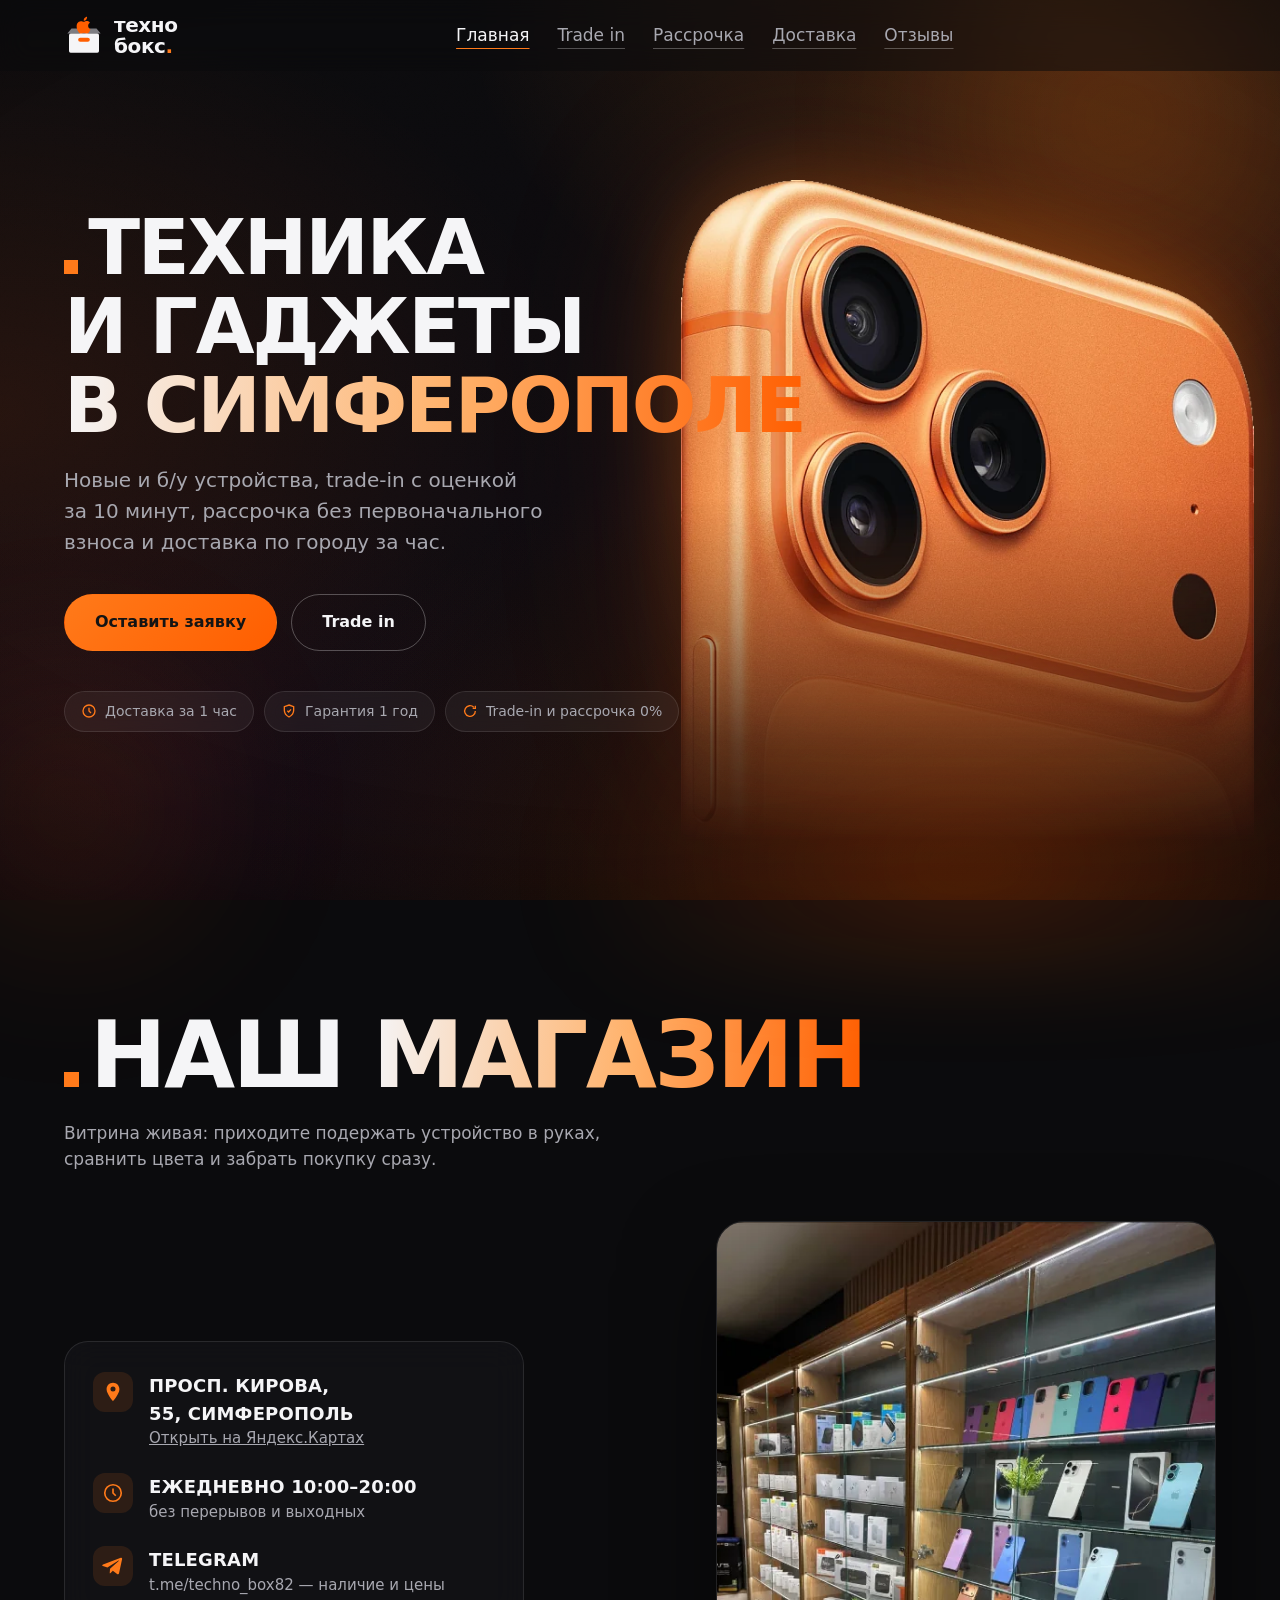
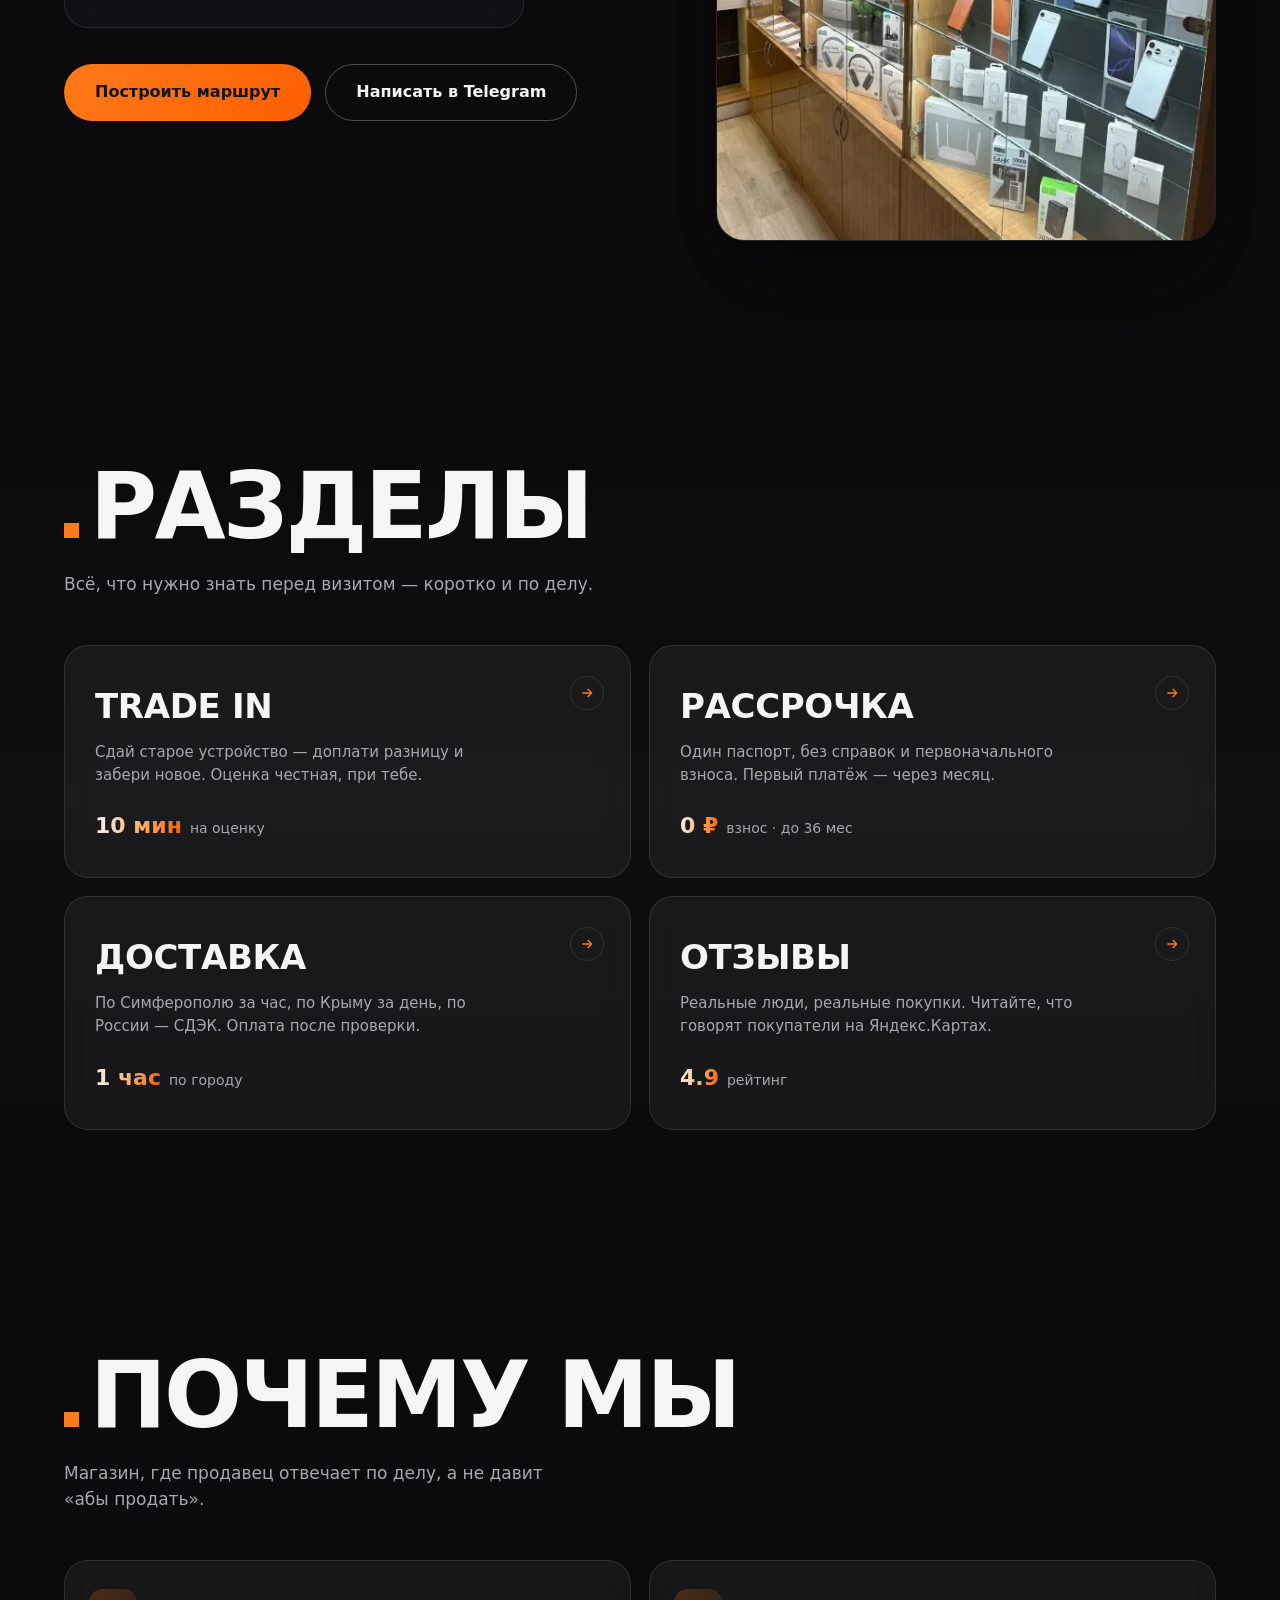
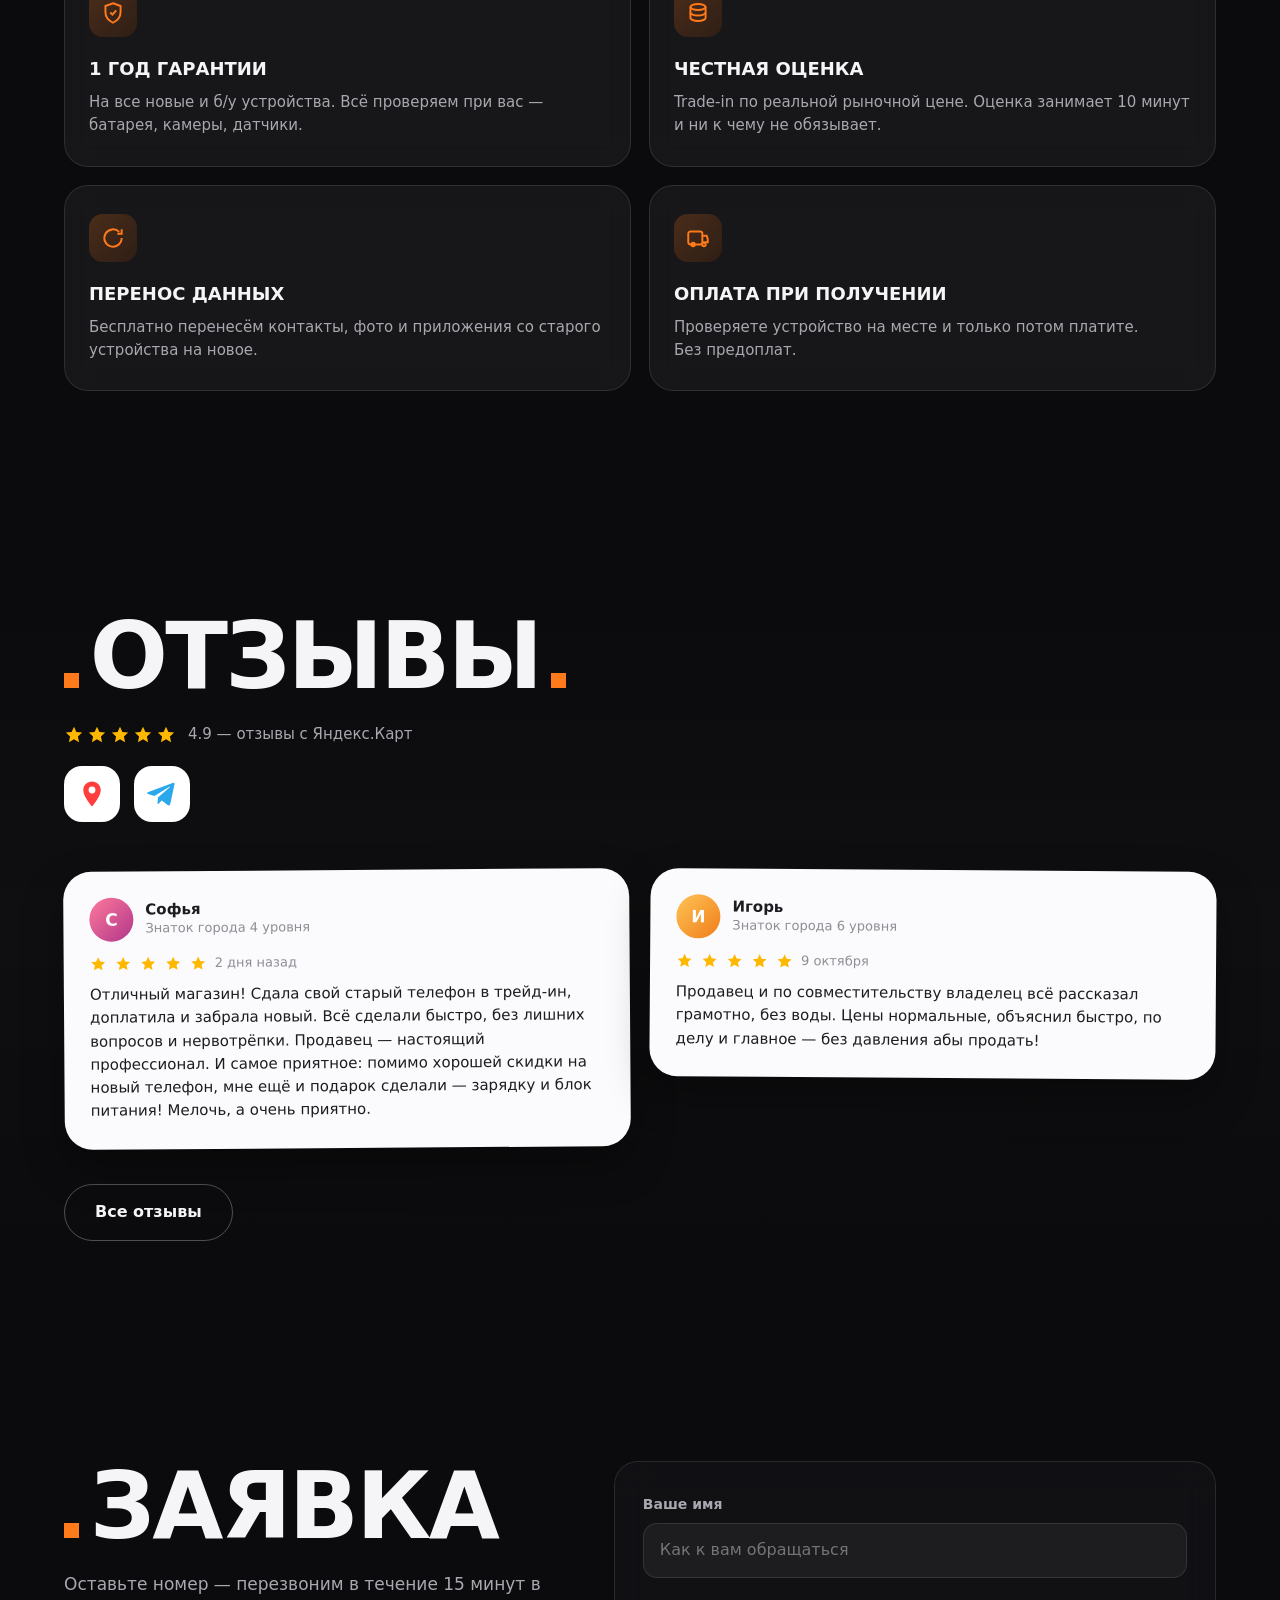
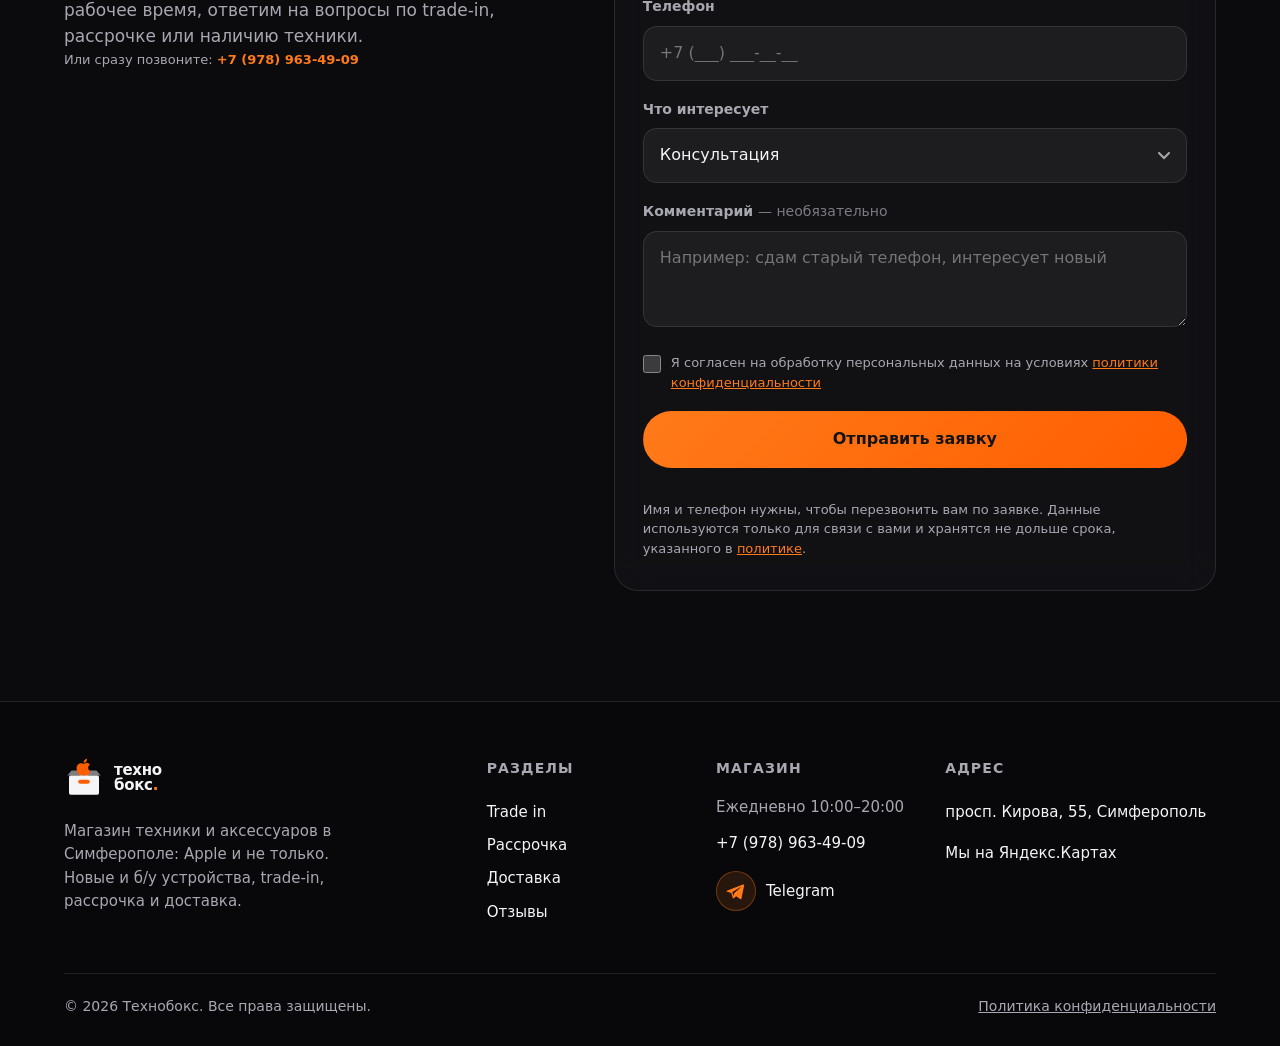
<file: index.html>
<!DOCTYPE html>
<html lang="ru">
<head>
  <meta charset="UTF-8">
  <meta name="viewport" content="width=device-width, initial-scale=1.0, viewport-fit=cover">
  <title>Технобокс — магазин техники и гаджетов в Симферополе | Trade-in, рассрочка, доставка</title>
  <meta name="description" content="Магазин техники и гаджетов в Симферополе (Apple и не только): trade-in с оценкой за 10 минут, рассрочка без первоначального взноса до 36 месяцев, доставка по городу за 1 час. Гарантия 1 год.">
  <link rel="canonical" href="https://fsduyx.github.io/techno/">
  <meta name="theme-color" content="#0b0b0d">
  <meta name="color-scheme" content="dark">
  <meta property="og:site_name" content="Технобокс">
  <meta property="og:type" content="website">
  <meta property="og:locale" content="ru_RU">
  <meta property="og:title" content="Технобокс — магазин техники и гаджетов в Симферополе">
  <meta property="og:description" content="Trade-in, рассрочка 0% до 36 месяцев, доставка по Симферополю за 1 час. Гарантия 1 год на все устройства.">
  <meta property="og:url" content="https://fsduyx.github.io/techno/">
  <meta property="og:image" content="https://fsduyx.github.io/techno/og-cover.jpg">
  <meta property="og:image:width" content="1200">
  <meta property="og:image:height" content="630">
  <meta name="twitter:card" content="summary_large_image">
  <link rel="icon" type="image/png" href="favicon.png">
  <link rel="apple-touch-icon" href="favicon.png">
  <script>document.documentElement.classList.add('js')</script>
  <link rel="preload" as="image" href="hero-phone.webp" type="image/webp" fetchpriority="high">
  <link rel="stylesheet" href="main.css?v=0163cd73">
  <script type="application/ld+json">
  {
    "@context": "https://schema.org",
    "@type": "Store",
    "name": "Технобокс",
    "description": "Магазин техники и гаджетов: Apple и не только. Trade-in, рассрочка, доставка.",
    "url": "https://fsduyx.github.io/techno/",
    "image": "https://fsduyx.github.io/techno/og-cover.jpg",
    "telephone": "+79789634909",
    "priceRange": "₽₽",
    "address": {
      "@type": "PostalAddress",
      "streetAddress": "просп. Кирова, 55",
      "addressLocality": "Симферополь",
      "addressCountry": "RU"
    },
    "geo": { "@type": "GeoCoordinates", "latitude": 44.957506, "longitude": 34.108654 },
    "openingHoursSpecification": {
      "@type": "OpeningHoursSpecification",
      "dayOfWeek": ["Monday", "Tuesday", "Wednesday", "Thursday", "Friday", "Saturday", "Sunday"],
      "opens": "10:00",
      "closes": "20:00"
    },
    "sameAs": ["https://t.me/techno_box82"]
  }
  </script>
</head>

<body data-page="home">
  <a class="skip-link" href="#main">Перейти к содержимому</a>

  <div class="page-glow" aria-hidden="true"></div>
  <div class="page-grain" aria-hidden="true"></div>
  <div class="page-vignette" aria-hidden="true"></div>

  <header class="site-header" id="siteHeader">
    <div class="container header-inner">
      <button class="burger" id="burger" type="button" aria-label="Открыть меню"
              aria-controls="siteNav" aria-expanded="false">
        <span></span><span></span><span></span>
      </button>

      <nav class="site-nav" id="siteNav" aria-label="Основная навигация">
        <a class="nav-link active" href="index.html" aria-current="page">Главная</a>
        <a class="nav-link" href="tradein.html">Trade in</a>
        <a class="nav-link" href="installment.html">Рассрочка</a>
        <a class="nav-link" href="delivery.html">Доставка</a>
        <a class="nav-link" href="reviews.html">Отзывы</a>
        <div class="nav-extra">
          <p>Ежедневно 10:00–20:00</p>
          <a class="btn btn-primary" href="tel:+79789634909">+7 (978) 963-49-09</a>
          <a class="btn btn-ghost" href="https://t.me/techno_box82" target="_blank" rel="noopener noreferrer">Написать в Telegram</a>
        </div>
      </nav>

      <a class="logo" href="index.html" aria-label="Технобокс — на главную">
        <svg class="logo-mark" viewBox="0 0 48 48" aria-hidden="true" focusable="false">
          <path d="M9 15h30l5 6H4l5-6z" fill="#7d7d82"/>
          <path transform="translate(11.5 -1.5) scale(1.05)" fill="#ff5e00"
                d="M16.6 12.9c0-2.4 2-3.6 2.1-3.7-1.1-1.7-2.9-1.9-3.5-2-1.5-.1-2.9.9-3.7.9-.8 0-1.9-.9-3.2-.8-1.6 0-3.1 1-4 2.4-1.7 3-.4 7.4 1.2 9.8.8 1.2 1.8 2.5 3.1 2.4 1.2 0 1.7-.8 3.2-.8s1.9.8 3.2.8c1.3 0 2.2-1.2 3-2.4.9-1.4 1.3-2.7 1.3-2.8 0 0-2.6-1-2.7-3.8zM14.4 5.6c.7-.9 1.2-2.1 1-3.3-.9 0-2.1.7-2.8 1.5-.6.7-1.2 2-1 3.1 1 .1 2.1-.5 2.8-1.3z"/>
          <rect x="6" y="21" width="36" height="23" rx="2" fill="#f5f5f7"/>
          <rect x="17" y="26" width="14" height="5" rx="2.5" fill="#ff5e00"/>
        </svg>
        <span>техно<br>бокс<span class="logo-dot">.</span></span>
      </a>
    </div>
  </header>

  <main id="main">
    <!-- ===================== HERO — весь экран ===================== -->
    <section class="hero" id="top">
      <div class="glow glow-1" aria-hidden="true"></div>
      <div class="glow glow-2" aria-hidden="true"></div>

      <!-- Фото iPhone: верхушка с камерами «растёт» из нижнего края -->
      <div class="hero-photo" aria-hidden="true">
        <div class="hero-photo-tilt" id="heroTilt">
          <img src="hero-phone.webp" width="632" height="794" alt="" fetchpriority="high" decoding="async">
        </div>
      </div>

      <div class="container">
        <div class="hero-inner">
          <h1 class="hero-title">
            <span class="dot" aria-hidden="true"></span>Техника и гаджеты<br>
            <span class="grad-text">в&nbsp;Симферополе</span>
          </h1>
          <p class="hero-sub">
            Новые и б/у устройства, trade-in с оценкой за 10 минут,
            рассрочка без первоначального взноса и доставка по городу за час.
          </p>

          <div class="hero-actions">
            <a class="btn btn-primary" href="#contact">Оставить заявку</a>
            <a class="btn btn-ghost" href="tradein.html">Trade in</a>
          </div>

          <ul class="hero-badges" role="list">
            <li class="badge">
              <svg viewBox="0 0 24 24" fill="none" stroke="currentColor" stroke-width="2"><circle cx="12" cy="12" r="9"/><path d="M12 7v5l3 3"/></svg>
              Доставка за 1 час
            </li>
            <li class="badge">
              <svg viewBox="0 0 24 24" fill="none" stroke="currentColor" stroke-width="2"><path d="M12 3l7 2.5V11c0 4.5-3 8-7 10-4-2-7-5.5-7-10V5.5L12 3z"/><path d="M9.5 11.5l2 2 3.5-4"/></svg>
              Гарантия 1 год
            </li>
            <li class="badge">
              <svg viewBox="0 0 24 24" fill="none" stroke="currentColor" stroke-width="2"><path d="M20 12a8 8 0 1 1-2.3-5.6M20 4v4h-4"/></svg>
              Trade-in и рассрочка 0%
            </li>
          </ul>
        </div>
      </div>
    </section>

    <!-- ===================== НАШ МАГАЗИН ===================== -->
    <section aria-labelledby="store-title">
      <div class="container">
        <h2 class="section-title reveal" id="store-title">
          <span class="dot" aria-hidden="true"></span>Наш <span class="grad-text">магазин</span>
        </h2>
        <p class="section-lead reveal">
          Витрина живая: приходите подержать устройство в руках,
          сравнить цвета и забрать покупку сразу.
        </p>

        <div class="store-grid">
          <div>
            <div class="glass-list glass-list--flush reveal">
              <div class="glass-item">
                <div class="ico"><svg viewBox="0 0 24 24" fill="currentColor"><path d="M12 2C8.1 2 5 5.1 5 9c0 5.2 7 13 7 13s7-7.8 7-13c0-3.9-3.1-7-7-7zm0 9.5A2.5 2.5 0 1 1 12 6a2.5 2.5 0 0 1 0 5.5z"/></svg></div>
                <div><h3>просп. Кирова, 55, Симферополь</h3><p><a href="https://yandex.ru/maps/146/simferopol/house/prospekt_kirova_55/Z00YdwdoT0ADQFpufXV0dnljYg==/" target="_blank" rel="noopener noreferrer">Открыть на Яндекс.Картах</a></p></div>
              </div>
              <div class="glass-item">
                <div class="ico"><svg viewBox="0 0 24 24" fill="none" stroke="currentColor" stroke-width="1.8"><circle cx="12" cy="12" r="9"/><path d="M12 7v5l3 3"/></svg></div>
                <div><h3>Ежедневно 10:00–20:00</h3><p>без перерывов и выходных</p></div>
              </div>
              <div class="glass-item">
                <div class="ico"><svg viewBox="0 0 24 24" fill="currentColor"><path d="M21.9 4.6L18.6 20c-.25 1.1-.9 1.4-1.8.9l-5-3.7-2.4 2.3c-.27.27-.5.5-1 .5l.36-5.1L18.2 6.5c.4-.36-.1-.56-.62-.2L5.9 13.6l-5-1.6c-1.1-.34-1.1-1.1.23-1.62L20.5 3.1c.92-.34 1.72.2 1.4 1.5z"/></svg></div>
                <div><h3>Telegram</h3><p>t.me/techno_box82 — наличие и цены</p></div>
              </div>
            </div>

            <div class="section-cta reveal">
              <a class="btn btn-primary" href="https://yandex.ru/maps/org/tekhno_boks/146825804500/?indoorLevel=1&ll=34.108654%2C44.957506&z=17"
                 target="_blank" rel="noopener noreferrer">Построить маршрут</a>
              <a class="btn btn-ghost" href="https://t.me/techno_box82" target="_blank" rel="noopener noreferrer">Написать в Telegram</a>
            </div>
          </div>

          <!-- Фото витрины магазина -->
          <div class="store-shell reveal">
            <img src="store-showcase.webp" width="535" height="721" alt="Витрина магазина Технобокс: iPhone, чехлы и аксессуары" loading="lazy" decoding="async">
          </div>
        </div>
      </div>
    </section>

    <!-- ===================== КАТЕГОРИИ ===================== -->
    <section class="section-alt" id="categories" aria-labelledby="cat-title">
      <div class="container">
        <h2 class="section-title reveal" id="cat-title">
          <span class="dot" aria-hidden="true"></span>Разделы
        </h2>
        <p class="section-lead reveal">
          Всё, что нужно знать перед визитом — коротко и по делу.
        </p>

        <div class="cat-grid">
          <a class="cat-card reveal" href="tradein.html">
            <h3>Trade in</h3>
            <p>Сдай старое устройство — доплати разницу и забери новое. Оценка честная, при тебе.</p>
            <span class="cat-detail"><strong class="grad-text">10 мин</strong> на оценку</span>
            <span class="cat-arrow" aria-hidden="true">
              <svg viewBox="0 0 24 24" fill="none" stroke="currentColor" stroke-width="2" width="16" height="16"><path d="M5 12h14M13 6l6 6-6 6"/></svg>
            </span>
          </a>

          <a class="cat-card reveal" href="installment.html">
            <h3>Рассрочка</h3>
            <p>Один паспорт, без справок и первоначального взноса. Первый платёж — через месяц.</p>
            <span class="cat-detail"><strong class="grad-text">0 ₽</strong> взнос · до 36 мес</span>
            <span class="cat-arrow" aria-hidden="true">
              <svg viewBox="0 0 24 24" fill="none" stroke="currentColor" stroke-width="2" width="16" height="16"><path d="M5 12h14M13 6l6 6-6 6"/></svg>
            </span>
          </a>

          <a class="cat-card reveal" href="delivery.html">
            <h3>Доставка</h3>
            <p>По Симферополю за час, по Крыму за день, по России — СДЭК. Оплата после проверки.</p>
            <span class="cat-detail"><strong class="grad-text">1 час</strong> по городу</span>
            <span class="cat-arrow" aria-hidden="true">
              <svg viewBox="0 0 24 24" fill="none" stroke="currentColor" stroke-width="2" width="16" height="16"><path d="M5 12h14M13 6l6 6-6 6"/></svg>
            </span>
          </a>

          <a class="cat-card reveal" href="reviews.html">
            <h3>Отзывы</h3>
            <p>Реальные люди, реальные покупки. Читайте, что говорят покупатели на Яндекс.Картах.</p>
            <span class="cat-detail"><strong class="grad-text">4.9</strong> рейтинг</span>
            <span class="cat-arrow" aria-hidden="true">
              <svg viewBox="0 0 24 24" fill="none" stroke="currentColor" stroke-width="2" width="16" height="16"><path d="M5 12h14M13 6l6 6-6 6"/></svg>
            </span>
          </a>
        </div>
      </div>
    </section>

    <!-- ===================== ПРЕИМУЩЕСТВА ===================== -->
    <section id="advantages" aria-labelledby="adv-title">
      <div class="container">
        <h2 class="section-title reveal" id="adv-title">
          <span class="dot" aria-hidden="true"></span>Почему мы
        </h2>
        <p class="section-lead reveal">
          Магазин, где продавец отвечает по делу, а не давит «абы продать».
        </p>

        <div class="adv-grid">
          <article class="adv-card reveal">
            <div class="ico">
              <svg viewBox="0 0 24 24" fill="none" stroke="currentColor" stroke-width="1.8"><path d="M12 3l7 2.5V11c0 4.5-3 8-7 10-4-2-7-5.5-7-10V5.5L12 3z"/><path d="M9.5 11.5l2 2 3.5-4"/></svg>
            </div>
            <h3>1 год гарантии</h3>
            <p>На все новые и б/у устройства. Всё проверяем при вас — батарея, камеры, датчики.</p>
          </article>

          <article class="adv-card reveal">
            <div class="ico">
              <svg viewBox="0 0 24 24" fill="none" stroke="currentColor" stroke-width="1.8"><ellipse cx="12" cy="6.5" rx="7" ry="2.8"/><path d="M5 6.5v5c0 1.5 3.1 2.8 7 2.8s7-1.3 7-2.8v-5"/><path d="M5 11.5v5c0 1.5 3.1 2.8 7 2.8s7-1.3 7-2.8v-5"/></svg>
            </div>
            <h3>Честная оценка</h3>
            <p>Trade-in по реальной рыночной цене. Оценка занимает 10 минут и ни к чему не обязывает.</p>
          </article>

          <article class="adv-card reveal">
            <div class="ico">
              <svg viewBox="0 0 24 24" fill="none" stroke="currentColor" stroke-width="1.8"><path d="M20 12a8 8 0 1 1-2.3-5.6M20 4v4h-4"/></svg>
            </div>
            <h3>Перенос данных</h3>
            <p>Бесплатно перенесём контакты, фото и приложения со старого устройства на новое.</p>
          </article>

          <article class="adv-card reveal">
            <div class="ico">
              <svg viewBox="0 0 24 24" fill="none" stroke="currentColor" stroke-width="1.8"><rect x="3" y="6" width="13" height="12" rx="2"/><path d="M16 10h4l1 3v3h-5"/><circle cx="7.5" cy="18" r="1.6"/><circle cx="17.5" cy="18" r="1.6"/></svg>
            </div>
            <h3>Оплата при получении</h3>
            <p>Проверяете устройство на месте и только потом платите. Без предоплат.</p>
          </article>
        </div>
      </div>
    </section>

    <!-- ===================== ОТЗЫВЫ (кратко) ===================== -->
    <section class="section-alt" id="reviews" aria-labelledby="rev-title">
      <div class="container">

        <div class="reviews-head">
          <h2 class="section-title reveal" id="rev-title">
            <span class="dot" aria-hidden="true"></span>Отзывы<span class="dot-end" aria-hidden="true"></span>
          </h2>

          <p class="rating-line reveal">
            <span class="stars" role="img" aria-label="Оценка 5 из 5">
              <svg class="star" viewBox="0 0 24 24"><use href="#icon-star"/></svg>
              <svg class="star" viewBox="0 0 24 24"><use href="#icon-star"/></svg>
              <svg class="star" viewBox="0 0 24 24"><use href="#icon-star"/></svg>
              <svg class="star" viewBox="0 0 24 24"><use href="#icon-star"/></svg>
              <svg class="star" viewBox="0 0 24 24"><use href="#icon-star"/></svg>
            </span>
            4.9 — отзывы с Яндекс.Карт
          </p>

          <div class="review-chips reveal">
            <a class="chip chip-pin" href="https://yandex.ru/maps/org/tekhno_boks/146825804500/?indoorLevel=1&ll=34.108654%2C44.957506&z=17"
               target="_blank" rel="noopener noreferrer" aria-label="Мы на Яндекс.Картах">
              <svg viewBox="0 0 24 24" fill="currentColor"><path d="M12 2C8.1 2 5 5.1 5 9c0 5.2 7 13 7 13s7-7.8 7-13c0-3.9-3.1-7-7-7zm0 9.5A2.5 2.5 0 1 1 12 6a2.5 2.5 0 0 1 0 5.5z"/></svg>
            </a>
            <a class="chip chip-tg" href="https://t.me/techno_box82"
               target="_blank" rel="noopener noreferrer" aria-label="Мы в Telegram">
              <svg viewBox="0 0 24 24" fill="currentColor"><path d="M21.9 4.6L18.6 20c-.25 1.1-.9 1.4-1.8.9l-5-3.7-2.4 2.3c-.27.27-.5.5-1 .5l.36-5.1L18.2 6.5c.4-.36-.1-.56-.62-.2L5.9 13.6l-5-1.6c-1.1-.34-1.1-1.1.23-1.62L20.5 3.1c.92-.34 1.72.2 1.4 1.5z"/></svg>
            </a>
          </div>
        </div>

        <div class="reviews-grid">
          <article class="review-card">
            <div class="review-top">
              <span class="avatar av-1" aria-hidden="true">С</span>
              <div>
                <p class="review-author">Софья</p>
                <p class="review-level">Знаток города 4 уровня</p>
              </div>
            </div>
            <div class="review-meta" role="img" aria-label="Оценка 5 из 5">
              <svg class="star" viewBox="0 0 24 24"><use href="#icon-star"/></svg>
              <svg class="star" viewBox="0 0 24 24"><use href="#icon-star"/></svg>
              <svg class="star" viewBox="0 0 24 24"><use href="#icon-star"/></svg>
              <svg class="star" viewBox="0 0 24 24"><use href="#icon-star"/></svg>
              <svg class="star" viewBox="0 0 24 24"><use href="#icon-star"/></svg>
              <span class="review-date">2 дня назад</span>
            </div>
            <p class="review-text">
              Отличный магазин! Сдала свой старый телефон в трейд-ин, доплатила и забрала новый.
              Всё сделали быстро, без лишних вопросов и нервотрёпки. Продавец — настоящий профессионал.
              И самое приятное: помимо хорошей скидки на новый телефон, мне ещё и подарок сделали —
              зарядку и блок питания! Мелочь, а очень приятно.
            </p>
          </article>

          <article class="review-card">
            <div class="review-top">
              <span class="avatar av-4" aria-hidden="true">И</span>
              <div>
                <p class="review-author">Игорь</p>
                <p class="review-level">Знаток города 6 уровня</p>
              </div>
            </div>
            <div class="review-meta" role="img" aria-label="Оценка 5 из 5">
              <svg class="star" viewBox="0 0 24 24"><use href="#icon-star"/></svg>
              <svg class="star" viewBox="0 0 24 24"><use href="#icon-star"/></svg>
              <svg class="star" viewBox="0 0 24 24"><use href="#icon-star"/></svg>
              <svg class="star" viewBox="0 0 24 24"><use href="#icon-star"/></svg>
              <svg class="star" viewBox="0 0 24 24"><use href="#icon-star"/></svg>
              <span class="review-date">9 октября</span>
            </div>
            <p class="review-text">
              Продавец и по совместительству владелец всё рассказал грамотно, без воды.
              Цены нормальные, объяснил быстро, по делу и главное — без давления абы продать!
            </p>
          </article>
        </div>

        <div class="section-cta reveal">
          <a class="btn btn-ghost" href="reviews.html">Все отзывы</a>
        </div>
      </div>
    </section>

    <!-- ===================== ФОРМА ЗАЯВКИ ===================== -->
    <section id="contact" aria-labelledby="ct-title">
      <div class="container">
        <div class="contact-wrap">
          <div>
            <h2 class="section-title reveal" id="ct-title">
              <span class="dot" aria-hidden="true"></span>Заявка
            </h2>
            <p class="section-lead reveal">
              Оставьте номер — перезвоним в течение 15 минут в рабочее время,
              ответим на вопросы по trade-in, рассрочке или наличию техники.
            </p>
            <p class="form-note reveal">
              Или сразу позвоните:
              <a class="link-accent" href="tel:+79789634909">+7 (978) 963-49-09</a>
            </p>
          </div>

          <form class="contact-form reveal" id="leadForm" novalidate>
            <div class="field" id="f-name">
              <label for="name">Ваше имя</label>
              <input type="text" id="name" name="name" autocomplete="name" maxlength="60" aria-describedby="err-name"
                     placeholder="Как к вам обращаться" required>
              <span class="field-error" id="err-name">Укажите имя — минимум 2 символа</span>
            </div>

            <div class="field" id="f-phone">
              <label for="phone">Телефон</label>
              <input type="tel" id="phone" name="phone" inputmode="tel"
                     autocomplete="tel" maxlength="18" aria-describedby="err-phone"
                     placeholder="+7 (___) ___-__-__" required>
              <span class="field-error" id="err-phone">Введите номер полностью</span>
            </div>

            <div class="field">
              <label for="topic">Что интересует</label>
              <select id="topic" name="topic">
                <option value="consult">Консультация</option>
                <option value="tradein">Trade-in</option>
                <option value="installment">Рассрочка</option>
                <option value="delivery">Доставка</option>
              </select>
            </div>

            <div class="field">
              <label for="comment">Комментарий <span class="optional">необязательно</span></label>
              <textarea id="comment" name="comment" maxlength="500"
                        placeholder="Например: сдам старый телефон, интересует новый"></textarea>
            </div>

            <!-- Honeypot: человек не видит это поле, боты его заполняют -->
            <div class="hp" aria-hidden="true">
              <label for="website">Сайт</label>
              <input type="text" id="website" name="website" tabindex="-1" autocomplete="off">
            </div>

            <div class="consent" id="f-consent">
              <input type="checkbox" id="consent" name="consent" required aria-describedby="err-consent">
              <label for="consent">
                Я согласен на обработку персональных данных на условиях
                <a href="privacy.html" target="_blank" rel="noopener noreferrer">политики конфиденциальности</a>
              </label>
            </div>
            <span class="field-error field-error--consent" id="err-consent" hidden>Нужно согласие на обработку данных</span>

            <button type="submit" class="btn btn-primary" id="submitBtn">Отправить заявку</button>
            <p class="form-privacy">
              Имя и телефон нужны, чтобы перезвонить вам по заявке. Данные используются
              только для связи с вами и хранятся не дольше срока, указанного в
              <a href="privacy.html" target="_blank" rel="noopener noreferrer">политике</a>.
            </p>
          </form>
        </div>
      </div>
    </section>
  </main>

  <footer class="site-footer">
    <div class="container">
      <div class="footer-grid">
        <div class="footer-col">
          <a class="logo" href="index.html" aria-label="Технобокс — наверх">
            <svg class="logo-mark" viewBox="0 0 48 48" aria-hidden="true" focusable="false">
          <path d="M9 15h30l5 6H4l5-6z" fill="#7d7d82"/>
          <path transform="translate(11.5 -1.5) scale(1.05)" fill="#ff5e00"
                d="M16.6 12.9c0-2.4 2-3.6 2.1-3.7-1.1-1.7-2.9-1.9-3.5-2-1.5-.1-2.9.9-3.7.9-.8 0-1.9-.9-3.2-.8-1.6 0-3.1 1-4 2.4-1.7 3-.4 7.4 1.2 9.8.8 1.2 1.8 2.5 3.1 2.4 1.2 0 1.7-.8 3.2-.8s1.9.8 3.2.8c1.3 0 2.2-1.2 3-2.4.9-1.4 1.3-2.7 1.3-2.8 0 0-2.6-1-2.7-3.8zM14.4 5.6c.7-.9 1.2-2.1 1-3.3-.9 0-2.1.7-2.8 1.5-.6.7-1.2 2-1 3.1 1 .1 2.1-.5 2.8-1.3z"/>
          <rect x="6" y="21" width="36" height="23" rx="2" fill="#f5f5f7"/>
          <rect x="17" y="26" width="14" height="5" rx="2.5" fill="#ff5e00"/>
        </svg>
            <span>техно<br>бокс<span class="logo-dot">.</span></span>
          </a>
          <p>
            Магазин техники и аксессуаров в Симферополе: Apple и не только. Новые и б/у устройства, trade-in, рассрочка и доставка.
          </p>
        </div>

        <div class="footer-col">
          <h3>Разделы</h3>
          <a href="tradein.html">Trade in</a>
          <a href="installment.html">Рассрочка</a>
          <a href="delivery.html">Доставка</a>
          <a href="reviews.html">Отзывы</a>
        </div>

        <div class="footer-col">
          <h3>Магазин</h3>
          <p>Ежедневно 10:00–20:00</p>
          <a href="tel:+79789634909">+7 (978) 963-49-09</a>
          <a class="social-link" href="https://t.me/techno_box82" target="_blank" rel="noopener noreferrer" aria-label="Наш Telegram-канал: t.me/techno_box82">
            <span class="social-ico" aria-hidden="true"><svg viewBox="0 0 24 24" fill="currentColor" aria-hidden="true" focusable="false"><path d="M21.5 4.3 2.9 11.5c-1.3.5-1.2 1.2-.2 1.5l4.8 1.5 1.8 5.6c.2.6.1.8.7.8.5 0 .7-.2 1-.5l2.3-2.2 4.8 3.5c.9.5 1.5.2 1.7-.8L22.9 5.7c.3-1.2-.5-1.7-1.4-1.4zM8.6 13.6l9.6-6c.5-.3.9-.1.5.2l-7.8 7-.3 3.3-2-4.5z"/></svg></span>
            <span>Telegram</span>
          </a>
        </div>

        <div class="footer-col">
          <h3>Адрес</h3>
          <p><a href="https://yandex.ru/maps/146/simferopol/house/prospekt_kirova_55/Z00YdwdoT0ADQFpufXV0dnljYg==/" target="_blank" rel="noopener noreferrer">просп. Кирова, 55, Симферополь</a></p>
          <a href="https://yandex.ru/maps/org/tekhno_boks/146825804500/?indoorLevel=1&ll=34.108654%2C44.957506&z=17" target="_blank" rel="noopener noreferrer">Мы на Яндекс.Картах</a>
        </div>
      </div>

      <div class="footer-bottom">
        <p>© <span id="year">2026</span> Технобокс. Все права защищены.</p>
        <a href="privacy.html">Политика конфиденциальности</a>
      </div>
    </div>
  </footer>

  <div class="toast" id="toast" role="status" aria-live="polite"></div>

  <svg style="display:none" aria-hidden="true">
    <symbol id="icon-star" viewBox="0 0 24 24">
      <path d="M12 2l2.9 6.3 6.9.8-5.1 4.7 1.4 6.8L12 17.2 5.9 20.6l1.4-6.8L2.2 9.1l6.9-.8L12 2z"/>
    </symbol>
  </svg>

  <script src="main.js?v=9632f119" defer></script>
</body>
</html>
</file>
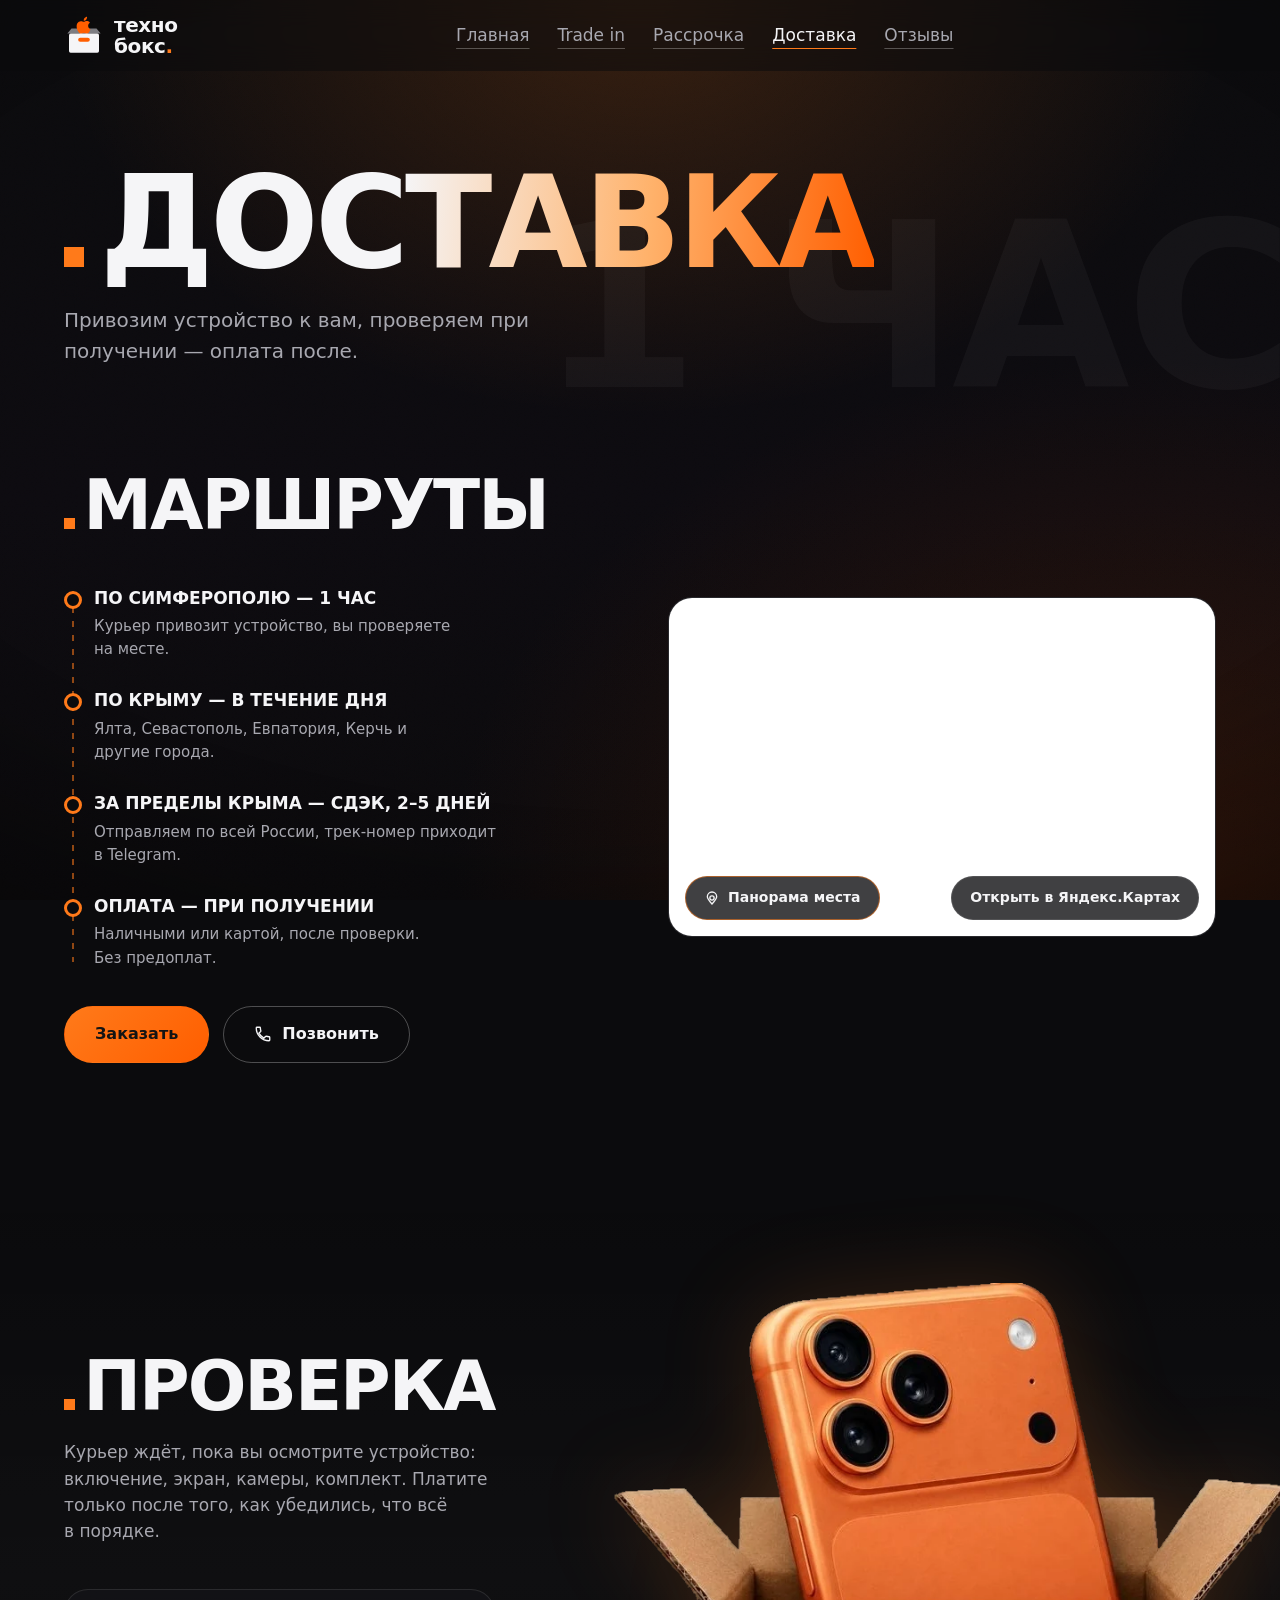
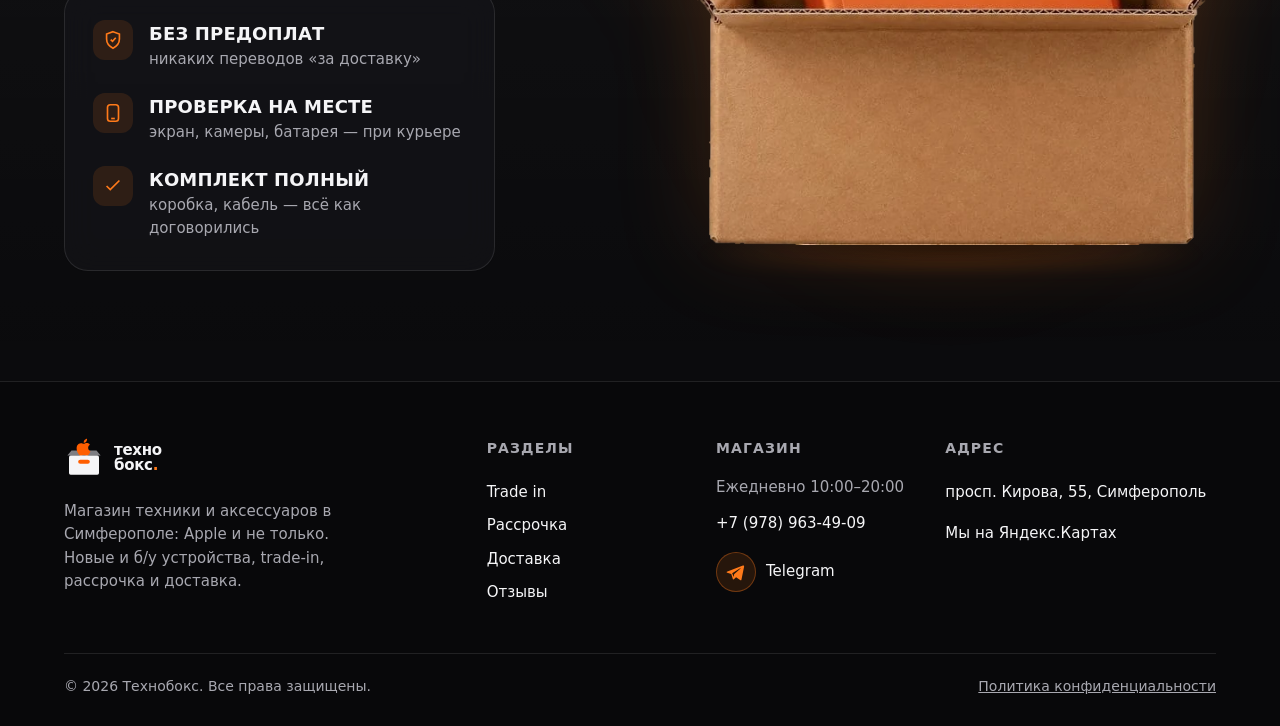
<file: delivery.html>
<!DOCTYPE html>
<html lang="ru">
<head>
  <meta charset="UTF-8">
  <meta name="viewport" content="width=device-width, initial-scale=1.0, viewport-fit=cover">
  <title>Доставка — Симферополь за 1 час, Крым за день | Технобокс</title>
  <meta name="description" content="Доставка техники: Симферополь — 1 час, Крым — в течение дня, Россия — СДЭК 2–5 дней. Оплата при получении после проверки.">
  <link rel="canonical" href="https://fsduyx.github.io/techno/delivery.html">
  <meta name="theme-color" content="#0b0b0d">
  <meta name="color-scheme" content="dark">
  <meta property="og:site_name" content="Технобокс">
  <meta property="og:type" content="website">
  <meta property="og:locale" content="ru_RU">
  <meta property="og:title" content="Доставка — Технобокс Симферополь">
  <meta property="og:description" content="Симферополь — 1 час, Крым — день, Россия — СДЭК. Оплата после проверки.">
  <meta property="og:url" content="https://fsduyx.github.io/techno/delivery.html">
  <meta property="og:image" content="https://fsduyx.github.io/techno/og-cover.jpg">
  <meta property="og:image:width" content="1200">
  <meta property="og:image:height" content="630">
  <meta name="twitter:card" content="summary_large_image">
  <link rel="icon" type="image/png" href="favicon.png">
  <link rel="apple-touch-icon" href="favicon.png">
  <script>document.documentElement.classList.add('js')</script>
  <link rel="stylesheet" href="main.css?v=0163cd73">
</head>

<body data-page="delivery">
  <a class="skip-link" href="#main">Перейти к содержимому</a>

  <div class="page-glow" aria-hidden="true"></div>
  <div class="page-grain" aria-hidden="true"></div>
  <div class="page-vignette" aria-hidden="true"></div>

  <header class="site-header" id="siteHeader">
    <div class="container header-inner">
      <button class="burger" id="burger" type="button" aria-label="Открыть меню"
              aria-controls="siteNav" aria-expanded="false">
        <span></span><span></span><span></span>
      </button>

      <nav class="site-nav" id="siteNav" aria-label="Основная навигация">
        <a class="nav-link" href="index.html">Главная</a>
        <a class="nav-link" href="tradein.html">Trade in</a>
        <a class="nav-link" href="installment.html">Рассрочка</a>
        <a class="nav-link active" href="delivery.html" aria-current="page">Доставка</a>
        <a class="nav-link" href="reviews.html">Отзывы</a>
        <div class="nav-extra">
          <p>Ежедневно 10:00–20:00</p>
          <a class="btn btn-primary" href="tel:+79789634909">+7 (978) 963-49-09</a>
          <a class="btn btn-ghost" href="https://t.me/techno_box82" target="_blank" rel="noopener noreferrer">Написать в Telegram</a>
        </div>
      </nav>

      <a class="logo" href="index.html" aria-label="Технобокс — на главную">
        <svg class="logo-mark" viewBox="0 0 48 48" aria-hidden="true" focusable="false">
          <path d="M9 15h30l5 6H4l5-6z" fill="#7d7d82"/>
          <path transform="translate(11.5 -1.5) scale(1.05)" fill="#ff5e00"
                d="M16.6 12.9c0-2.4 2-3.6 2.1-3.7-1.1-1.7-2.9-1.9-3.5-2-1.5-.1-2.9.9-3.7.9-.8 0-1.9-.9-3.2-.8-1.6 0-3.1 1-4 2.4-1.7 3-.4 7.4 1.2 9.8.8 1.2 1.8 2.5 3.1 2.4 1.2 0 1.7-.8 3.2-.8s1.9.8 3.2.8c1.3 0 2.2-1.2 3-2.4.9-1.4 1.3-2.7 1.3-2.8 0 0-2.6-1-2.7-3.8zM14.4 5.6c.7-.9 1.2-2.1 1-3.3-.9 0-2.1.7-2.8 1.5-.6.7-1.2 2-1 3.1 1 .1 2.1-.5 2.8-1.3z"/>
          <rect x="6" y="21" width="36" height="23" rx="2" fill="#f5f5f7"/>
          <rect x="17" y="26" width="14" height="5" rx="2.5" fill="#ff5e00"/>
        </svg>
        <span>техно<br>бокс<span class="logo-dot">.</span></span>
      </a>
    </div>
  </header>

  <main id="main">
    <section class="page-hero">
      <span class="ghost-word" aria-hidden="true">1 час</span>
      <div class="container">
        <h1 class="reveal"><span class="dot" aria-hidden="true"></span>Дос<span class="grad-text">тавка</span></h1>
        <p class="page-lead reveal">
          Привозим устройство к вам, проверяем при получении —
          оплата после.
        </p>
      </div>
    </section>

    <!-- Таймлайн + карта -->
    <section class="section--tight" aria-labelledby="dlv-title">
      <div class="container">
        <div class="split">
          <div>
            <h2 class="section-title reveal" id="dlv-title">
              <span class="dot" aria-hidden="true"></span>Маршруты
            </h2>

            <div class="timeline reveal">
              <div class="timeline-item">
                <h3>По Симферополю — 1 час</h3>
                <p>Курьер привозит устройство, вы проверяете на месте.</p>
              </div>
              <div class="timeline-item">
                <h3>По Крыму — в течение дня</h3>
                <p>Ялта, Севастополь, Евпатория, Керчь и другие города.</p>
              </div>
              <div class="timeline-item">
                <h3>За пределы Крыма — СДЭК, 2–5 дней</h3>
                <p>Отправляем по всей России, трек-номер приходит в Telegram.</p>
              </div>
              <div class="timeline-item">
                <h3>Оплата — при получении</h3>
                <p>Наличными или картой, после проверки. Без предоплат.</p>
              </div>
            </div>

            <div class="section-cta reveal">
              <a class="btn btn-primary" href="index.html#contact">Заказать</a>
              <a class="btn btn-ghost" href="tel:+79789634909">
                <svg viewBox="0 0 24 24" fill="none" stroke="currentColor" stroke-width="1.8" width="18" height="18"><path d="M6.6 10.8c1.4 2.8 3.8 5.1 6.6 6.6l2.2-2.2c.3-.3.7-.4 1-.2 1.1.4 2.3.6 3.6.6.6 0 1 .4 1 1V20c0 .6-.4 1-1 1C10.6 21 3 13.4 3 4c0-.6.4-1 1-1h3.5c.6 0 1 .4 1 1 0 1.2.2 2.4.6 3.6.1.3 0 .7-.2 1l-2.3 2.2z"/></svg>
                Позвонить
              </a>
            </div>
          </div>

          <!-- Живая Яндекс.Карта -->
          <div class="map-card reveal">
            <iframe
              src="https://yandex.ru/map-widget/v1/?ll=34.108654%2C44.957506&z=17&pt=34.108505%2C44.957621"
              title="Технобокс на Яндекс.Картах — Симферополь"
              loading="lazy"
              referrerpolicy="strict-origin-when-cross-origin"
              allowfullscreen></iframe>
            <a class="map-pano-link"
               href="https://yandex.ru/maps/org/tekhno_boks/146825804500/panorama/?ll=34.108654%2C44.957506&panorama%5Bdirection%5D=111.600000%2C10.000000&panorama%5Bfull%5D=true&panorama%5Bpoint%5D=34.108505%2C44.957621&panorama%5Bspan%5D=0.000000%2C0.000000&z=17"
               target="_blank" rel="noopener noreferrer">
              <svg viewBox="0 0 24 24" fill="none" stroke="currentColor" stroke-width="2" width="16" height="16" aria-hidden="true"><circle cx="12" cy="12" r="3.2"/><path d="M12 21c4-4.5 7-8 7-11a7 7 0 1 0-14 0c0 3 3 6.5 7 11z"/></svg>
              Панорама места
            </a>
            <a class="map-open-link"
               href="https://yandex.ru/maps/org/tekhno_boks/146825804500/?indoorLevel=1&ll=34.108654%2C44.957506&z=17"
               target="_blank" rel="noopener noreferrer">
              Открыть в Яндекс.Картах
            </a>
          </div>
        </div>
      </div>
    </section>

    <!-- Проверка при получении + iPhone из коробки напротив -->
    <section class="section-alt" aria-labelledby="check-title">
      <div class="container">
        <div class="split split-check">
          <div>
            <h2 class="section-title reveal" id="check-title">
              <span class="dot" aria-hidden="true"></span>Проверка
            </h2>
            <p class="section-lead reveal">
              Курьер ждёт, пока вы осмотрите устройство: включение,
              экран, камеры, комплект. Платите только после того,
              как убедились, что всё в порядке.
            </p>

            <div class="glass-list reveal">
              <div class="glass-item">
                <div class="ico"><svg viewBox="0 0 24 24" fill="none" stroke="currentColor" stroke-width="1.8"><path d="M12 3l7 2.5V11c0 4.5-3 8-7 10-4-2-7-5.5-7-10V5.5L12 3z"/><path d="M9.5 11.5l2 2 3.5-4"/></svg></div>
                <div><h3>Без предоплат</h3><p>никаких переводов «за доставку»</p></div>
              </div>
              <div class="glass-item">
                <div class="ico"><svg viewBox="0 0 24 24" fill="none" stroke="currentColor" stroke-width="1.8"><rect x="6" y="3" width="12" height="18" rx="3"/><path d="M10 18h4"/></svg></div>
                <div><h3>Проверка на месте</h3><p>экран, камеры, батарея — при курьере</p></div>
              </div>
              <div class="glass-item">
                <div class="ico"><svg viewBox="0 0 24 24" fill="none" stroke="currentColor" stroke-width="1.8"><path d="M5 12l4 4L19 6"/></svg></div>
                <div><h3>Комплект полный</h3><p>коробка, кабель — всё как договорились</p></div>
              </div>
            </div>
          </div>

          <!-- Фото: iPhone выезжает из коробки — во весь блок -->
          <div class="photo-stage photo-check reveal" aria-hidden="true">
            <div class="photo-halo"></div>
            <img src="case-box.webp" width="763" height="630" alt="" loading="lazy" decoding="async">
          </div>
        </div>
      </div>
    </section>
  </main>

  <footer class="site-footer">
    <div class="container">
      <div class="footer-grid">
        <div class="footer-col">
          <a class="logo" href="index.html" aria-label="Технобокс — наверх">
            <svg class="logo-mark" viewBox="0 0 48 48" aria-hidden="true" focusable="false">
          <path d="M9 15h30l5 6H4l5-6z" fill="#7d7d82"/>
          <path transform="translate(11.5 -1.5) scale(1.05)" fill="#ff5e00"
                d="M16.6 12.9c0-2.4 2-3.6 2.1-3.7-1.1-1.7-2.9-1.9-3.5-2-1.5-.1-2.9.9-3.7.9-.8 0-1.9-.9-3.2-.8-1.6 0-3.1 1-4 2.4-1.7 3-.4 7.4 1.2 9.8.8 1.2 1.8 2.5 3.1 2.4 1.2 0 1.7-.8 3.2-.8s1.9.8 3.2.8c1.3 0 2.2-1.2 3-2.4.9-1.4 1.3-2.7 1.3-2.8 0 0-2.6-1-2.7-3.8zM14.4 5.6c.7-.9 1.2-2.1 1-3.3-.9 0-2.1.7-2.8 1.5-.6.7-1.2 2-1 3.1 1 .1 2.1-.5 2.8-1.3z"/>
          <rect x="6" y="21" width="36" height="23" rx="2" fill="#f5f5f7"/>
          <rect x="17" y="26" width="14" height="5" rx="2.5" fill="#ff5e00"/>
        </svg>
            <span>техно<br>бокс<span class="logo-dot">.</span></span>
          </a>
          <p>
            Магазин техники и аксессуаров в Симферополе: Apple и не только. Новые и б/у устройства, trade-in, рассрочка и доставка.
          </p>
        </div>

        <div class="footer-col">
          <h3>Разделы</h3>
          <a href="tradein.html">Trade in</a>
          <a href="installment.html">Рассрочка</a>
          <a href="delivery.html">Доставка</a>
          <a href="reviews.html">Отзывы</a>
        </div>

        <div class="footer-col">
          <h3>Магазин</h3>
          <p>Ежедневно 10:00–20:00</p>
          <a href="tel:+79789634909">+7 (978) 963-49-09</a>
          <a class="social-link" href="https://t.me/techno_box82" target="_blank" rel="noopener noreferrer" aria-label="Наш Telegram-канал: t.me/techno_box82">
            <span class="social-ico" aria-hidden="true"><svg viewBox="0 0 24 24" fill="currentColor" aria-hidden="true" focusable="false"><path d="M21.5 4.3 2.9 11.5c-1.3.5-1.2 1.2-.2 1.5l4.8 1.5 1.8 5.6c.2.6.1.8.7.8.5 0 .7-.2 1-.5l2.3-2.2 4.8 3.5c.9.5 1.5.2 1.7-.8L22.9 5.7c.3-1.2-.5-1.7-1.4-1.4zM8.6 13.6l9.6-6c.5-.3.9-.1.5.2l-7.8 7-.3 3.3-2-4.5z"/></svg></span>
            <span>Telegram</span>
          </a>
        </div>

        <div class="footer-col">
          <h3>Адрес</h3>
          <p><a href="https://yandex.ru/maps/146/simferopol/house/prospekt_kirova_55/Z00YdwdoT0ADQFpufXV0dnljYg==/" target="_blank" rel="noopener noreferrer">просп. Кирова, 55, Симферополь</a></p>
          <a href="https://yandex.ru/maps/org/tekhno_boks/146825804500/?indoorLevel=1&ll=34.108654%2C44.957506&z=17" target="_blank" rel="noopener noreferrer">Мы на Яндекс.Картах</a>
        </div>
      </div>

      <div class="footer-bottom">
        <p>© <span id="year">2026</span> Технобокс. Все права защищены.</p>
        <a href="privacy.html">Политика конфиденциальности</a>
      </div>
    </div>
  </footer>

  <script src="main.js?v=9632f119" defer></script>
</body>
</html>
</file>
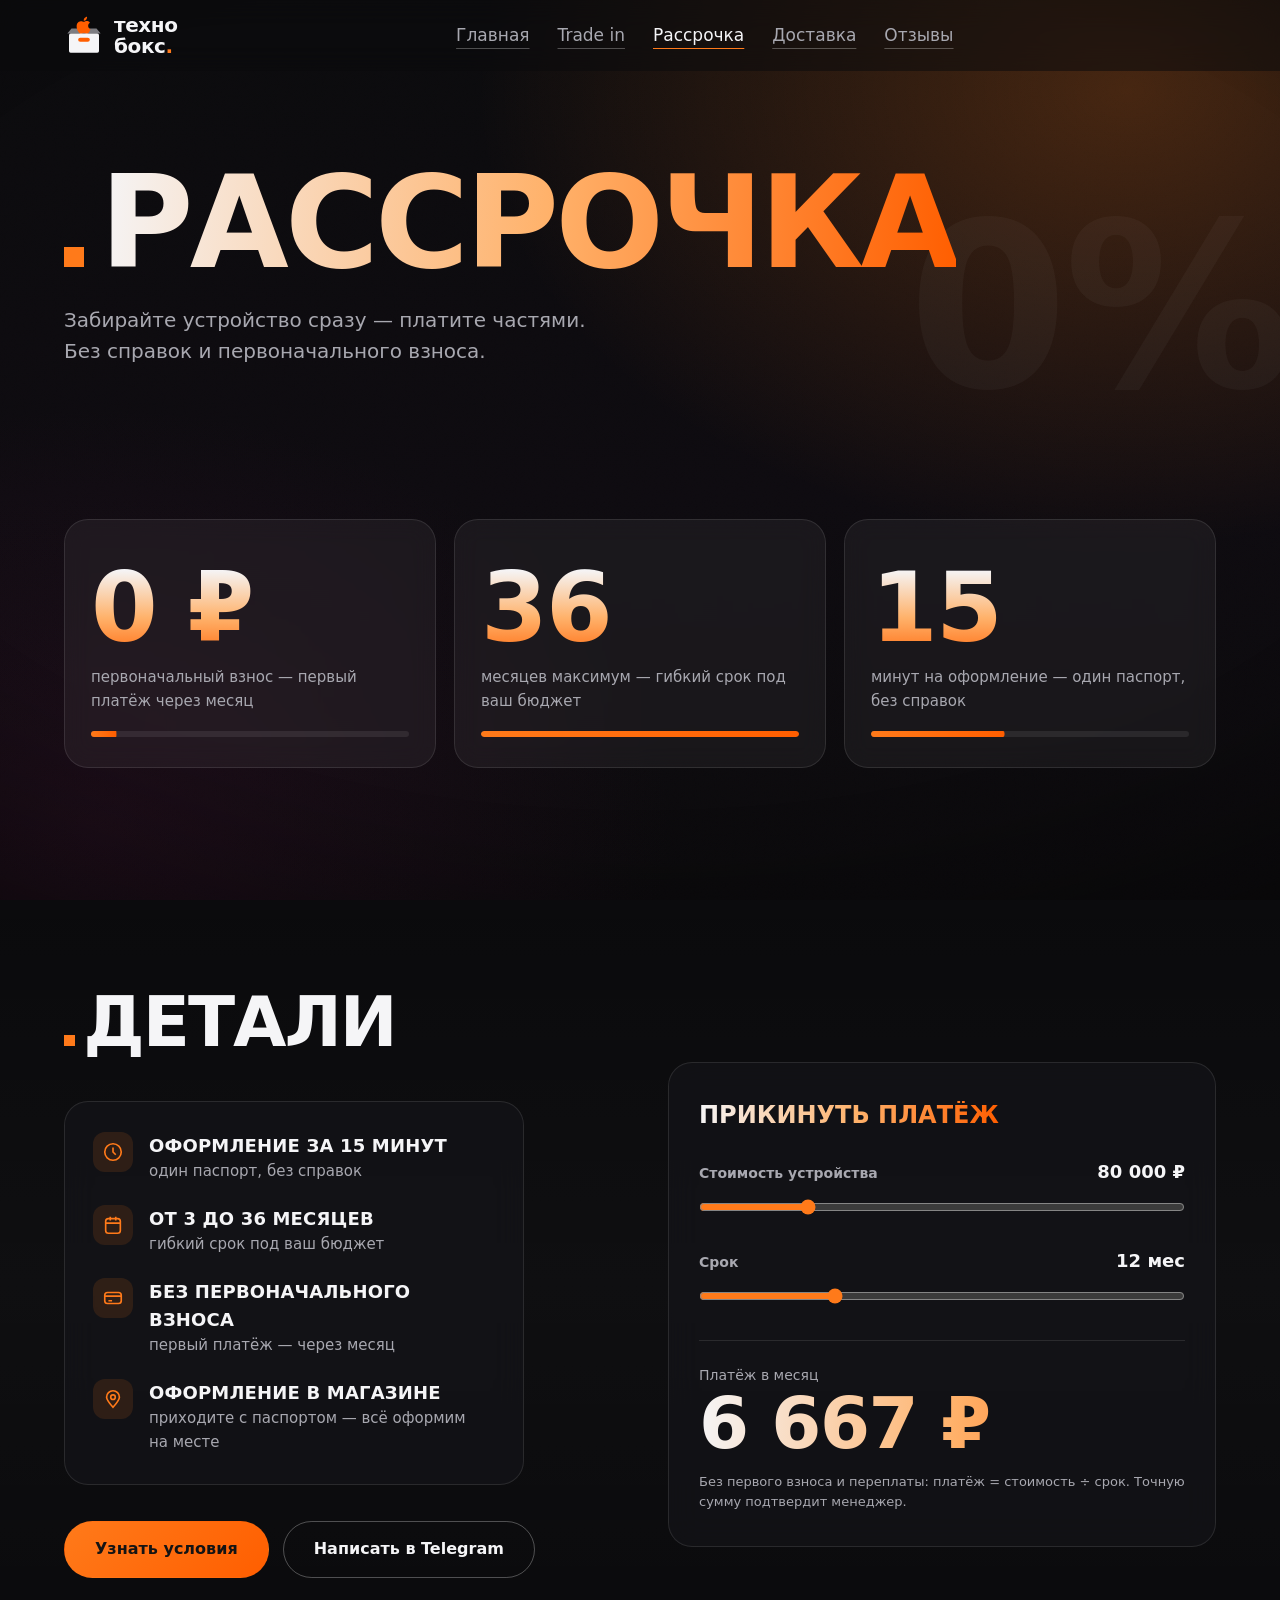
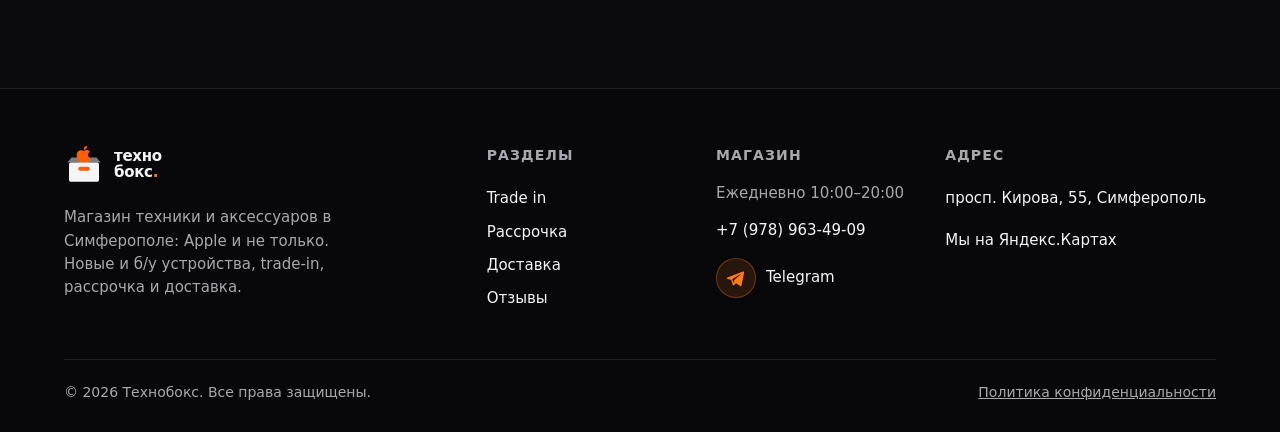
<file: installment.html>
<!DOCTYPE html>
<html lang="ru">
<head>
  <meta charset="UTF-8">
  <meta name="viewport" content="width=device-width, initial-scale=1.0, viewport-fit=cover">
  <title>Рассрочка 0% до 36 месяцев | Технобокс Симферополь</title>
  <meta name="description" content="Рассрочка на технику в Симферополе: без первоначального взноса, от 3 до 36 месяцев, оформление за 15 минут по одному паспорту.">
  <link rel="canonical" href="https://fsduyx.github.io/techno/installment.html">
  <meta name="theme-color" content="#0b0b0d">
  <meta name="color-scheme" content="dark">
  <meta property="og:site_name" content="Технобокс">
  <meta property="og:type" content="website">
  <meta property="og:locale" content="ru_RU">
  <meta property="og:title" content="Рассрочка — Технобокс Симферополь">
  <meta property="og:description" content="0 ₽ взнос, до 36 месяцев, оформление за 15 минут.">
  <meta property="og:url" content="https://fsduyx.github.io/techno/installment.html">
  <meta property="og:image" content="https://fsduyx.github.io/techno/og-cover.jpg">
  <meta property="og:image:width" content="1200">
  <meta property="og:image:height" content="630">
  <meta name="twitter:card" content="summary_large_image">
  <link rel="icon" type="image/png" href="favicon.png">
  <link rel="apple-touch-icon" href="favicon.png">
  <script>document.documentElement.classList.add('js')</script>
  <link rel="stylesheet" href="main.css?v=0163cd73">
</head>

<body data-page="installment">
  <a class="skip-link" href="#main">Перейти к содержимому</a>

  <div class="page-glow" aria-hidden="true"></div>
  <div class="page-grain" aria-hidden="true"></div>
  <div class="page-vignette" aria-hidden="true"></div>

  <header class="site-header" id="siteHeader">
    <div class="container header-inner">
      <button class="burger" id="burger" type="button" aria-label="Открыть меню"
              aria-controls="siteNav" aria-expanded="false">
        <span></span><span></span><span></span>
      </button>

      <nav class="site-nav" id="siteNav" aria-label="Основная навигация">
        <a class="nav-link" href="index.html">Главная</a>
        <a class="nav-link" href="tradein.html">Trade in</a>
        <a class="nav-link active" href="installment.html" aria-current="page">Рассрочка</a>
        <a class="nav-link" href="delivery.html">Доставка</a>
        <a class="nav-link" href="reviews.html">Отзывы</a>
        <div class="nav-extra">
          <p>Ежедневно 10:00–20:00</p>
          <a class="btn btn-primary" href="tel:+79789634909">+7 (978) 963-49-09</a>
          <a class="btn btn-ghost" href="https://t.me/techno_box82" target="_blank" rel="noopener noreferrer">Написать в Telegram</a>
        </div>
      </nav>

      <a class="logo" href="index.html" aria-label="Технобокс — на главную">
        <svg class="logo-mark" viewBox="0 0 48 48" aria-hidden="true" focusable="false">
          <path d="M9 15h30l5 6H4l5-6z" fill="#7d7d82"/>
          <path transform="translate(11.5 -1.5) scale(1.05)" fill="#ff5e00"
                d="M16.6 12.9c0-2.4 2-3.6 2.1-3.7-1.1-1.7-2.9-1.9-3.5-2-1.5-.1-2.9.9-3.7.9-.8 0-1.9-.9-3.2-.8-1.6 0-3.1 1-4 2.4-1.7 3-.4 7.4 1.2 9.8.8 1.2 1.8 2.5 3.1 2.4 1.2 0 1.7-.8 3.2-.8s1.9.8 3.2.8c1.3 0 2.2-1.2 3-2.4.9-1.4 1.3-2.7 1.3-2.8 0 0-2.6-1-2.7-3.8zM14.4 5.6c.7-.9 1.2-2.1 1-3.3-.9 0-2.1.7-2.8 1.5-.6.7-1.2 2-1 3.1 1 .1 2.1-.5 2.8-1.3z"/>
          <rect x="6" y="21" width="36" height="23" rx="2" fill="#f5f5f7"/>
          <rect x="17" y="26" width="14" height="5" rx="2.5" fill="#ff5e00"/>
        </svg>
        <span>техно<br>бокс<span class="logo-dot">.</span></span>
      </a>
    </div>
  </header>

  <main id="main">
    <section class="page-hero">
      <span class="ghost-word" aria-hidden="true">0%</span>
      <div class="container">
        <h1 class="reveal"><span class="dot" aria-hidden="true"></span><span class="grad-text">Рассрочка</span></h1>
        <p class="page-lead reveal">
          Забирайте устройство сразу — платите частями. Без справок
          и первоначального взноса.
        </p>
      </div>
    </section>

    <!-- Большие цифры -->
    <section class="section--tight" aria-label="Ключевые условия рассрочки">
      <div class="container">
        <div class="num-grid">
          <div class="num-card reveal" style="--bar: 0.08;">
            <p class="big-num">0 ₽</p>
            <p>первоначальный взнос — первый платёж через месяц</p>
            <div class="bar" aria-hidden="true"><i></i></div>
          </div>

          <div class="num-card reveal" style="--bar: 1;">
            <p class="big-num">36</p>
            <p>месяцев максимум — гибкий срок под ваш бюджет</p>
            <div class="bar" aria-hidden="true"><i></i></div>
          </div>

          <div class="num-card reveal" style="--bar: 0.42;">
            <p class="big-num">15</p>
            <p>минут на оформление — один паспорт, без справок</p>
            <div class="bar" aria-hidden="true"><i></i></div>
          </div>
        </div>
      </div>
    </section>

    <!-- Детали + калькулятор -->
    <section class="section-alt" aria-labelledby="inst-cond-title">
      <div class="container">
        <div class="split">
          <div>
            <h2 class="section-title reveal" id="inst-cond-title">
              <span class="dot" aria-hidden="true"></span>Детали
            </h2>

            <div class="glass-list reveal">
              <div class="glass-item">
                <div class="ico"><svg viewBox="0 0 24 24" fill="none" stroke="currentColor" stroke-width="1.8"><circle cx="12" cy="12" r="9"/><path d="M12 7v5l3 3"/></svg></div>
                <div><h3>Оформление за 15 минут</h3><p>один паспорт, без справок</p></div>
              </div>
              <div class="glass-item">
                <div class="ico"><svg viewBox="0 0 24 24" fill="none" stroke="currentColor" stroke-width="1.8"><rect x="4" y="5" width="16" height="16" rx="3"/><path d="M4 10h16M9 3v4M15 3v4"/></svg></div>
                <div><h3>От 3 до 36 месяцев</h3><p>гибкий срок под ваш бюджет</p></div>
              </div>
              <div class="glass-item">
                <div class="ico"><svg viewBox="0 0 24 24" fill="none" stroke="currentColor" stroke-width="1.8"><rect x="3" y="6" width="18" height="12" rx="3"/><path d="M3 10h18M7 15h4"/></svg></div>
                <div><h3>Без первоначального взноса</h3><p>первый платёж — через месяц</p></div>
              </div>
              <div class="glass-item">
                <div class="ico"><svg viewBox="0 0 24 24" fill="none" stroke="currentColor" stroke-width="1.8"><path d="M12 21c4-4.5 7-8 7-11a7 7 0 1 0-14 0c0 3 3 6.5 7 11z"/><circle cx="12" cy="10" r="2.5"/></svg></div>
                <div><h3>Оформление в магазине</h3><p>приходите с паспортом — всё оформим на месте</p></div>
              </div>
            </div>

            <div class="section-cta reveal">
              <a class="btn btn-primary" href="index.html#contact">Узнать условия</a>
              <a class="btn btn-ghost" href="https://t.me/techno_box82" target="_blank" rel="noopener noreferrer">Написать в Telegram</a>
            </div>
          </div>

          <!-- Калькулятор платежа -->
          <div class="calc-card reveal">
            <h3><span class="grad-text">Прикинуть платёж</span></h3>

            <div class="calc-field">
              <label for="calcPrice">Стоимость устройства
                <output id="calcPriceOut" for="calcPrice">80 000 ₽</output>
              </label>
              <input type="range" id="calcPrice" min="20000" max="300000" step="5000" value="80000"
                     aria-label="Стоимость устройства в рублях">
            </div>

            <div class="calc-field">
              <label for="calcTerm">Срок
                <output id="calcTermOut" for="calcTerm">12 мес</output>
              </label>
              <input type="range" id="calcTerm" min="3" max="36" step="1" value="12"
                     aria-label="Срок рассрочки в месяцах">
            </div>

            <div class="calc-result">
              <p class="calc-label">Платёж в месяц</p>
              <p class="big grad-text" id="calcResult">6 667 ₽</p>
              <p class="calc-note">
                Без первого взноса и переплаты: платёж = стоимость ÷ срок.
                Точную сумму подтвердит менеджер.
              </p>
            </div>
          </div>
        </div>
      </div>
    </section>
  </main>

  <footer class="site-footer">
    <div class="container">
      <div class="footer-grid">
        <div class="footer-col">
          <a class="logo" href="index.html" aria-label="Технобокс — наверх">
            <svg class="logo-mark" viewBox="0 0 48 48" aria-hidden="true" focusable="false">
          <path d="M9 15h30l5 6H4l5-6z" fill="#7d7d82"/>
          <path transform="translate(11.5 -1.5) scale(1.05)" fill="#ff5e00"
                d="M16.6 12.9c0-2.4 2-3.6 2.1-3.7-1.1-1.7-2.9-1.9-3.5-2-1.5-.1-2.9.9-3.7.9-.8 0-1.9-.9-3.2-.8-1.6 0-3.1 1-4 2.4-1.7 3-.4 7.4 1.2 9.8.8 1.2 1.8 2.5 3.1 2.4 1.2 0 1.7-.8 3.2-.8s1.9.8 3.2.8c1.3 0 2.2-1.2 3-2.4.9-1.4 1.3-2.7 1.3-2.8 0 0-2.6-1-2.7-3.8zM14.4 5.6c.7-.9 1.2-2.1 1-3.3-.9 0-2.1.7-2.8 1.5-.6.7-1.2 2-1 3.1 1 .1 2.1-.5 2.8-1.3z"/>
          <rect x="6" y="21" width="36" height="23" rx="2" fill="#f5f5f7"/>
          <rect x="17" y="26" width="14" height="5" rx="2.5" fill="#ff5e00"/>
        </svg>
            <span>техно<br>бокс<span class="logo-dot">.</span></span>
          </a>
          <p>
            Магазин техники и аксессуаров в Симферополе: Apple и не только. Новые и б/у устройства, trade-in, рассрочка и доставка.
          </p>
        </div>

        <div class="footer-col">
          <h3>Разделы</h3>
          <a href="tradein.html">Trade in</a>
          <a href="installment.html">Рассрочка</a>
          <a href="delivery.html">Доставка</a>
          <a href="reviews.html">Отзывы</a>
        </div>

        <div class="footer-col">
          <h3>Магазин</h3>
          <p>Ежедневно 10:00–20:00</p>
          <a href="tel:+79789634909">+7 (978) 963-49-09</a>
          <a class="social-link" href="https://t.me/techno_box82" target="_blank" rel="noopener noreferrer" aria-label="Наш Telegram-канал: t.me/techno_box82">
            <span class="social-ico" aria-hidden="true"><svg viewBox="0 0 24 24" fill="currentColor" aria-hidden="true" focusable="false"><path d="M21.5 4.3 2.9 11.5c-1.3.5-1.2 1.2-.2 1.5l4.8 1.5 1.8 5.6c.2.6.1.8.7.8.5 0 .7-.2 1-.5l2.3-2.2 4.8 3.5c.9.5 1.5.2 1.7-.8L22.9 5.7c.3-1.2-.5-1.7-1.4-1.4zM8.6 13.6l9.6-6c.5-.3.9-.1.5.2l-7.8 7-.3 3.3-2-4.5z"/></svg></span>
            <span>Telegram</span>
          </a>
        </div>

        <div class="footer-col">
          <h3>Адрес</h3>
          <p><a href="https://yandex.ru/maps/146/simferopol/house/prospekt_kirova_55/Z00YdwdoT0ADQFpufXV0dnljYg==/" target="_blank" rel="noopener noreferrer">просп. Кирова, 55, Симферополь</a></p>
          <a href="https://yandex.ru/maps/org/tekhno_boks/146825804500/?indoorLevel=1&ll=34.108654%2C44.957506&z=17" target="_blank" rel="noopener noreferrer">Мы на Яндекс.Картах</a>
        </div>
      </div>

      <div class="footer-bottom">
        <p>© <span id="year">2026</span> Технобокс. Все права защищены.</p>
        <a href="privacy.html">Политика конфиденциальности</a>
      </div>
    </div>
  </footer>

  <script src="main.js?v=9632f119" defer></script>
</body>
</html>
</file>
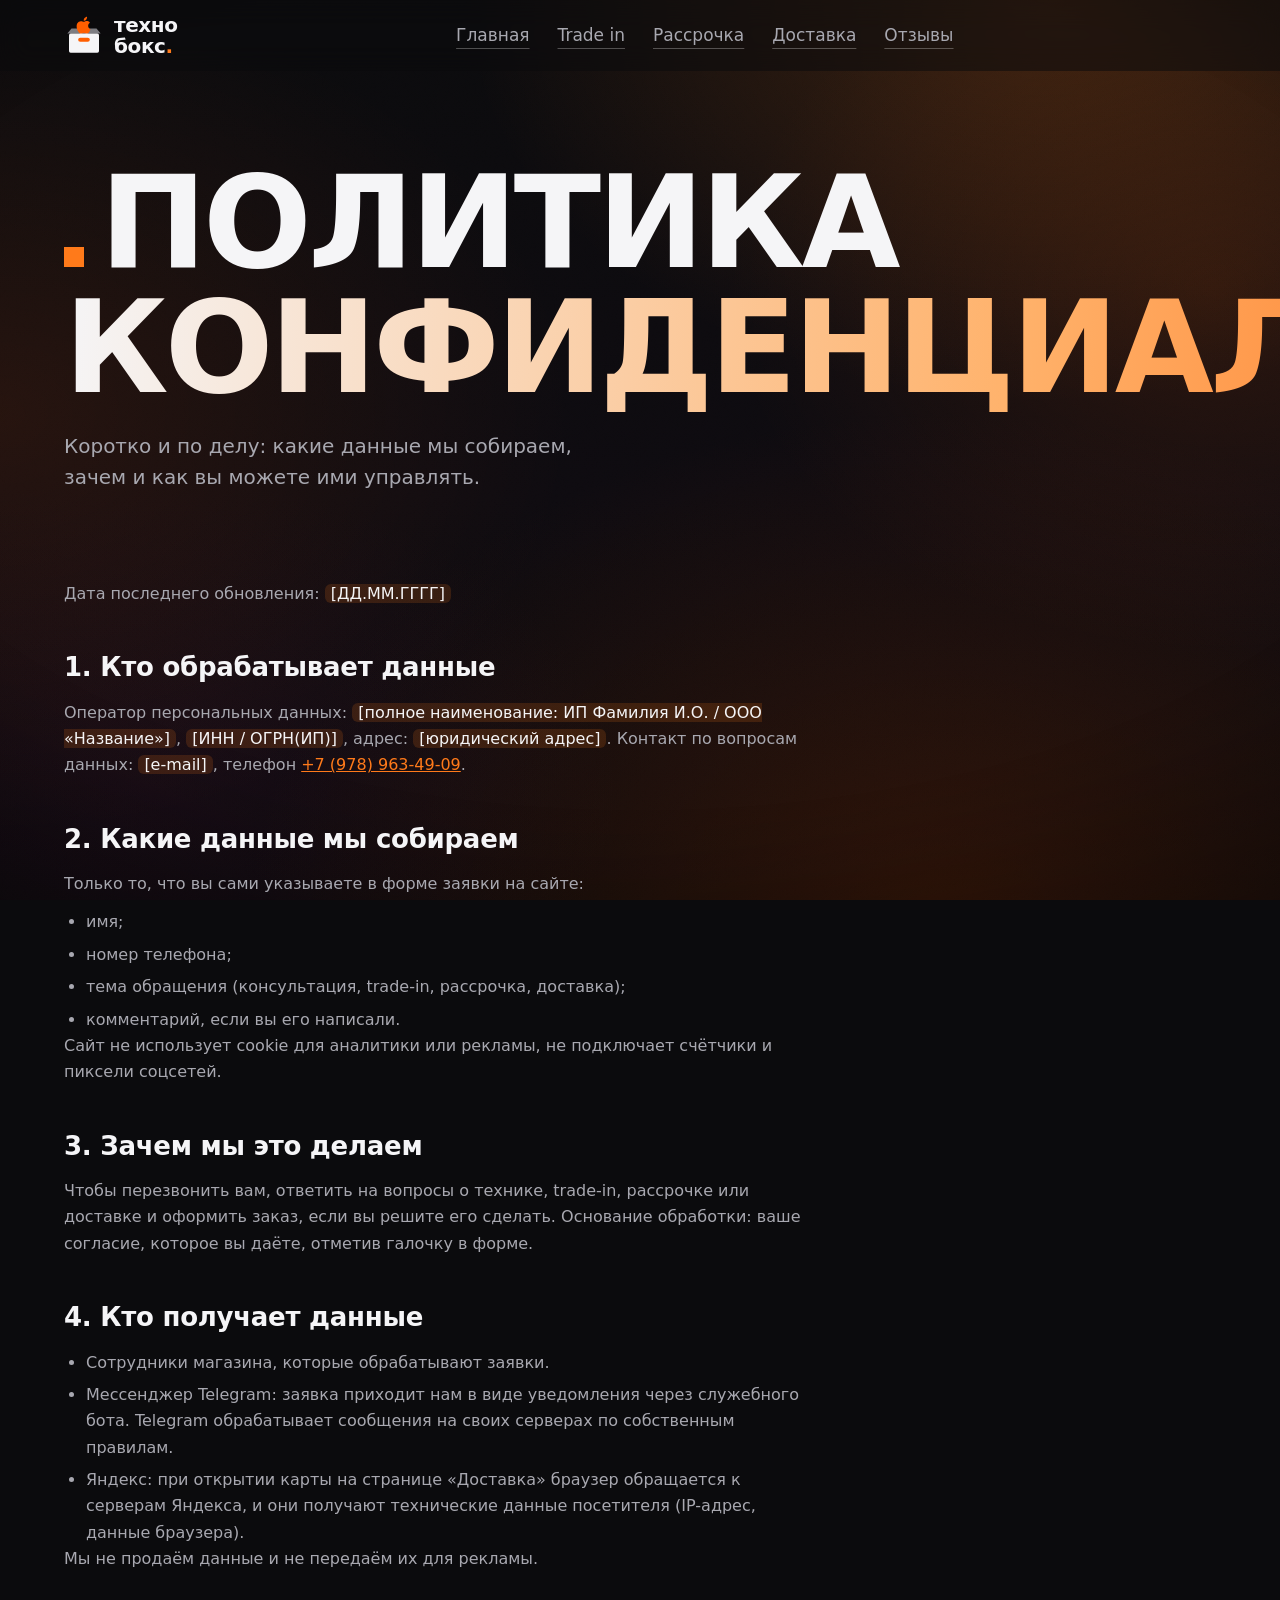
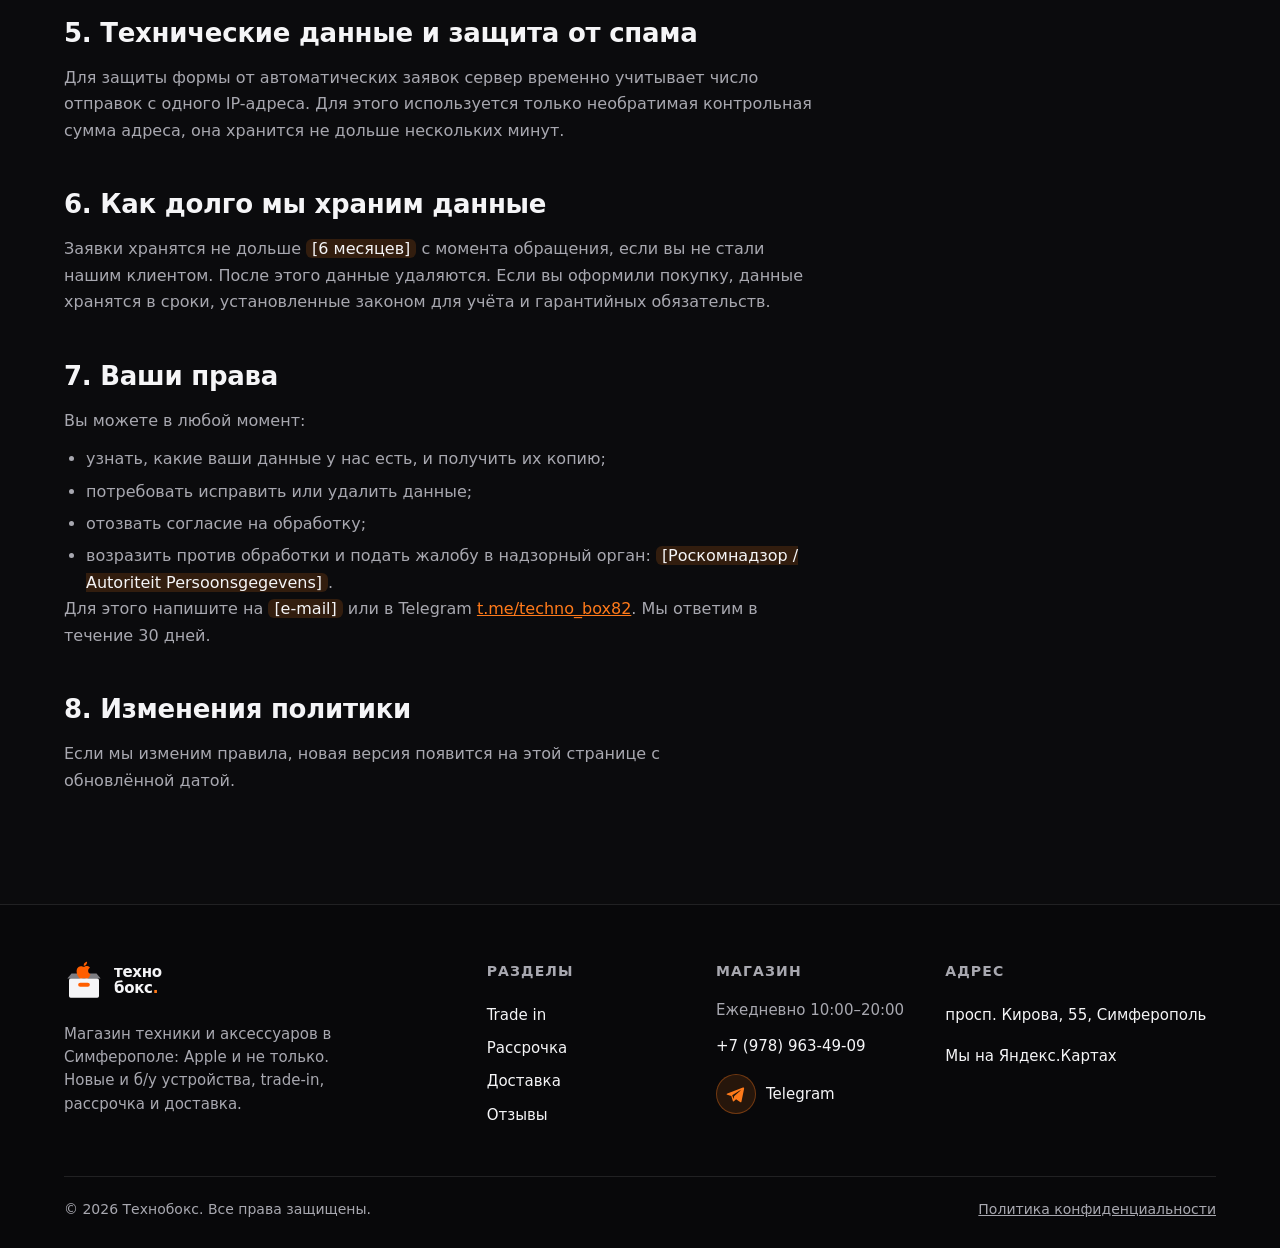
<file: privacy.html>
<!DOCTYPE html>
<html lang="ru">
<head>
  <meta charset="UTF-8">
  <meta name="viewport" content="width=device-width, initial-scale=1.0, viewport-fit=cover">
  <title>Политика конфиденциальности | Технобокс Симферополь</title>
  <meta name="description" content="Как магазин Технобокс обрабатывает персональные данные, оставленные в форме заявки.">
  <link rel="canonical" href="https://fsduyx.github.io/techno/privacy.html">
  <meta name="theme-color" content="#0b0b0d">
  <meta name="color-scheme" content="dark">
  <meta property="og:site_name" content="Технобокс">
  <meta property="og:type" content="website">
  <meta property="og:locale" content="ru_RU">
  <meta property="og:title" content="Политика конфиденциальности — Технобокс">
  <meta property="og:description" content="Как мы обрабатываем персональные данные.">
  <meta property="og:url" content="https://fsduyx.github.io/techno/privacy.html">
  <meta property="og:image" content="https://fsduyx.github.io/techno/og-cover.jpg">
  <meta property="og:image:width" content="1200">
  <meta property="og:image:height" content="630">
  <meta name="twitter:card" content="summary_large_image">
  <link rel="icon" type="image/png" href="favicon.png">
  <link rel="apple-touch-icon" href="favicon.png">
  <script>document.documentElement.classList.add('js')</script>
  <link rel="stylesheet" href="main.css?v=0163cd73">
</head>

<body data-page="privacy">
  <a class="skip-link" href="#main">Перейти к содержимому</a>

  <div class="page-glow" aria-hidden="true"></div>
  <div class="page-grain" aria-hidden="true"></div>
  <div class="page-vignette" aria-hidden="true"></div>

  <header class="site-header" id="siteHeader">
    <div class="container header-inner">
      <button class="burger" id="burger" type="button" aria-label="Открыть меню"
              aria-controls="siteNav" aria-expanded="false">
        <span></span><span></span><span></span>
      </button>

      <nav class="site-nav" id="siteNav" aria-label="Основная навигация">
        <a class="nav-link" href="index.html">Главная</a>
        <a class="nav-link" href="tradein.html">Trade in</a>
        <a class="nav-link" href="installment.html">Рассрочка</a>
        <a class="nav-link" href="delivery.html">Доставка</a>
        <a class="nav-link" href="reviews.html">Отзывы</a>
        <div class="nav-extra">
          <p>Ежедневно 10:00–20:00</p>
          <a class="btn btn-primary" href="tel:+79789634909">+7 (978) 963-49-09</a>
          <a class="btn btn-ghost" href="https://t.me/techno_box82" target="_blank" rel="noopener noreferrer">Написать в Telegram</a>
        </div>
      </nav>

      <a class="logo" href="index.html" aria-label="Технобокс — на главную">
        <svg class="logo-mark" viewBox="0 0 48 48" aria-hidden="true" focusable="false">
          <path d="M9 15h30l5 6H4l5-6z" fill="#7d7d82"/>
          <path transform="translate(11.5 -1.5) scale(1.05)" fill="#ff5e00"
                d="M16.6 12.9c0-2.4 2-3.6 2.1-3.7-1.1-1.7-2.9-1.9-3.5-2-1.5-.1-2.9.9-3.7.9-.8 0-1.9-.9-3.2-.8-1.6 0-3.1 1-4 2.4-1.7 3-.4 7.4 1.2 9.8.8 1.2 1.8 2.5 3.1 2.4 1.2 0 1.7-.8 3.2-.8s1.9.8 3.2.8c1.3 0 2.2-1.2 3-2.4.9-1.4 1.3-2.7 1.3-2.8 0 0-2.6-1-2.7-3.8zM14.4 5.6c.7-.9 1.2-2.1 1-3.3-.9 0-2.1.7-2.8 1.5-.6.7-1.2 2-1 3.1 1 .1 2.1-.5 2.8-1.3z"/>
          <rect x="6" y="21" width="36" height="23" rx="2" fill="#f5f5f7"/>
          <rect x="17" y="26" width="14" height="5" rx="2.5" fill="#ff5e00"/>
        </svg>
        <span>техно<br>бокс<span class="logo-dot">.</span></span>
      </a>
    </div>
  </header>

  <main id="main">
    <section class="page-hero">
      <div class="container">
        <h1 class="reveal page-title--long"><span class="dot" aria-hidden="true"></span>Политика <span class="grad-text">конфиденциальности</span></h1>
        <p class="page-lead reveal">Коротко и по делу: какие данные мы собираем, зачем и как вы можете ими управлять.</p>
      </div>
    </section>

    <section class="section--flush">
      <div class="container">
        <div class="legal">
          <p>Дата последнего обновления: <span class="todo">[ДД.ММ.ГГГГ]</span></p>

          <h2>1. Кто обрабатывает данные</h2>
          <p>Оператор персональных данных: <span class="todo">[полное наименование: ИП Фамилия И.О. / ООО «Название»]</span>, <span class="todo">[ИНН / ОГРН(ИП)]</span>, адрес: <span class="todo">[юридический адрес]</span>. Контакт по вопросам данных: <span class="todo">[e-mail]</span>, телефон <a href="tel:+79789634909">+7 (978) 963-49-09</a>.</p>

          <h2>2. Какие данные мы собираем</h2>
          <p>Только то, что вы сами указываете в форме заявки на сайте:</p>
          <ul>
            <li>имя;</li>
            <li>номер телефона;</li>
            <li>тема обращения (консультация, trade-in, рассрочка, доставка);</li>
            <li>комментарий, если вы его написали.</li>
          </ul>
          <p>Сайт не использует cookie для аналитики или рекламы, не подключает счётчики и пиксели соцсетей.</p>

          <h2>3. Зачем мы это делаем</h2>
          <p>Чтобы перезвонить вам, ответить на вопросы о технике, trade-in, рассрочке или доставке и оформить заказ, если вы решите его сделать. Основание обработки: ваше согласие, которое вы даёте, отметив галочку в форме.</p>

          <h2>4. Кто получает данные</h2>
          <ul>
            <li>Сотрудники магазина, которые обрабатывают заявки.</li>
            <li>Мессенджер Telegram: заявка приходит нам в виде уведомления через служебного бота. Telegram обрабатывает сообщения на своих серверах по собственным правилам.</li>
            <li>Яндекс: при открытии карты на странице «Доставка» браузер обращается к серверам Яндекса, и они получают технические данные посетителя (IP-адрес, данные браузера).</li>
          </ul>
          <p>Мы не продаём данные и не передаём их для рекламы.</p>

          <h2>5. Технические данные и защита от спама</h2>
          <p>Для защиты формы от автоматических заявок сервер временно учитывает число отправок с одного IP-адреса. Для этого используется только необратимая контрольная сумма адреса, она хранится не дольше нескольких минут.</p>

          <h2>6. Как долго мы храним данные</h2>
          <p>Заявки хранятся не дольше <span class="todo">[6 месяцев]</span> с момента обращения, если вы не стали нашим клиентом. После этого данные удаляются. Если вы оформили покупку, данные хранятся в сроки, установленные законом для учёта и гарантийных обязательств.</p>

          <h2>7. Ваши права</h2>
          <p>Вы можете в любой момент:</p>
          <ul>
            <li>узнать, какие ваши данные у нас есть, и получить их копию;</li>
            <li>потребовать исправить или удалить данные;</li>
            <li>отозвать согласие на обработку;</li>
            <li>возразить против обработки и подать жалобу в надзорный орган: <span class="todo">[Роскомнадзор / Autoriteit Persoonsgegevens]</span>.</li>
          </ul>
          <p>Для этого напишите на <span class="todo">[e-mail]</span> или в Telegram <a href="https://t.me/techno_box82" target="_blank" rel="noopener noreferrer">t.me/techno_box82</a>. Мы ответим в течение 30 дней.</p>

          <h2>8. Изменения политики</h2>
          <p>Если мы изменим правила, новая версия появится на этой странице с обновлённой датой.</p>
        </div>
      </div>
    </section>
  </main>

  <footer class="site-footer">
    <div class="container">
      <div class="footer-grid">
        <div class="footer-col">
          <a class="logo" href="index.html" aria-label="Технобокс — наверх">
            <svg class="logo-mark" viewBox="0 0 48 48" aria-hidden="true" focusable="false">
          <path d="M9 15h30l5 6H4l5-6z" fill="#7d7d82"/>
          <path transform="translate(11.5 -1.5) scale(1.05)" fill="#ff5e00"
                d="M16.6 12.9c0-2.4 2-3.6 2.1-3.7-1.1-1.7-2.9-1.9-3.5-2-1.5-.1-2.9.9-3.7.9-.8 0-1.9-.9-3.2-.8-1.6 0-3.1 1-4 2.4-1.7 3-.4 7.4 1.2 9.8.8 1.2 1.8 2.5 3.1 2.4 1.2 0 1.7-.8 3.2-.8s1.9.8 3.2.8c1.3 0 2.2-1.2 3-2.4.9-1.4 1.3-2.7 1.3-2.8 0 0-2.6-1-2.7-3.8zM14.4 5.6c.7-.9 1.2-2.1 1-3.3-.9 0-2.1.7-2.8 1.5-.6.7-1.2 2-1 3.1 1 .1 2.1-.5 2.8-1.3z"/>
          <rect x="6" y="21" width="36" height="23" rx="2" fill="#f5f5f7"/>
          <rect x="17" y="26" width="14" height="5" rx="2.5" fill="#ff5e00"/>
        </svg>
            <span>техно<br>бокс<span class="logo-dot">.</span></span>
          </a>
          <p>
            Магазин техники и аксессуаров в Симферополе: Apple и не только. Новые и б/у устройства, trade-in, рассрочка и доставка.
          </p>
        </div>

        <div class="footer-col">
          <h3>Разделы</h3>
          <a href="tradein.html">Trade in</a>
          <a href="installment.html">Рассрочка</a>
          <a href="delivery.html">Доставка</a>
          <a href="reviews.html">Отзывы</a>
        </div>

        <div class="footer-col">
          <h3>Магазин</h3>
          <p>Ежедневно 10:00–20:00</p>
          <a href="tel:+79789634909">+7 (978) 963-49-09</a>
          <a class="social-link" href="https://t.me/techno_box82" target="_blank" rel="noopener noreferrer" aria-label="Наш Telegram-канал: t.me/techno_box82">
            <span class="social-ico" aria-hidden="true"><svg viewBox="0 0 24 24" fill="currentColor" aria-hidden="true" focusable="false"><path d="M21.5 4.3 2.9 11.5c-1.3.5-1.2 1.2-.2 1.5l4.8 1.5 1.8 5.6c.2.6.1.8.7.8.5 0 .7-.2 1-.5l2.3-2.2 4.8 3.5c.9.5 1.5.2 1.7-.8L22.9 5.7c.3-1.2-.5-1.7-1.4-1.4zM8.6 13.6l9.6-6c.5-.3.9-.1.5.2l-7.8 7-.3 3.3-2-4.5z"/></svg></span>
            <span>Telegram</span>
          </a>
        </div>

        <div class="footer-col">
          <h3>Адрес</h3>
          <p><a href="https://yandex.ru/maps/146/simferopol/house/prospekt_kirova_55/Z00YdwdoT0ADQFpufXV0dnljYg==/" target="_blank" rel="noopener noreferrer">просп. Кирова, 55, Симферополь</a></p>
          <a href="https://yandex.ru/maps/org/tekhno_boks/146825804500/?indoorLevel=1&ll=34.108654%2C44.957506&z=17" target="_blank" rel="noopener noreferrer">Мы на Яндекс.Картах</a>
        </div>
      </div>

      <div class="footer-bottom">
        <p>© <span id="year">2026</span> Технобокс. Все права защищены.</p>
        <a href="privacy.html">Политика конфиденциальности</a>
      </div>
    </div>
  </footer>

  <script src="main.js?v=9632f119" defer></script>
</body>
</html>
</file>
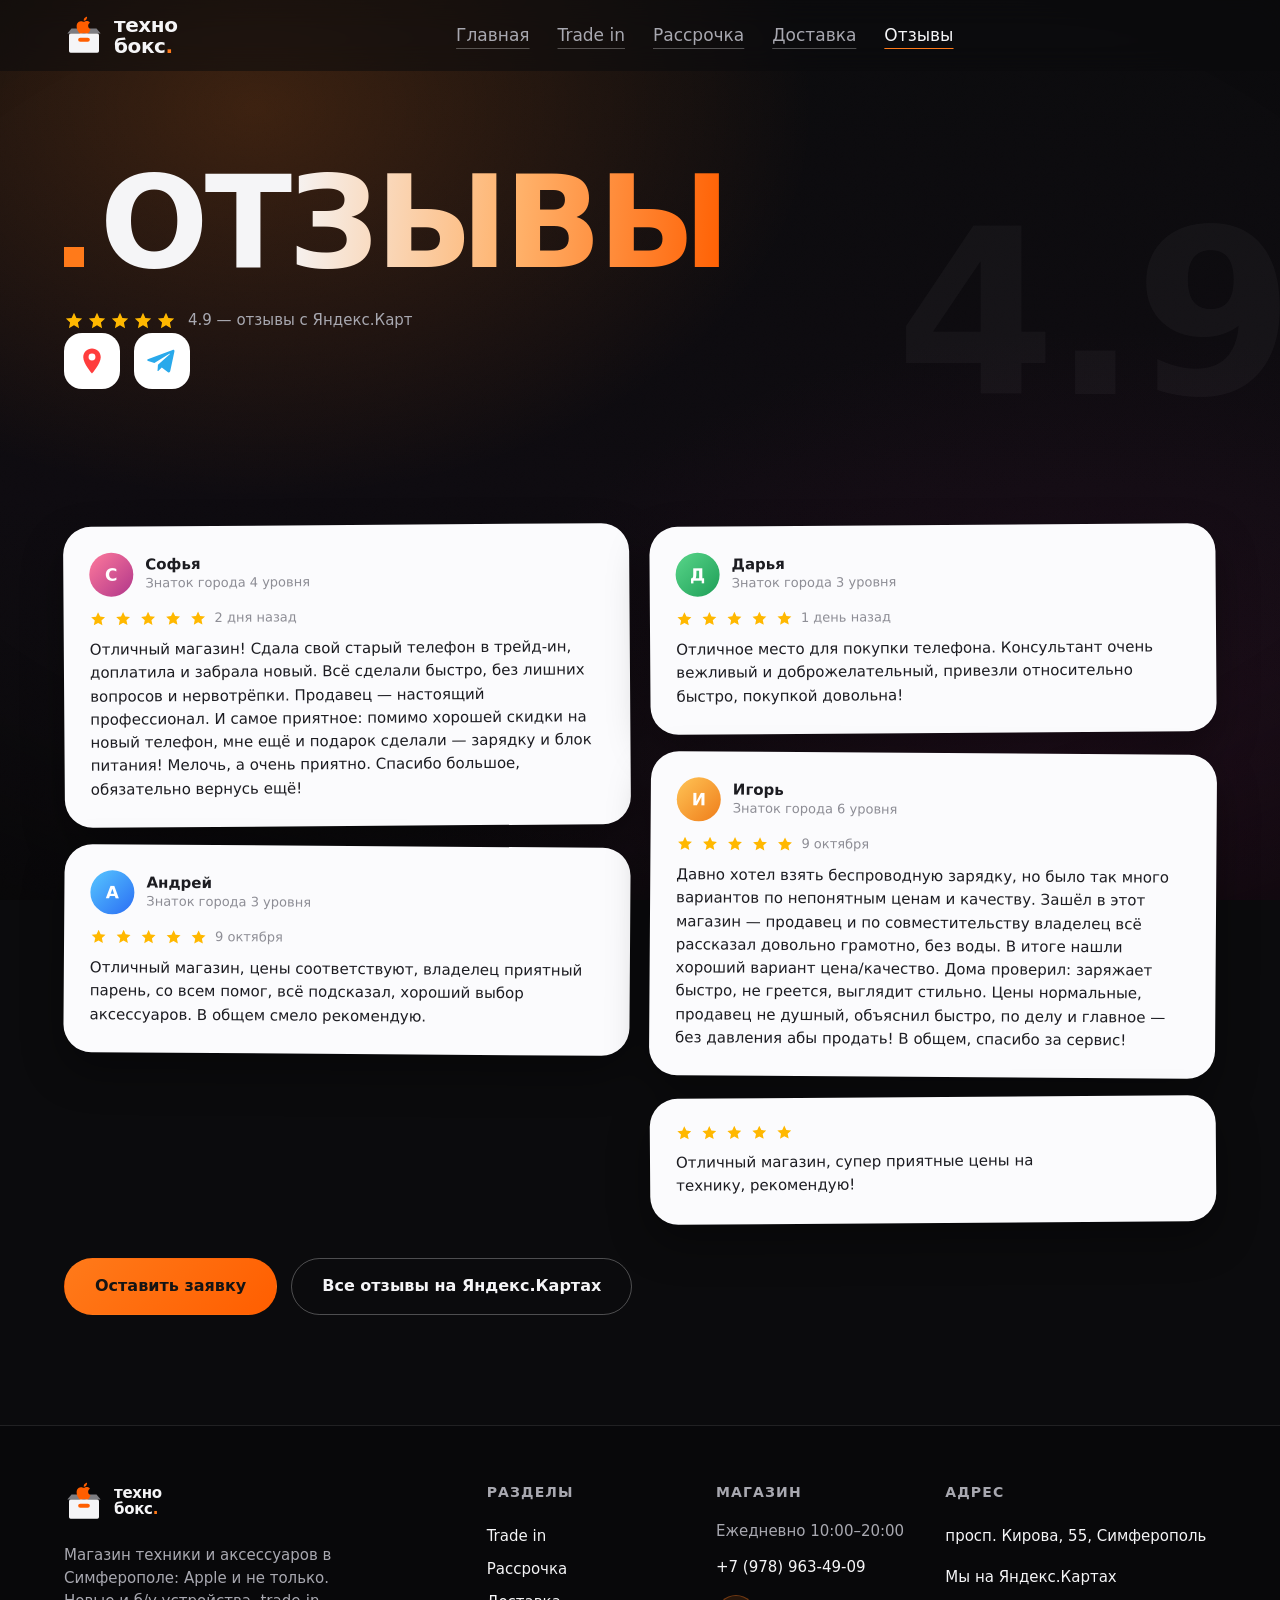
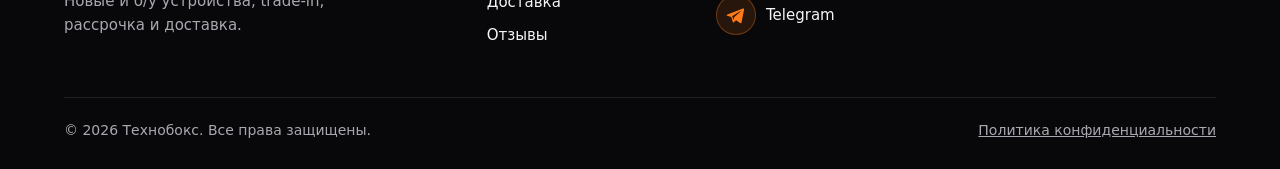
<file: reviews.html>
<!DOCTYPE html>
<html lang="ru">
<head>
  <meta charset="UTF-8">
  <meta name="viewport" content="width=device-width, initial-scale=1.0, viewport-fit=cover">
  <title>Отзывы покупателей | Технобокс Симферополь</title>
  <meta name="description" content="Отзывы о магазине Технобокс: trade-in, рассрочка, доставка. Рейтинг 4.9 на Яндекс.Картах — реальные истории покупателей.">
  <link rel="canonical" href="https://fsduyx.github.io/techno/reviews.html">
  <meta name="theme-color" content="#0b0b0d">
  <meta name="color-scheme" content="dark">
  <meta property="og:site_name" content="Технобокс">
  <meta property="og:type" content="website">
  <meta property="og:locale" content="ru_RU">
  <meta property="og:title" content="Отзывы — Технобокс Симферополь">
  <meta property="og:description" content="Рейтинг 4.9 на Яндекс.Картах — реальные отзывы покупателей.">
  <meta property="og:url" content="https://fsduyx.github.io/techno/reviews.html">
  <meta property="og:image" content="https://fsduyx.github.io/techno/og-cover.jpg">
  <meta property="og:image:width" content="1200">
  <meta property="og:image:height" content="630">
  <meta name="twitter:card" content="summary_large_image">
  <link rel="icon" type="image/png" href="favicon.png">
  <link rel="apple-touch-icon" href="favicon.png">
  <script>document.documentElement.classList.add('js')</script>
  <link rel="stylesheet" href="main.css?v=0163cd73">
</head>

<body data-page="reviews">
  <a class="skip-link" href="#main">Перейти к содержимому</a>

  <div class="page-glow" aria-hidden="true"></div>
  <div class="page-grain" aria-hidden="true"></div>
  <div class="page-vignette" aria-hidden="true"></div>

  <header class="site-header" id="siteHeader">
    <div class="container header-inner">
      <button class="burger" id="burger" type="button" aria-label="Открыть меню"
              aria-controls="siteNav" aria-expanded="false">
        <span></span><span></span><span></span>
      </button>

      <nav class="site-nav" id="siteNav" aria-label="Основная навигация">
        <a class="nav-link" href="index.html">Главная</a>
        <a class="nav-link" href="tradein.html">Trade in</a>
        <a class="nav-link" href="installment.html">Рассрочка</a>
        <a class="nav-link" href="delivery.html">Доставка</a>
        <a class="nav-link active" href="reviews.html" aria-current="page">Отзывы</a>
        <div class="nav-extra">
          <p>Ежедневно 10:00–20:00</p>
          <a class="btn btn-primary" href="tel:+79789634909">+7 (978) 963-49-09</a>
          <a class="btn btn-ghost" href="https://t.me/techno_box82" target="_blank" rel="noopener noreferrer">Написать в Telegram</a>
        </div>
      </nav>

      <a class="logo" href="index.html" aria-label="Технобокс — на главную">
        <svg class="logo-mark" viewBox="0 0 48 48" aria-hidden="true" focusable="false">
          <path d="M9 15h30l5 6H4l5-6z" fill="#7d7d82"/>
          <path transform="translate(11.5 -1.5) scale(1.05)" fill="#ff5e00"
                d="M16.6 12.9c0-2.4 2-3.6 2.1-3.7-1.1-1.7-2.9-1.9-3.5-2-1.5-.1-2.9.9-3.7.9-.8 0-1.9-.9-3.2-.8-1.6 0-3.1 1-4 2.4-1.7 3-.4 7.4 1.2 9.8.8 1.2 1.8 2.5 3.1 2.4 1.2 0 1.7-.8 3.2-.8s1.9.8 3.2.8c1.3 0 2.2-1.2 3-2.4.9-1.4 1.3-2.7 1.3-2.8 0 0-2.6-1-2.7-3.8zM14.4 5.6c.7-.9 1.2-2.1 1-3.3-.9 0-2.1.7-2.8 1.5-.6.7-1.2 2-1 3.1 1 .1 2.1-.5 2.8-1.3z"/>
          <rect x="6" y="21" width="36" height="23" rx="2" fill="#f5f5f7"/>
          <rect x="17" y="26" width="14" height="5" rx="2.5" fill="#ff5e00"/>
        </svg>
        <span>техно<br>бокс<span class="logo-dot">.</span></span>
      </a>
    </div>
  </header>

  <main id="main">
    <section class="page-hero">
      <span class="ghost-word" aria-hidden="true">4.9</span>
      <div class="container">
        <h1 class="reveal"><span class="dot" aria-hidden="true"></span>От<span class="grad-text">зывы</span></h1>

        <p class="rating-line rating-line--page reveal">
          <span class="stars" role="img" aria-label="Оценка 5 из 5">
            <svg class="star" viewBox="0 0 24 24"><use href="#icon-star"/></svg>
            <svg class="star" viewBox="0 0 24 24"><use href="#icon-star"/></svg>
            <svg class="star" viewBox="0 0 24 24"><use href="#icon-star"/></svg>
            <svg class="star" viewBox="0 0 24 24"><use href="#icon-star"/></svg>
            <svg class="star" viewBox="0 0 24 24"><use href="#icon-star"/></svg>
          </span>
          4.9 — отзывы с Яндекс.Карт
        </p>

        <div class="review-chips reveal">
          <a class="chip chip-pin" href="https://yandex.ru/maps/org/tekhno_boks/146825804500/?indoorLevel=1&ll=34.108654%2C44.957506&z=17"
             target="_blank" rel="noopener noreferrer" aria-label="Мы на Яндекс.Картах">
            <svg viewBox="0 0 24 24" fill="currentColor"><path d="M12 2C8.1 2 5 5.1 5 9c0 5.2 7 13 7 13s7-7.8 7-13c0-3.9-3.1-7-7-7zm0 9.5A2.5 2.5 0 1 1 12 6a2.5 2.5 0 0 1 0 5.5z"/></svg>
          </a>
          <a class="chip chip-tg" href="https://t.me/techno_box82"
             target="_blank" rel="noopener noreferrer" aria-label="Мы в Telegram">
            <svg viewBox="0 0 24 24" fill="currentColor"><path d="M21.9 4.6L18.6 20c-.25 1.1-.9 1.4-1.8.9l-5-3.7-2.4 2.3c-.27.27-.5.5-1 .5l.36-5.1L18.2 6.5c.4-.36-.1-.56-.62-.2L5.9 13.6l-5-1.6c-1.1-.34-1.1-1.1.23-1.62L20.5 3.1c.92-.34 1.72.2 1.4 1.5z"/></svg>
          </a>
        </div>
      </div>
    </section>

    <!-- Все отзывы -->
    <section class="section--flush" aria-label="Отзывы покупателей">
      <div class="container">
        <!-- Отзывы перенесены со скриншотов (Яндекс.Карты). Сверьте имена и даты перед публикацией. -->
        <div class="reviews-grid">
          <article class="review-card">
            <div class="review-top">
              <span class="avatar av-1" aria-hidden="true">С</span>
              <div>
                <p class="review-author">Софья</p>
                <p class="review-level">Знаток города 4 уровня</p>
              </div>
            </div>
            <div class="review-meta" role="img" aria-label="Оценка 5 из 5">
              <svg class="star" viewBox="0 0 24 24"><use href="#icon-star"/></svg>
              <svg class="star" viewBox="0 0 24 24"><use href="#icon-star"/></svg>
              <svg class="star" viewBox="0 0 24 24"><use href="#icon-star"/></svg>
              <svg class="star" viewBox="0 0 24 24"><use href="#icon-star"/></svg>
              <svg class="star" viewBox="0 0 24 24"><use href="#icon-star"/></svg>
              <span class="review-date">2 дня назад</span>
            </div>
            <p class="review-text">
              Отличный магазин! Сдала свой старый телефон в трейд-ин, доплатила и забрала новый.
              Всё сделали быстро, без лишних вопросов и нервотрёпки. Продавец — настоящий профессионал.
              И самое приятное: помимо хорошей скидки на новый телефон, мне ещё и подарок сделали —
              зарядку и блок питания! Мелочь, а очень приятно. Спасибо большое, обязательно вернусь ещё!
            </p>
          </article>

          <article class="review-card">
            <div class="review-top">
              <span class="avatar av-2" aria-hidden="true">А</span>
              <div>
                <p class="review-author">Андрей</p>
                <p class="review-level">Знаток города 3 уровня</p>
              </div>
            </div>
            <div class="review-meta" role="img" aria-label="Оценка 5 из 5">
              <svg class="star" viewBox="0 0 24 24"><use href="#icon-star"/></svg>
              <svg class="star" viewBox="0 0 24 24"><use href="#icon-star"/></svg>
              <svg class="star" viewBox="0 0 24 24"><use href="#icon-star"/></svg>
              <svg class="star" viewBox="0 0 24 24"><use href="#icon-star"/></svg>
              <svg class="star" viewBox="0 0 24 24"><use href="#icon-star"/></svg>
              <span class="review-date">9 октября</span>
            </div>
            <p class="review-text">
              Отличный магазин, цены соответствуют, владелец приятный парень, со всем помог,
              всё подсказал, хороший выбор аксессуаров. В общем смело рекомендую.
            </p>
          </article>

          <article class="review-card">
            <div class="review-top">
              <span class="avatar av-3" aria-hidden="true">Д</span>
              <div>
                <p class="review-author">Дарья</p>
                <p class="review-level">Знаток города 3 уровня</p>
              </div>
            </div>
            <div class="review-meta" role="img" aria-label="Оценка 5 из 5">
              <svg class="star" viewBox="0 0 24 24"><use href="#icon-star"/></svg>
              <svg class="star" viewBox="0 0 24 24"><use href="#icon-star"/></svg>
              <svg class="star" viewBox="0 0 24 24"><use href="#icon-star"/></svg>
              <svg class="star" viewBox="0 0 24 24"><use href="#icon-star"/></svg>
              <svg class="star" viewBox="0 0 24 24"><use href="#icon-star"/></svg>
              <span class="review-date">1 день назад</span>
            </div>
            <p class="review-text">
              Отличное место для покупки телефона. Консультант очень вежливый и доброжелательный,
              привезли относительно быстро, покупкой довольна!
            </p>
          </article>

          <article class="review-card">
            <div class="review-top">
              <span class="avatar av-4" aria-hidden="true">И</span>
              <div>
                <p class="review-author">Игорь</p>
                <p class="review-level">Знаток города 6 уровня</p>
              </div>
            </div>
            <div class="review-meta" role="img" aria-label="Оценка 5 из 5">
              <svg class="star" viewBox="0 0 24 24"><use href="#icon-star"/></svg>
              <svg class="star" viewBox="0 0 24 24"><use href="#icon-star"/></svg>
              <svg class="star" viewBox="0 0 24 24"><use href="#icon-star"/></svg>
              <svg class="star" viewBox="0 0 24 24"><use href="#icon-star"/></svg>
              <svg class="star" viewBox="0 0 24 24"><use href="#icon-star"/></svg>
              <span class="review-date">9 октября</span>
            </div>
            <p class="review-text">
              Давно хотел взять беспроводную зарядку, но было так много вариантов по непонятным ценам
              и качеству. Зашёл в этот магазин — продавец и по совместительству владелец всё рассказал
              довольно грамотно, без воды. В итоге нашли хороший вариант цена/качество. Дома проверил:
              заряжает быстро, не греется, выглядит стильно. Цены нормальные, продавец не душный,
              объяснил быстро, по делу и главное — без давления абы продать! В общем, спасибо за сервис!
            </p>
          </article>

          <article class="review-card">
            <div class="review-meta" role="img" aria-label="Оценка 5 из 5">
              <svg class="star" viewBox="0 0 24 24"><use href="#icon-star"/></svg>
              <svg class="star" viewBox="0 0 24 24"><use href="#icon-star"/></svg>
              <svg class="star" viewBox="0 0 24 24"><use href="#icon-star"/></svg>
              <svg class="star" viewBox="0 0 24 24"><use href="#icon-star"/></svg>
              <svg class="star" viewBox="0 0 24 24"><use href="#icon-star"/></svg>
            </div>
            <p class="review-text">
              Отличный магазин, супер приятные цены на технику, рекомендую!
            </p>
          </article>
        </div>

        <div class="section-cta reveal">
          <a class="btn btn-primary" href="index.html#contact">Оставить заявку</a>
          <a class="btn btn-ghost" href="https://yandex.ru/maps/org/tekhno_boks/146825804500/?indoorLevel=1&ll=34.108654%2C44.957506&z=17"
             target="_blank" rel="noopener noreferrer">Все отзывы на Яндекс.Картах</a>
        </div>
      </div>
    </section>
  </main>

  <footer class="site-footer">
    <div class="container">
      <div class="footer-grid">
        <div class="footer-col">
          <a class="logo" href="index.html" aria-label="Технобокс — наверх">
            <svg class="logo-mark" viewBox="0 0 48 48" aria-hidden="true" focusable="false">
          <path d="M9 15h30l5 6H4l5-6z" fill="#7d7d82"/>
          <path transform="translate(11.5 -1.5) scale(1.05)" fill="#ff5e00"
                d="M16.6 12.9c0-2.4 2-3.6 2.1-3.7-1.1-1.7-2.9-1.9-3.5-2-1.5-.1-2.9.9-3.7.9-.8 0-1.9-.9-3.2-.8-1.6 0-3.1 1-4 2.4-1.7 3-.4 7.4 1.2 9.8.8 1.2 1.8 2.5 3.1 2.4 1.2 0 1.7-.8 3.2-.8s1.9.8 3.2.8c1.3 0 2.2-1.2 3-2.4.9-1.4 1.3-2.7 1.3-2.8 0 0-2.6-1-2.7-3.8zM14.4 5.6c.7-.9 1.2-2.1 1-3.3-.9 0-2.1.7-2.8 1.5-.6.7-1.2 2-1 3.1 1 .1 2.1-.5 2.8-1.3z"/>
          <rect x="6" y="21" width="36" height="23" rx="2" fill="#f5f5f7"/>
          <rect x="17" y="26" width="14" height="5" rx="2.5" fill="#ff5e00"/>
        </svg>
            <span>техно<br>бокс<span class="logo-dot">.</span></span>
          </a>
          <p>
            Магазин техники и аксессуаров в Симферополе: Apple и не только. Новые и б/у устройства, trade-in, рассрочка и доставка.
          </p>
        </div>

        <div class="footer-col">
          <h3>Разделы</h3>
          <a href="tradein.html">Trade in</a>
          <a href="installment.html">Рассрочка</a>
          <a href="delivery.html">Доставка</a>
          <a href="reviews.html">Отзывы</a>
        </div>

        <div class="footer-col">
          <h3>Магазин</h3>
          <p>Ежедневно 10:00–20:00</p>
          <a href="tel:+79789634909">+7 (978) 963-49-09</a>
          <a class="social-link" href="https://t.me/techno_box82" target="_blank" rel="noopener noreferrer" aria-label="Наш Telegram-канал: t.me/techno_box82">
            <span class="social-ico" aria-hidden="true"><svg viewBox="0 0 24 24" fill="currentColor" aria-hidden="true" focusable="false"><path d="M21.5 4.3 2.9 11.5c-1.3.5-1.2 1.2-.2 1.5l4.8 1.5 1.8 5.6c.2.6.1.8.7.8.5 0 .7-.2 1-.5l2.3-2.2 4.8 3.5c.9.5 1.5.2 1.7-.8L22.9 5.7c.3-1.2-.5-1.7-1.4-1.4zM8.6 13.6l9.6-6c.5-.3.9-.1.5.2l-7.8 7-.3 3.3-2-4.5z"/></svg></span>
            <span>Telegram</span>
          </a>
        </div>

        <div class="footer-col">
          <h3>Адрес</h3>
          <p><a href="https://yandex.ru/maps/146/simferopol/house/prospekt_kirova_55/Z00YdwdoT0ADQFpufXV0dnljYg==/" target="_blank" rel="noopener noreferrer">просп. Кирова, 55, Симферополь</a></p>
          <a href="https://yandex.ru/maps/org/tekhno_boks/146825804500/?indoorLevel=1&ll=34.108654%2C44.957506&z=17" target="_blank" rel="noopener noreferrer">Мы на Яндекс.Картах</a>
        </div>
      </div>

      <div class="footer-bottom">
        <p>© <span id="year">2026</span> Технобокс. Все права защищены.</p>
        <a href="privacy.html">Политика конфиденциальности</a>
      </div>
    </div>
  </footer>

  <svg style="display:none" aria-hidden="true">
    <symbol id="icon-star" viewBox="0 0 24 24">
      <path d="M12 2l2.9 6.3 6.9.8-5.1 4.7 1.4 6.8L12 17.2 5.9 20.6l1.4-6.8L2.2 9.1l6.9-.8L12 2z"/>
    </symbol>
  </svg>

  <script src="main.js?v=9632f119" defer></script>
</body>
</html>
</file>
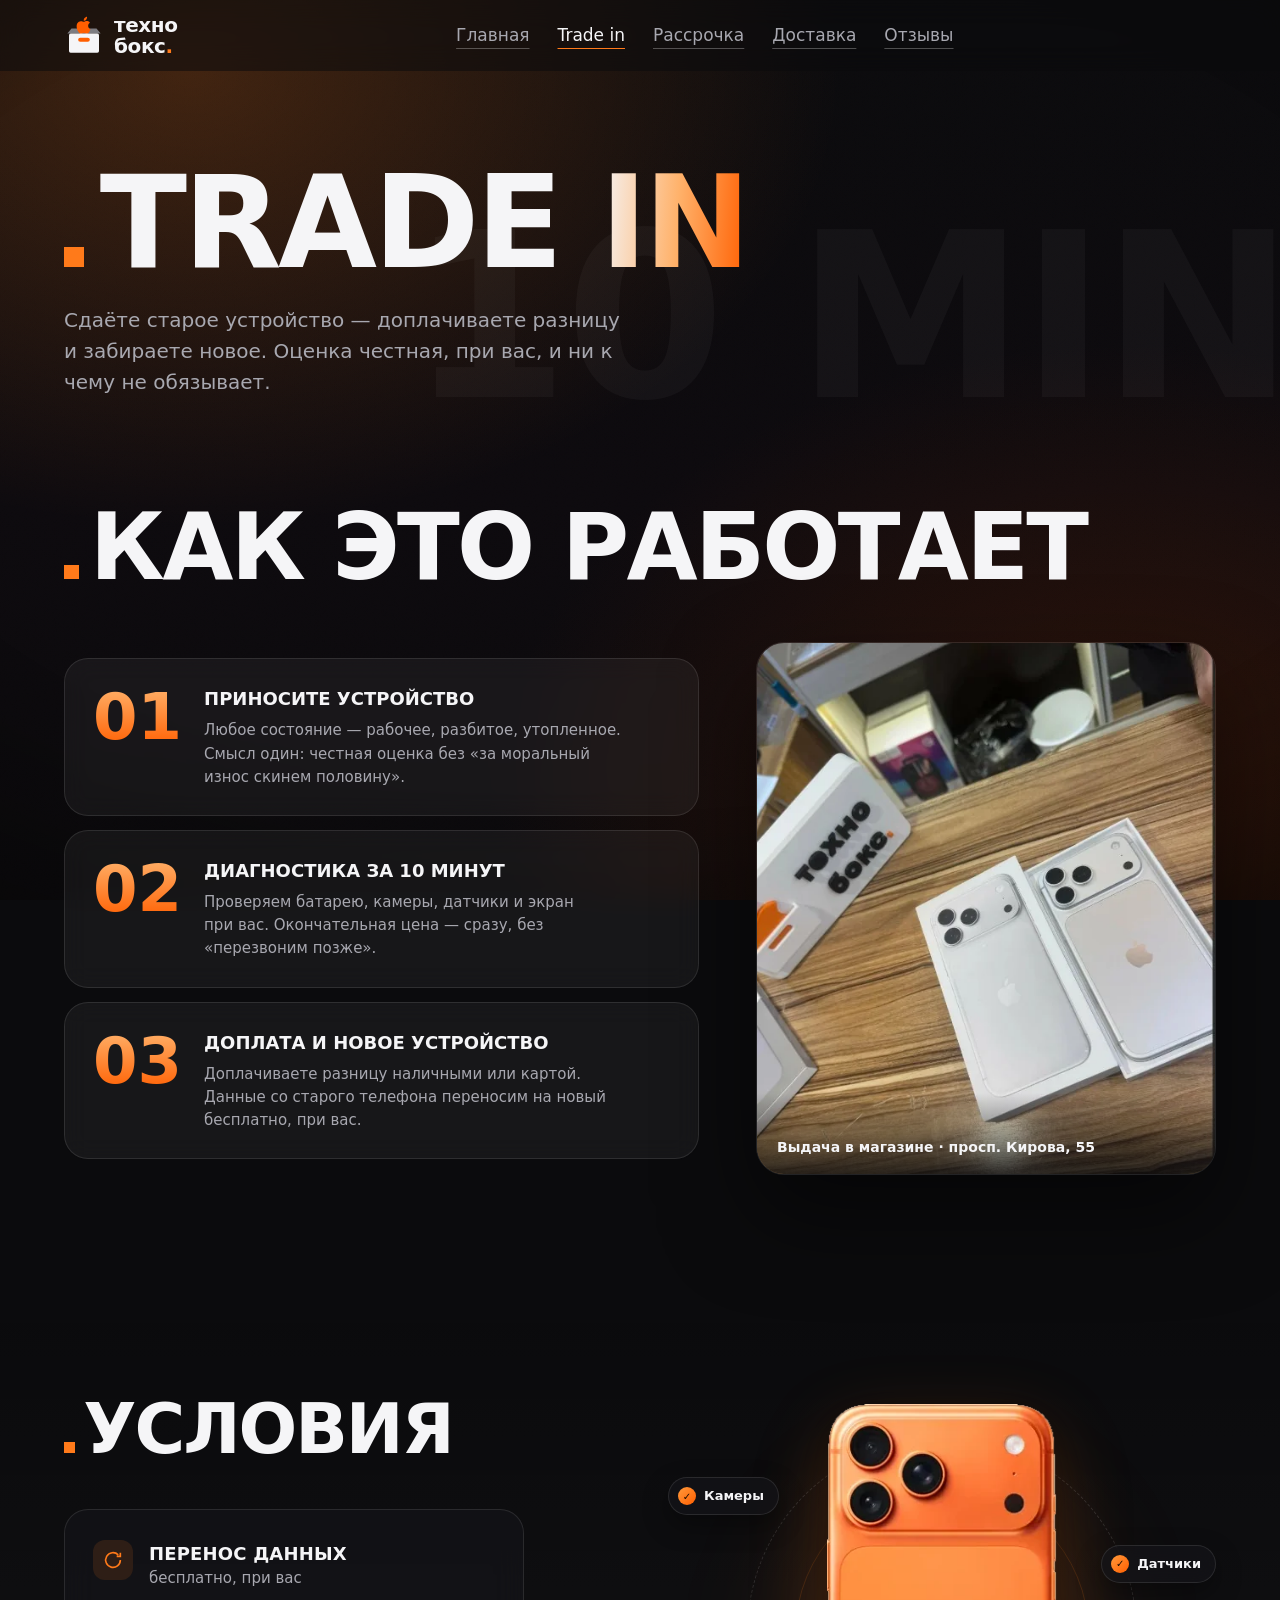
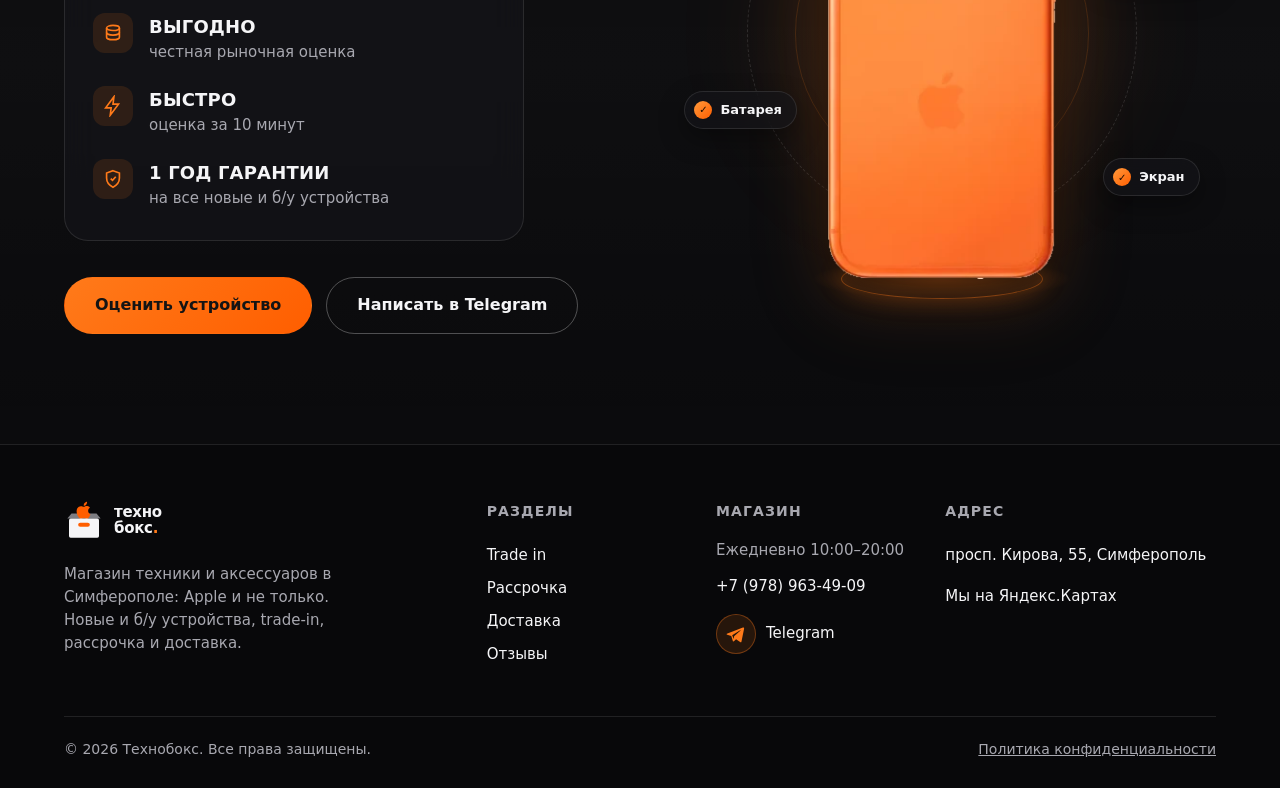
<file: tradein.html>
<!DOCTYPE html>
<html lang="ru">
<head>
  <meta charset="UTF-8">
  <meta name="viewport" content="width=device-width, initial-scale=1.0, viewport-fit=cover">
  <title>Trade in — сдай старое устройство в зачёт | Технобокс Симферополь</title>
  <meta name="description" content="Trade-in в Симферополе: честная рыночная оценка за 10 минут, бесплатный перенос данных, доплата на месте. Гарантия 1 год на новое устройство.">
  <link rel="canonical" href="https://fsduyx.github.io/techno/tradein.html">
  <meta name="theme-color" content="#0b0b0d">
  <meta name="color-scheme" content="dark">
  <meta property="og:site_name" content="Технобокс">
  <meta property="og:type" content="website">
  <meta property="og:locale" content="ru_RU">
  <meta property="og:title" content="Trade in — Технобокс Симферополь">
  <meta property="og:description" content="Оценка за 10 минут, перенос данных бесплатно, доплата на месте.">
  <meta property="og:url" content="https://fsduyx.github.io/techno/tradein.html">
  <meta property="og:image" content="https://fsduyx.github.io/techno/og-cover.jpg">
  <meta property="og:image:width" content="1200">
  <meta property="og:image:height" content="630">
  <meta name="twitter:card" content="summary_large_image">
  <link rel="icon" type="image/png" href="favicon.png">
  <link rel="apple-touch-icon" href="favicon.png">
  <script>document.documentElement.classList.add('js')</script>
  <link rel="stylesheet" href="main.css?v=0163cd73">
</head>

<body data-page="tradein">
  <a class="skip-link" href="#main">Перейти к содержимому</a>

  <div class="page-glow" aria-hidden="true"></div>
  <div class="page-grain" aria-hidden="true"></div>
  <div class="page-vignette" aria-hidden="true"></div>

  <header class="site-header" id="siteHeader">
    <div class="container header-inner">
      <button class="burger" id="burger" type="button" aria-label="Открыть меню"
              aria-controls="siteNav" aria-expanded="false">
        <span></span><span></span><span></span>
      </button>

      <nav class="site-nav" id="siteNav" aria-label="Основная навигация">
        <a class="nav-link" href="index.html">Главная</a>
        <a class="nav-link active" href="tradein.html" aria-current="page">Trade in</a>
        <a class="nav-link" href="installment.html">Рассрочка</a>
        <a class="nav-link" href="delivery.html">Доставка</a>
        <a class="nav-link" href="reviews.html">Отзывы</a>
        <div class="nav-extra">
          <p>Ежедневно 10:00–20:00</p>
          <a class="btn btn-primary" href="tel:+79789634909">+7 (978) 963-49-09</a>
          <a class="btn btn-ghost" href="https://t.me/techno_box82" target="_blank" rel="noopener noreferrer">Написать в Telegram</a>
        </div>
      </nav>

      <a class="logo" href="index.html" aria-label="Технобокс — на главную">
        <svg class="logo-mark" viewBox="0 0 48 48" aria-hidden="true" focusable="false">
          <path d="M9 15h30l5 6H4l5-6z" fill="#7d7d82"/>
          <path transform="translate(11.5 -1.5) scale(1.05)" fill="#ff5e00"
                d="M16.6 12.9c0-2.4 2-3.6 2.1-3.7-1.1-1.7-2.9-1.9-3.5-2-1.5-.1-2.9.9-3.7.9-.8 0-1.9-.9-3.2-.8-1.6 0-3.1 1-4 2.4-1.7 3-.4 7.4 1.2 9.8.8 1.2 1.8 2.5 3.1 2.4 1.2 0 1.7-.8 3.2-.8s1.9.8 3.2.8c1.3 0 2.2-1.2 3-2.4.9-1.4 1.3-2.7 1.3-2.8 0 0-2.6-1-2.7-3.8zM14.4 5.6c.7-.9 1.2-2.1 1-3.3-.9 0-2.1.7-2.8 1.5-.6.7-1.2 2-1 3.1 1 .1 2.1-.5 2.8-1.3z"/>
          <rect x="6" y="21" width="36" height="23" rx="2" fill="#f5f5f7"/>
          <rect x="17" y="26" width="14" height="5" rx="2.5" fill="#ff5e00"/>
        </svg>
        <span>техно<br>бокс<span class="logo-dot">.</span></span>
      </a>
    </div>
  </header>

  <main id="main">
    <!-- Hero страницы -->
    <section class="page-hero">
      <span class="ghost-word" aria-hidden="true">10 min</span>
      <div class="container">
        <h1 class="reveal"><span class="dot" aria-hidden="true"></span>Trade <span class="grad-text">in</span></h1>
        <p class="page-lead reveal">
          Сдаёте старое устройство — доплачиваете разницу и забираете новое.
          Оценка честная, при вас, и ни к чему не обязывает.
        </p>
      </div>
    </section>

    <!-- Шаги -->
    <section class="section--tight" aria-labelledby="steps-title">
      <div class="container">
        <h2 class="section-title reveal" id="steps-title">
          <span class="dot" aria-hidden="true"></span>Как это работает
        </h2>

        <div class="steps-layout">
          <div class="steps">
            <div class="step reveal">
              <span class="step-num" aria-hidden="true">01</span>
              <div>
                <h3>Приносите устройство</h3>
                <p>Любое состояние — рабочее, разбитое, утопленное. Смысл один: честная оценка без «за моральный износ скинем половину».</p>
              </div>
            </div>

            <div class="step reveal">
              <span class="step-num" aria-hidden="true">02</span>
              <div>
                <h3>Диагностика за 10 минут</h3>
                <p>Проверяем батарею, камеры, датчики и экран при вас. Окончательная цена — сразу, без «перезвоним позже».</p>
              </div>
            </div>

            <div class="step reveal">
              <span class="step-num" aria-hidden="true">03</span>
              <div>
                <h3>Доплата и новое устройство</h3>
                <p>Доплачиваете разницу наличными или картой. Данные со старого телефона переносим на новый бесплатно, при вас.</p>
              </div>
            </div>
          </div>

          <figure class="store-photo reveal">
            <img src="tradein-store.webp" width="540" height="626" loading="lazy" decoding="async"
                 alt="Два iPhone в коробках на деревянной стойке магазина Технобокс, рядом фирменная подставка с логотипом">
            <figcaption>Выдача в магазине · просп. Кирова, 55</figcaption>
          </figure>
        </div>
      </div>
    </section>

    <!-- Условия + фото -->
    <section class="section-alt" aria-labelledby="cond-title">
      <div class="container">
        <div class="split">
          <div>
            <h2 class="section-title reveal" id="cond-title">
              <span class="dot" aria-hidden="true"></span>Условия
            </h2>

            <div class="glass-list reveal">
              <div class="glass-item">
                <div class="ico"><svg viewBox="0 0 24 24" fill="none" stroke="currentColor" stroke-width="1.8"><path d="M20 12a8 8 0 1 1-2.3-5.6M20 4v4h-4"/></svg></div>
                <div><h3>Перенос данных</h3><p>бесплатно, при вас</p></div>
              </div>
              <div class="glass-item">
                <div class="ico"><svg viewBox="0 0 24 24" fill="none" stroke="currentColor" stroke-width="1.8"><ellipse cx="12" cy="6.5" rx="7" ry="2.8"/><path d="M5 6.5v5c0 1.5 3.1 2.8 7 2.8s7-1.3 7-2.8v-5"/><path d="M5 11.5v5c0 1.5 3.1 2.8 7 2.8s7-1.3 7-2.8v-5"/></svg></div>
                <div><h3>Выгодно</h3><p>честная рыночная оценка</p></div>
              </div>
              <div class="glass-item">
                <div class="ico"><svg viewBox="0 0 24 24" fill="none" stroke="currentColor" stroke-width="1.8"><path d="M13 2L4 14h6l-1 8 9-12h-6l1-8z"/></svg></div>
                <div><h3>Быстро</h3><p>оценка за 10 минут</p></div>
              </div>
              <div class="glass-item">
                <div class="ico"><svg viewBox="0 0 24 24" fill="none" stroke="currentColor" stroke-width="1.8"><path d="M12 3l7 2.5V11c0 4.5-3 8-7 10-4-2-7-5.5-7-10V5.5L12 3z"/><path d="M9.5 11.5l2 2 3.5-4"/></svg></div>
                <div><h3>1 год гарантии</h3><p>на все новые и б/у устройства</p></div>
              </div>
            </div>

            <div class="section-cta reveal">
              <a class="btn btn-primary" href="index.html#contact">Оценить устройство</a>
              <a class="btn btn-ghost" href="https://t.me/techno_box82" target="_blank" rel="noopener noreferrer">Написать в Telegram</a>
            </div>
          </div>

          <!-- Фото: iPhone на платформе, вокруг — метки диагностики -->
          <div class="photo-stage photo-scan reveal" aria-hidden="true">
            <div class="photo-halo"></div>
            <div class="scan-ring"></div>
            <div class="scan-floor"></div>
            <div class="scan-phone">
              <img src="iphone-scan.webp" width="240" height="495" alt="" loading="lazy" decoding="async">
            </div>
            <span class="scan-chip chip-cam">Камеры</span>
            <span class="scan-chip chip-sens">Датчики</span>
            <span class="scan-chip chip-batt">Батарея</span>
            <span class="scan-chip chip-screen">Экран</span>
          </div>
        </div>
      </div>
    </section>
  </main>

  <footer class="site-footer">
    <div class="container">
      <div class="footer-grid">
        <div class="footer-col">
          <a class="logo" href="index.html" aria-label="Технобокс — наверх">
            <svg class="logo-mark" viewBox="0 0 48 48" aria-hidden="true" focusable="false">
          <path d="M9 15h30l5 6H4l5-6z" fill="#7d7d82"/>
          <path transform="translate(11.5 -1.5) scale(1.05)" fill="#ff5e00"
                d="M16.6 12.9c0-2.4 2-3.6 2.1-3.7-1.1-1.7-2.9-1.9-3.5-2-1.5-.1-2.9.9-3.7.9-.8 0-1.9-.9-3.2-.8-1.6 0-3.1 1-4 2.4-1.7 3-.4 7.4 1.2 9.8.8 1.2 1.8 2.5 3.1 2.4 1.2 0 1.7-.8 3.2-.8s1.9.8 3.2.8c1.3 0 2.2-1.2 3-2.4.9-1.4 1.3-2.7 1.3-2.8 0 0-2.6-1-2.7-3.8zM14.4 5.6c.7-.9 1.2-2.1 1-3.3-.9 0-2.1.7-2.8 1.5-.6.7-1.2 2-1 3.1 1 .1 2.1-.5 2.8-1.3z"/>
          <rect x="6" y="21" width="36" height="23" rx="2" fill="#f5f5f7"/>
          <rect x="17" y="26" width="14" height="5" rx="2.5" fill="#ff5e00"/>
        </svg>
            <span>техно<br>бокс<span class="logo-dot">.</span></span>
          </a>
          <p>
            Магазин техники и аксессуаров в Симферополе: Apple и не только. Новые и б/у устройства, trade-in, рассрочка и доставка.
          </p>
        </div>

        <div class="footer-col">
          <h3>Разделы</h3>
          <a href="tradein.html">Trade in</a>
          <a href="installment.html">Рассрочка</a>
          <a href="delivery.html">Доставка</a>
          <a href="reviews.html">Отзывы</a>
        </div>

        <div class="footer-col">
          <h3>Магазин</h3>
          <p>Ежедневно 10:00–20:00</p>
          <a href="tel:+79789634909">+7 (978) 963-49-09</a>
          <a class="social-link" href="https://t.me/techno_box82" target="_blank" rel="noopener noreferrer" aria-label="Наш Telegram-канал: t.me/techno_box82">
            <span class="social-ico" aria-hidden="true"><svg viewBox="0 0 24 24" fill="currentColor" aria-hidden="true" focusable="false"><path d="M21.5 4.3 2.9 11.5c-1.3.5-1.2 1.2-.2 1.5l4.8 1.5 1.8 5.6c.2.6.1.8.7.8.5 0 .7-.2 1-.5l2.3-2.2 4.8 3.5c.9.5 1.5.2 1.7-.8L22.9 5.7c.3-1.2-.5-1.7-1.4-1.4zM8.6 13.6l9.6-6c.5-.3.9-.1.5.2l-7.8 7-.3 3.3-2-4.5z"/></svg></span>
            <span>Telegram</span>
          </a>
        </div>

        <div class="footer-col">
          <h3>Адрес</h3>
          <p><a href="https://yandex.ru/maps/146/simferopol/house/prospekt_kirova_55/Z00YdwdoT0ADQFpufXV0dnljYg==/" target="_blank" rel="noopener noreferrer">просп. Кирова, 55, Симферополь</a></p>
          <a href="https://yandex.ru/maps/org/tekhno_boks/146825804500/?indoorLevel=1&ll=34.108654%2C44.957506&z=17" target="_blank" rel="noopener noreferrer">Мы на Яндекс.Картах</a>
        </div>
      </div>

      <div class="footer-bottom">
        <p>© <span id="year">2026</span> Технобокс. Все права защищены.</p>
        <a href="privacy.html">Политика конфиденциальности</a>
      </div>
    </div>
  </footer>

  <script src="main.js?v=9632f119" defer></script>
</body>
</html>
</file>
<file: main.css>
/* ============================================================
   Технобокс — стили сайта (общие для всех страниц)

   Содержание
     1. Токены и сброс
     2. Фон страницы
     3. Шапка и навигация
     4. Кнопки, типографика
     5. Hero (главная и внутренние страницы)
     6. Секции и компоненты
     7. Форма, футер, toast
     8. Анимации и адаптив

   Подход: mobile-first (480 / 768 / 1024 / 1440), все цвета, отступы
   и слои — через переменные ниже. Без JS (html:not(.js)) всё видно.
   ============================================================ */

/* ---------- 1. Токены и сброс ---------- */

:root {
  --bg: #0b0b0d;
  --bg-2: #121216;
  --card: rgba(255, 255, 255, 0.05);
  --card-strong: rgba(22, 22, 26, 0.62);
  --border: rgba(255, 255, 255, 0.10);
  --border-hover: rgba(255, 122, 26, 0.55);
  --accent: #ff7a1a;
  --accent-deep: #ff5e00;
  --text: #f5f5f7;
  --muted: #a8a8b0;
  --star: #ffb800;
  --radius: 24px;
  --header-h: 72px;
  --danger: var(--danger);
  --font: system-ui, -apple-system, "Segoe UI", Roboto, "Helvetica Neue", Arial, sans-serif;

  --ease-out: cubic-bezier(0.22, 1, 0.36, 1);
  --t-card: 0.7s;  /* hover карточек (разделы, «почему мы», шаги) */
  --t-hover: 0.35s; /* скорость hover-эффектов: правится в одном месте */

  /* Слои (z-index) в одном месте */
  --z-bg: -3;
  --z-nav: 95;
  --z-header: 100;
  --z-skip: 200;
  --z-toast: 300;

  color-scheme: dark;
}

/* ---------- Сброс и база ---------- */

*, *::before, *::after { box-sizing: border-box; margin: 0; padding: 0; }

html {
  -webkit-text-size-adjust: 100%;
  text-size-adjust: 100%;
  scroll-behavior: smooth;
  scroll-padding-top: calc(var(--header-h) + 16px);
}

body {
  font-family: var(--font);
  background: var(--bg);
  color: var(--text);
  line-height: 1.55;
  -webkit-font-smoothing: antialiased;
  overflow-x: hidden;
}

body.no-scroll { overflow: hidden; }

h1, h2, h3 { text-wrap: balance; }
p { text-wrap: pretty; }

[hidden] { display: none !important; }

img, svg, video { display: block; max-width: 100%; }

a { color: inherit; }

button, input, select, textarea { font: inherit; color: inherit; }

:focus-visible {
  outline: 2px solid var(--accent);
  outline-offset: 3px;
  border-radius: 4px;
}

.skip-link {
  position: absolute;
  left: 16px;
  top: -48px;
  z-index: var(--z-skip);
  padding: 10px 16px;
  background: var(--accent);
  color: #141414;
  border-radius: 10px;
  font-weight: 700;
  text-decoration: none;
  transition: top 0.2s ease;
}
.skip-link:focus { top: 12px; }

.container {
  width: 100%;
  max-width: 1200px;
  margin: 0 auto;
  padding: 0 20px;
}

/* ---------- 2. Фон страницы: свечение, зерно, виньетка ---------- */

.page-glow {
  position: fixed;
  inset: 0;
  z-index: -3;
  pointer-events: none;
  background:
    radial-gradient(900px 620px at 82% 0%, rgba(255, 122, 26, 0.20), transparent 65%),
    radial-gradient(700px 520px at 95% 32%, rgba(255, 94, 0, 0.12), transparent 70%),
    radial-gradient(820px 600px at 0% 46%, rgba(255, 94, 0, 0.10), transparent 70%),
    radial-gradient(1000px 720px at 74% 102%, rgba(120, 40, 0, 0.34), transparent 70%),
    radial-gradient(620px 420px at 12% 88%, rgba(86, 22, 64, 0.16), transparent 75%),
    linear-gradient(180deg, #0b0b0d 0%, #0e0b10 55%, #0b0a0c 100%);
}

/* У каждой страницы — свой акцент свечения */
body[data-page="tradein"] .page-glow {
  background:
    radial-gradient(1000px 700px at 15% 8%, rgba(255, 122, 26, 0.22), transparent 65%),
    radial-gradient(900px 640px at 88% 88%, rgba(120, 40, 0, 0.32), transparent 70%),
    linear-gradient(180deg, #0b0b0d 0%, #0d0a0e 55%, #0b0a0c 100%);
}
body[data-page="installment"] .page-glow {
  background:
    radial-gradient(1000px 700px at 88% 10%, rgba(255, 122, 26, 0.24), transparent 65%),
    radial-gradient(760px 560px at 8% 92%, rgba(86, 22, 64, 0.22), transparent 75%),
    linear-gradient(180deg, #0b0b0d 0%, #0e0b10 55%, #0b0a0c 100%);
}
body[data-page="delivery"] .page-glow {
  background:
    radial-gradient(900px 640px at 50% 0%, rgba(255, 122, 26, 0.18), transparent 65%),
    radial-gradient(1000px 720px at 90% 96%, rgba(120, 40, 0, 0.30), transparent 70%),
    linear-gradient(180deg, #0b0b0d 0%, #0d0b10 55%, #0b0a0c 100%);
}
body[data-page="reviews"] .page-glow {
  background:
    radial-gradient(860px 600px at 20% 12%, rgba(255, 122, 26, 0.20), transparent 65%),
    radial-gradient(900px 640px at 85% 90%, rgba(86, 22, 64, 0.26), transparent 75%),
    linear-gradient(180deg, #0b0b0d 0%, #0e0b10 55%, #0b0a0c 100%);
}

.page-grain {
  position: fixed;
  inset: 0;
  z-index: -2;
  pointer-events: none;
  opacity: 0.055;
  mix-blend-mode: overlay;
  background-image: url("data:image/svg+xml,%3Csvg xmlns='http://www.w3.org/2000/svg' width='160' height='160'%3E%3Cfilter id='n'%3E%3CfeTurbulence type='fractalNoise' baseFrequency='0.9' numOctaves='2' stitchTiles='stitch'/%3E%3C/filter%3E%3Crect width='160' height='160' filter='url(%23n)' opacity='0.6'/%3E%3C/svg%3E");
}

.page-vignette {
  position: fixed;
  inset: 0;
  z-index: -1;
  pointer-events: none;
  background: radial-gradient(120% 92% at 50% 42%, transparent 52%, rgba(0, 0, 0, 0.52) 100%);
}

/* ---------- 3. Шапка и навигация ---------- */

.site-header {
  position: fixed;
  top: 0;
  left: 0;
  right: 0;
  z-index: var(--z-header);
  height: var(--header-h);
  border-bottom: 1px solid transparent;
  transition: border-color var(--t-hover) ease;
}

/* Фон и blur шапки вынесены в псевдоэлемент: backdrop-filter на самой
   шапке делает её «контейнером» для position: fixed у мобильного меню,
   из-за чего панель сжималась до высоты шапки, а текст меню
   оказывался поверх страницы без подложки */
.site-header::before {
  content: '';
  position: absolute;
  inset: 0;
  z-index: -1;
  background: rgba(11, 11, 13, 0.55);
  backdrop-filter: blur(14px);
  -webkit-backdrop-filter: blur(14px);
  transition: background var(--t-hover) ease;
}

.site-header.scrolled { border-color: var(--border); }
.site-header.scrolled::before { background: rgba(11, 11, 13, 0.82); }

.header-inner {
  height: 100%;
  display: flex;
  align-items: center;
  justify-content: space-between;
  gap: 16px;
}

.burger {
  position: relative;
  z-index: calc(var(--z-nav) + 1);
  display: inline-flex;
  flex-direction: column;
  justify-content: center;
  gap: 6px;
  width: 44px;
  height: 44px;
  padding: 10px;
  background: transparent;
  border: 0;
  cursor: pointer;
  border-radius: 10px;
}
.burger span {
  display: block;
  height: 3px;
  width: 24px;
  border-radius: 2px;
  background: #c9c9cf;
  transition: transform var(--t-hover) ease, opacity var(--t-hover) ease;
}
.burger:hover span { background: var(--accent); }
.burger.active span:nth-child(1) { transform: translateY(9px) rotate(45deg); }
.burger.active span:nth-child(2) { opacity: 0; }
.burger.active span:nth-child(3) { transform: translateY(-9px) rotate(-45deg); }

.site-nav { display: flex; align-items: center; gap: 28px; }

.nav-link {
  font-size: 17px;
  color: var(--muted);
  text-decoration: underline;
  text-decoration-color: rgba(255, 255, 255, 0.28);
  text-decoration-thickness: 1px;
  text-underline-offset: 7px;
  transition: color var(--t-hover) ease, text-decoration-color var(--t-hover) ease;
}
.nav-link:hover { color: var(--text); text-decoration-color: var(--accent); }
.nav-link.active { color: var(--text); text-decoration-color: var(--accent); }

.logo {
  display: inline-flex;
  align-items: center;
  gap: 10px;
  text-decoration: none;
  font-weight: 800;
  font-size: 20px;
  letter-spacing: -0.02em;
  line-height: 1.05;
  position: relative;
  z-index: calc(var(--z-nav) + 1);
}
.logo .logo-dot { color: var(--accent); }
.logo-mark { width: 40px; height: 40px; flex: none; }

/* ---------- 4. Кнопки и типографика ---------- */

.btn {
  display: inline-flex;
  align-items: center;
  justify-content: center;
  gap: 10px;
  padding: 15px 30px;
  border-radius: 999px;
  font-weight: 700;
  font-size: 16px;
  text-decoration: none;
  border: 1px solid transparent;
  cursor: pointer;
  transition: transform var(--t-hover) ease, box-shadow var(--t-hover) ease, background var(--t-hover) ease, border-color var(--t-hover) ease, color var(--t-hover) ease;
}
.btn-primary {
  background: linear-gradient(135deg, var(--accent), var(--accent-deep));
  color: #141414;
}
.btn-primary:hover {
  transform: translateY(-2px);
  box-shadow: 0 12px 30px rgba(255, 122, 26, 0.35);
}
.btn-primary:active { transform: translateY(0); }
.btn-ghost {
  background: transparent;
  color: var(--text);
  border-color: rgba(255, 255, 255, 0.28);
}
.btn-ghost:hover {
  border-color: var(--accent);
  color: var(--accent);
  transform: translateY(-2px);
}

/* ---------- Градиентный текст (Apple-стиль) ---------- */

.grad-text {
  background: linear-gradient(94deg, #f5f5f7 0%, #ffb26b 52%, #ff5e00 100%);
  -webkit-background-clip: text;
  background-clip: text;
  -webkit-text-fill-color: transparent;
  color: transparent;
}

/* ---------- 5. Hero главной — ровно весь экран ---------- */

.hero {
  position: relative;
  padding: calc(var(--header-h) + 64px) 0 96px;
  min-height: 100vh;   /* фолбэк для старых браузеров */
  min-height: 100svh;  /* точный экран телефона с адресной строкой */
  display: flex;
  align-items: center;
  /* Обрезаем только по бокам: снизу свечения не режутся линией,
     а плавно перетекают во вторую секцию */
  overflow-x: clip;
  overflow-y: visible;
}

.glow {
  position: absolute;
  border-radius: 50%;
  filter: blur(90px);
  opacity: 0.55;
  pointer-events: none;
}
.glow-1 {
  width: 480px; height: 480px;
  right: -80px; top: -120px;
  background: radial-gradient(circle, rgba(255, 122, 26, 0.5), transparent 65%);
  animation: drift 22s ease-in-out infinite alternate;
}
.glow-2 {
  width: 380px; height: 380px;
  left: -120px; bottom: -100px;
  background: radial-gradient(circle, rgba(255, 94, 0, 0.35), transparent 65%);
  animation: drift 26s ease-in-out infinite alternate-reverse;
}
@keyframes drift {
  from { transform: translate(0, 0) scale(1); }
  to   { transform: translate(-60px, 40px) scale(1.12); }
}

.hero-inner { position: relative; z-index: 2; max-width: 720px; }

.hero-title {
  font-size: clamp(31px, 6.5vw, 76px);
  font-weight: 800;
  line-height: 1.04;
  letter-spacing: -0.03em;
  text-transform: uppercase;
}
.hero-title .dot {
  display: inline-block;
  width: 0.18em;
  height: 0.18em;
  background: var(--accent);
  margin-right: 0.14em;
  animation: pulse 2.4s ease-in-out infinite;
}
@keyframes pulse {
  0%, 100% { opacity: 1; }
  50% { opacity: 0.35; }
}

.hero-sub {
  margin-top: 20px;
  font-size: clamp(16px, 2vw, 20px);
  color: var(--muted);
  max-width: 480px;
}

.hero-actions {
  margin-top: 36px;
  display: flex;
  flex-wrap: wrap;
  gap: 14px;
}

.hero-badges {
  margin-top: 40px;
  display: flex;
  flex-wrap: wrap;
  gap: 10px;
}
.badge {
  display: inline-flex;
  align-items: center;
  gap: 8px;
  padding: 9px 16px;
  border-radius: 999px;
  background: var(--card);
  border: 1px solid var(--border);
  backdrop-filter: blur(10px);
  -webkit-backdrop-filter: blur(10px);
  font-size: 14px;
  color: var(--muted);
}
.badge svg { width: 16px; height: 16px; color: var(--accent); flex: none; }

/* Фото iPhone в hero — угол корпуса с камерами, «растёт» из нижнего края.
   Высота = 80% hero (весь экран под шапкой), ширина подбирается сама */
.hero-photo {
  position: absolute;
  z-index: 1;
  right: 2%;
  bottom: 0;
  height: 80%;
  max-width: 46vw;
  pointer-events: none;
}
/* Ореол: мягкое оранжевое свечение вокруг телефона */
.hero-photo::before {
  content: '';
  position: absolute;
  inset: -10% -30%;
  background:
    radial-gradient(46% 42% at 50% 38%, rgba(255, 122, 26, 0.30), transparent 70%),
    radial-gradient(60% 46% at 50% 88%, rgba(255, 94, 0, 0.18), transparent 75%);
  filter: blur(46px);
  z-index: -1;
}
/* Свечение вешаем на обёртку, а маску — на саму картинку: иначе маска
   режет тень по границе файла и вокруг телефона появляется «рамка» */
.hero-photo-tilt {
  height: 100%;
  transition: transform var(--t-hover) ease-out;
  filter:
    drop-shadow(0 0 40px rgba(255, 122, 26, 0.26))
    drop-shadow(0 0 90px rgba(255, 94, 0, 0.16));
}
.hero-photo img {
  height: 100%;
  width: auto;
  max-width: 100%;
  object-fit: contain;
  object-position: bottom right;
  /* Низ телефона растворяется внутри самой картинки: нет ровного
     обрезанного края и видимых боковых граней у стыка */
  -webkit-mask-image: linear-gradient(180deg, #000 0, #000 44%, rgba(0,0,0,0.6) 62%, rgba(0,0,0,0.2) 78%, transparent 92%);
          mask-image: linear-gradient(180deg, #000 0, #000 44%, rgba(0,0,0,0.6) 62%, rgba(0,0,0,0.2) 78%, transparent 92%);
}

/* ---------- Hero внутренних страниц ---------- */

.page-hero {
  padding: calc(var(--header-h) + 88px) 0 64px;
  position: relative;
}
.page-hero h1 {
  font-size: clamp(52px, 11vw, 128px);
  font-weight: 800;
  line-height: 0.98;
  letter-spacing: -0.03em;
  text-transform: uppercase;
}
.page-hero h1 .dot {
  display: inline-block;
  width: 0.16em;
  height: 0.16em;
  background: var(--accent);
  margin-right: 0.12em;
}
.page-hero .page-lead {
  margin-top: 20px;
  max-width: 560px;
  color: var(--muted);
  font-size: clamp(16px, 2vw, 20px);
}

/* Призрачное слово-деталь на фоне */
.ghost-word {
  position: absolute;
  right: -10px;
  top: 30%;
  z-index: -1;
  font-size: clamp(90px, 18vw, 240px);
  font-weight: 800;
  text-transform: uppercase;
  letter-spacing: -0.02em;
  color: rgba(255, 255, 255, 0.035);
  pointer-events: none;
  user-select: none;
  white-space: nowrap;
}

/* ---------- 6. Секции и компоненты ---------- */

section { position: relative; padding: 96px 0; }

.section-title {
  font-size: clamp(40px, 8vw, 92px);
  font-weight: 800;
  line-height: 1;
  letter-spacing: -0.03em;
  text-transform: uppercase;
}
.section-title .dot {
  display: inline-block;
  width: 0.16em;
  height: 0.16em;
  background: var(--accent);
  margin-right: 0.12em;
}
.section-title .dot-end {
  display: inline-block;
  width: 0.16em;
  height: 0.16em;
  background: var(--accent);
  margin-left: 0.12em;
}

.section-lead {
  margin-top: 18px;
  max-width: 560px;
  color: var(--muted);
  font-size: 17px;
}

.section-alt { background: linear-gradient(180deg, transparent, rgba(255,255,255,0.02), transparent); }

.split {
  display: grid;
  grid-template-columns: 1fr;
  gap: 48px;
  align-items: center;
}

.section-cta { margin-top: 36px; display: flex; flex-wrap: wrap; gap: 14px; }

/* ---------- Стеклянные списки ---------- */

.glass-list {
  margin-top: 44px;
  max-width: 460px;
  padding: 30px 28px;
  border-radius: var(--radius);
  background: var(--card-strong);
  border: 1px solid var(--border);
  backdrop-filter: blur(16px);
  -webkit-backdrop-filter: blur(16px);
  display: grid;
  gap: 22px;
}

.glass-item { display: flex; align-items: flex-start; gap: 16px; }
.glass-item .ico {
  flex: none;
  width: 40px;
  height: 40px;
  display: grid;
  place-items: center;
  border-radius: 12px;
  background: rgba(255, 122, 26, 0.12);
  color: var(--accent);
}
.glass-item .ico svg { width: 22px; height: 22px; }

.glass-item h3 {
  font-size: 18px;
  font-weight: 800;
  text-transform: uppercase;
  letter-spacing: 0.01em;
}
.glass-item p { color: var(--muted); font-size: 15px; }

/* ---------- Секция «Наш магазин» (фото витрины) ---------- */

.store-grid {
  margin-top: 48px;
  display: grid;
  grid-template-columns: 1fr;
  gap: 40px;
  align-items: center;
}
.store-shell {
  border-radius: 28px;
  overflow: hidden;
  border: 1px solid var(--border);
  box-shadow: 0 40px 90px rgba(0, 0, 0, 0.5);
}
.store-shell img {
  width: 100%;
  height: 100%;
  object-fit: cover;
}

/* ---------- Плитки категорий (главная) ---------- */

.cat-grid {
  margin-top: 48px;
  display: grid;
  grid-template-columns: 1fr;
  gap: 18px;
}
.cat-card {
  position: relative;
  display: block;
  padding: 34px 30px;
  border-radius: var(--radius);
  background: var(--card);
  border: 1px solid var(--border);
  backdrop-filter: blur(12px);
  -webkit-backdrop-filter: blur(12px);
  text-decoration: none;
  overflow: hidden;
  transition: transform var(--t-card) var(--ease-out), border-color var(--t-card) var(--ease-out), background var(--t-card) var(--ease-out);
}
.cat-card:hover {
  transform: translateY(-6px);
  border-color: var(--border-hover);
  background: rgba(255, 122, 26, 0.06);
}
.cat-card h3 {
  font-size: clamp(24px, 3.4vw, 34px);
  font-weight: 800;
  text-transform: uppercase;
  letter-spacing: -0.01em;
}
.cat-card p { margin-top: 8px; color: var(--muted); font-size: 15px; max-width: 400px; }
.cat-card .cat-arrow {
  position: absolute;
  right: 26px;
  top: 30px;
  width: 34px;
  height: 34px;
  display: grid;
  place-items: center;
  border-radius: 50%;
  border: 1px solid var(--border);
  color: var(--accent);
  transition: transform var(--t-card) var(--ease-out), background var(--t-card) var(--ease-out), border-color var(--t-card) var(--ease-out);
}
.cat-card:hover .cat-arrow {
  transform: translateX(6px);
  background: rgba(255, 122, 26, 0.14);
  border-color: var(--border-hover);
}
.cat-card .cat-detail {
  margin-top: 22px;
  display: inline-flex;
  align-items: baseline;
  gap: 8px;
  font-size: 14px;
  color: var(--muted);
}
.cat-card .cat-detail strong {
  font-size: 22px;
  font-weight: 800;
}

/* ---------- Преимущества ---------- */

.adv-grid {
  margin-top: 48px;
  display: grid;
  grid-template-columns: 1fr;
  gap: 18px;
}
.adv-card {
  padding: 28px 24px;
  border-radius: var(--radius);
  background: var(--card);
  border: 1px solid var(--border);
  backdrop-filter: blur(12px);
  -webkit-backdrop-filter: blur(12px);
  transition: transform var(--t-card) var(--ease-out), border-color var(--t-card) var(--ease-out), background var(--t-card) var(--ease-out);
}
.adv-card:hover {
  transform: translateY(-6px);
  border-color: var(--border-hover);
  background: rgba(255, 122, 26, 0.06);
}
.adv-card .ico {
  width: 48px;
  height: 48px;
  display: grid;
  place-items: center;
  border-radius: 14px;
  background: linear-gradient(135deg, rgba(255,122,26,.22), rgba(255,94,0,.10));
  color: var(--accent);
  margin-bottom: 18px;
}
.adv-card .ico svg { width: 26px; height: 26px; }
.adv-card h3 {
  font-size: 18px;
  font-weight: 800;
  text-transform: uppercase;
}
.adv-card p { margin-top: 8px; color: var(--muted); font-size: 15px; }

/* ---------- Шаги (Trade in) ---------- */

.steps {
  margin-top: 48px;
  display: grid;
  gap: 14px;
  counter-reset: step;
}
.step {
  display: flex;
  align-items: flex-start;
  gap: 22px;
  padding: 26px 28px;
  border-radius: var(--radius);
  background: var(--card);
  border: 1px solid var(--border);
  backdrop-filter: blur(12px);
  -webkit-backdrop-filter: blur(12px);
  transition: transform var(--t-card) var(--ease-out), border-color var(--t-card) var(--ease-out);
}
.step:hover { transform: translateX(6px); border-color: var(--border-hover); }
.step-num {
  flex: none;
  font-size: clamp(40px, 6vw, 64px);
  font-weight: 800;
  line-height: 1;
  background: linear-gradient(180deg, #ffb26b, #ff5e00);
  -webkit-background-clip: text;
  background-clip: text;
  -webkit-text-fill-color: transparent;
  color: transparent;
}
.step h3 {
  font-size: 18px;
  font-weight: 800;
  text-transform: uppercase;
}
.step p { margin-top: 6px; color: var(--muted); font-size: 15px; max-width: 420px; }

/* ---------- Большие цифры (Рассрочка) ---------- */

.num-grid {
  margin-top: 48px;
  display: grid;
  grid-template-columns: 1fr;
  gap: 18px;
}
.num-card {
  padding: 30px 26px;
  border-radius: var(--radius);
  background: var(--card);
  border: 1px solid var(--border);
  backdrop-filter: blur(12px);
  -webkit-backdrop-filter: blur(12px);
}
.num-card .big-num {
  font-size: clamp(52px, 8vw, 96px);
  font-weight: 800;
  line-height: 1;
  letter-spacing: -0.02em;
  background: linear-gradient(180deg, #f5f5f7 10%, #ffb26b 60%, #ff5e00 110%);
  -webkit-background-clip: text;
  background-clip: text;
  -webkit-text-fill-color: transparent;
  color: transparent;
}
.num-card p { margin-top: 10px; color: var(--muted); font-size: 15px; }
.num-card .bar {
  margin-top: 18px;
  height: 6px;
  border-radius: 999px;
  background: rgba(255, 255, 255, 0.08);
  overflow: hidden;
}
.num-card .bar i {
  display: block;
  height: 100%;
  border-radius: 999px;
  background: linear-gradient(90deg, var(--accent), var(--accent-deep));
  transform-origin: left;
  transform: scaleX(0);
  transition: transform 1.2s cubic-bezier(0.22, 0.9, 0.28, 1) 0.2s;
}
.num-card.is-visible .bar i { transform: scaleX(var(--bar, 0.5)); }

/* ---------- Калькулятор рассрочки ---------- */

.calc-card {
  margin-top: 44px;
  padding: 34px 30px;
  border-radius: var(--radius);
  background: var(--card-strong);
  border: 1px solid var(--border);
  backdrop-filter: blur(16px);
  -webkit-backdrop-filter: blur(16px);
}
.calc-card h3 {
  font-size: 24px;
  font-weight: 800;
  text-transform: uppercase;
}
.calc-field { margin-top: 24px; }
.calc-field label {
  display: flex;
  justify-content: space-between;
  align-items: baseline;
  margin-bottom: 12px;
  font-size: 14px;
  font-weight: 700;
  color: var(--muted);
}
.calc-field output {
  font-size: 18px;
  font-weight: 800;
  color: var(--text);
}
.calc-field input[type="range"] {
  width: 100%;
  accent-color: var(--accent);
  cursor: pointer;
}
.calc-result {
  margin-top: 28px;
  padding-top: 24px;
  border-top: 1px solid var(--border);
}
.calc-result .calc-label { font-size: 14px; color: var(--muted); }
.calc-result .big {
  font-size: clamp(44px, 6vw, 72px);
  font-weight: 800;
  line-height: 1.05;
  letter-spacing: -0.02em;
}
.calc-note { margin-top: 10px; font-size: 13px; color: var(--muted); }

/* ---------- Карта (Доставка) ---------- */

.map-card {
  position: relative;
  border-radius: var(--radius);
  border: 1px solid var(--border);
  background: #101014;
  min-height: 340px;
  overflow: hidden;
}
.map-card iframe {
  position: absolute;
  inset: 0;
  width: 100%;
  height: 100%;
  border: 0;
}
.map-pano-link,
.map-open-link {
  position: absolute;
  bottom: 16px;
  z-index: 2;
  display: inline-flex;
  align-items: center;
  gap: 8px;
  padding: 10px 18px;
  border-radius: 999px;
  background: rgba(11, 11, 13, 0.78);
  border: 1px solid var(--border);
  color: var(--text);
  font-size: 14px;
  font-weight: 700;
  text-decoration: none;
  backdrop-filter: blur(10px);
  -webkit-backdrop-filter: blur(10px);
  transition: transform var(--t-hover) ease, border-color var(--t-hover) ease;
}
.map-pano-link { left: 16px; border-color: var(--border-hover); }
.map-open-link { right: 16px; }
.map-pano-link:hover,
.map-open-link:hover { transform: translateY(-2px); border-color: var(--accent); }

/* ---------- Таймлайн доставки ---------- */

.timeline {
  margin-top: 44px;
  position: relative;
  display: grid;
  gap: 26px;
  padding-left: 30px;
  max-width: 460px;
}
.timeline::before {
  content: '';
  position: absolute;
  left: 8px;
  top: 8px;
  bottom: 8px;
  width: 2px;
  background: repeating-linear-gradient(180deg, var(--border-hover) 0 6px, transparent 6px 14px);
}
.timeline-item { position: relative; }
.timeline-item::before {
  content: '';
  position: absolute;
  left: -30px;
  top: 6px;
  width: 18px;
  height: 18px;
  border-radius: 50%;
  background: var(--bg);
  border: 3px solid var(--accent);
}
.timeline-item h3 {
  font-size: 17px;
  font-weight: 800;
  text-transform: uppercase;
}
.timeline-item p { color: var(--muted); font-size: 15px; margin-top: 4px; }

/* ---------- Фото-декор страниц ---------- */

.photo-stage {
  position: relative;
  display: grid;
  place-items: center;
  min-height: 380px;
}
.photo-stage:not(.photo-check):not(.photo-scan) img {
  animation: floatPhoto 10s ease-in-out infinite;
}
.photo-stage img {
  width: min(380px, 80%);
  height: auto;
  filter:
    drop-shadow(0 40px 64px rgba(255, 122, 26, 0.26))
    drop-shadow(0 14px 26px rgba(0, 0, 0, 0.5));
}

@keyframes floatPhoto {
  0%, 100% { transform: translateY(0) rotate(-1.2deg); }
  50%      { transform: translateY(-3%) rotate(-0.8deg); }
}

.photo-halo {
  position: absolute;
  width: 70%;
  aspect-ratio: 1;
  border-radius: 50%;
  background: radial-gradient(circle, rgba(255, 122, 26, 0.22), transparent 65%);
  filter: blur(40px);
  z-index: -1;
}

/* Сцена напротив блока «Проверка» (Доставка): коробка крупная, стоит
   на «полу» — без парения, со своей тенью на поверхности */
.split.split-check { align-items: end; }
.photo-stage.photo-check {
  display: block;
  min-height: 0;
  padding-bottom: 26px;
}
.photo-stage.photo-check img {
  width: 100%;
  max-width: none;
  height: auto;
  filter: drop-shadow(0 0 46px rgba(255, 122, 26, 0.16));
}
.photo-stage.photo-check .photo-halo {
  width: 90%;
  max-width: 640px;
  left: 5%;
  top: 6%;
}
/* Тень и тёплый отсвет на полу под коробкой */
.photo-stage.photo-check::after {
  content: '';
  position: absolute;
  left: 8%;
  right: 8%;
  bottom: 2px;
  height: 46px;
  background:
    radial-gradient(50% 50% at 50% 50%, rgba(0, 0, 0, 0.75), transparent 72%),
    radial-gradient(60% 80% at 50% 70%, rgba(255, 122, 26, 0.18), transparent 75%);
  filter: blur(7px);
  z-index: -1;
}

/* Trade in: шаги + фото магазина */
.steps-layout {
  margin-top: 48px;
  display: grid;
  gap: 32px;
  align-items: center;
}
.steps-layout .steps { margin-top: 0; }
.store-photo {
  position: relative;
  max-width: 460px;
  border-radius: 28px;
  overflow: hidden;
  border: 1px solid var(--border);
  box-shadow: 0 40px 90px rgba(0, 0, 0, 0.5);
}
.store-photo img { width: 100%; height: auto; }
.store-photo figcaption {
  position: absolute;
  left: 0;
  right: 0;
  bottom: 0;
  padding: 44px 20px 16px;
  font-size: 14px;
  font-weight: 600;
  color: var(--text);
  background: linear-gradient(180deg, transparent, rgba(11, 11, 13, 0.82));
}
@media (min-width: 1024px) {
  .steps-layout { grid-template-columns: 1.15fr 0.85fr; gap: 48px; }
  .store-photo { justify-self: end; }
}

/* Заголовки в половинных колонках: точка не отрывается от слова
   (длинное «МАРШРУТЫ» не влезало в колонку и переносило точку выше) */
.split .section-title { white-space: nowrap; }
@media (min-width: 1024px) {
  .split .section-title { font-size: clamp(44px, 5.4vw, 80px); }
}

/* Коробка на странице «Доставка» чуть правее (на десктопе) */
@media (min-width: 1024px) {
  .photo-stage.photo-check img { transform: translateX(11%); }
  .photo-stage.photo-check .photo-halo { left: 16%; }
  .photo-stage.photo-check::after { left: 19%; right: -3%; }
}

/* Сцена Trade in: iPhone стоит на подсвеченной платформе, вокруг —
   метки диагностики; тонкая линия сканера проходит по корпусу */
.photo-stage.photo-scan {
  display: flex;
  align-items: flex-end;
  justify-content: center;
  min-height: 470px;
  padding-bottom: 46px;
  isolation: isolate;
}
.photo-stage.photo-scan .photo-halo {
  left: 50%;
  top: 44%;
  width: min(460px, 92%);
  transform: translate(-50%, -50%);
}
.scan-ring {
  position: absolute;
  left: 50%;
  top: 44%;
  width: min(390px, 88%);
  aspect-ratio: 1;
  transform: translate(-50%, -50%);
  border-radius: 50%;
  border: 1px dashed rgba(255, 255, 255, 0.12);
  z-index: -1;
}
.scan-ring::after {
  content: '';
  position: absolute;
  inset: 12%;
  border-radius: 50%;
  border: 1px solid rgba(255, 122, 26, 0.16);
}

/* Платформа под телефоном */
.scan-floor {
  position: absolute;
  left: 50%;
  bottom: 18px;
  width: min(360px, 84%);
  height: 56px;
  transform: translateX(-50%);
  border-radius: 50%;
  background:
    radial-gradient(50% 50% at 50% 50%, rgba(255, 122, 26, 0.34), rgba(255, 122, 26, 0.08) 55%, transparent 72%);
  z-index: -1;
}
.scan-floor::before {
  content: '';
  position: absolute;
  inset: 8px 22%;
  border-radius: 50%;
  border: 1px solid rgba(255, 122, 26, 0.55);
  box-shadow: 0 0 22px rgba(255, 122, 26, 0.35), inset 0 0 18px rgba(255, 122, 26, 0.18);
}

.scan-phone {
  position: relative;
  width: min(230px, 58%);
  z-index: 1;
}
.photo-stage.photo-scan .scan-phone img {
  width: 100%;
  height: auto;
  filter:
    drop-shadow(0 22px 34px rgba(255, 122, 26, 0.2))
    drop-shadow(0 8px 16px rgba(0, 0, 0, 0.6));
}

/* Линия сканера */
.scan-phone::after {
  content: '';
  position: absolute;
  left: 4%;
  right: 4%;
  top: 4%;
  height: 56px;
  pointer-events: none;
  background:
    linear-gradient(180deg, transparent, rgba(255, 138, 40, 0.22)),
    linear-gradient(90deg, transparent, #ffb066 50%, transparent) bottom / 100% 2px no-repeat;
  opacity: 0;
  animation: scanSweep 5.5s ease-in-out infinite;
}
@keyframes scanSweep {
  0%   { top: 3%;  opacity: 0; }
  12%  { opacity: 1; }
  55%  { top: 86%; opacity: 1; }
  68%  { top: 86%; opacity: 0; }
  100% { top: 86%; opacity: 0; }
}

/* Метки диагностики */
.scan-chip {
  position: absolute;
  z-index: 2;
  display: inline-flex;
  align-items: center;
  gap: 8px;
  padding: 8px 14px 8px 9px;
  font-size: 13px;
  font-weight: 600;
  color: var(--text);
  background: var(--card-strong);
  border: 1px solid var(--border);
  border-radius: 999px;
  backdrop-filter: blur(10px);
  -webkit-backdrop-filter: blur(10px);
  box-shadow: 0 10px 26px rgba(0, 0, 0, 0.35);
}
.scan-chip::before {
  content: '✓';
  display: grid;
  place-items: center;
  width: 18px;
  height: 18px;
  border-radius: 50%;
  font-size: 10px;
  font-weight: 800;
  color: #1a0b00;
  background: linear-gradient(135deg, #ff9a3c, var(--accent-deep));
}
.scan-chip.chip-cam    { top: 14%; left: 0; }
.scan-chip.chip-sens   { top: 27%; right: 0; }
.scan-chip.chip-batt   { top: 55%; left: 3%; }
.scan-chip.chip-screen { top: 68%; right: 3%; }

@media (max-width: 479px) {
  .photo-stage.photo-scan { min-height: 420px; }
  .scan-chip { font-size: 12px; padding: 7px 12px 7px 8px; }
  .scan-chip.chip-cam  { left: -2%; }
  .scan-chip.chip-sens { right: -2%; }
}

/* ---------- Отзывы ---------- */

.reviews-head {
  display: flex;
  flex-direction: column;
  gap: 20px;
  align-items: flex-start;
}

.rating-line {
  display: flex;
  align-items: center;
  gap: 12px;
  color: var(--muted);
  font-size: 15px;
}
.rating-line .stars { display: inline-flex; gap: 3px; }
.rating-line .star { width: 20px; height: 20px; fill: var(--star); }

.review-chips { display: flex; gap: 14px; }
.chip {
  display: grid;
  place-items: center;
  width: 56px;
  height: 56px;
  border-radius: 18px;
  background: #fff;
  text-decoration: none;
  transition: transform var(--t-hover) ease, box-shadow var(--t-hover) ease;
}
.chip:hover { transform: translateY(-4px); box-shadow: 0 10px 24px rgba(0,0,0,.45); }
.chip svg { width: 30px; height: 30px; }
.chip-pin { color: #ff3d3d; }
.chip-tg { color: #29a9eb; }

.reviews-grid {
  margin-top: 48px;
  columns: 1;
  column-gap: 20px;
}
.review-card {
  break-inside: avoid;
  margin-bottom: 20px;
  padding: 26px;
  border-radius: 28px;
  background: #fbfbfd;
  color: #1c1c21;
  box-shadow: 0 18px 40px rgba(0, 0, 0, 0.35);
  transition: transform var(--t-hover) ease, box-shadow var(--t-hover) ease;
}
.review-card:hover {
  transform: translateY(-4px);
  box-shadow: 0 26px 52px rgba(0, 0, 0, 0.45);
}
/* Лёгкое чередование наклона — живость сетки */
.review-card:nth-child(odd)  { rotate: -0.4deg; }
.review-card:nth-child(even) { rotate: 0.4deg; }

.review-top {
  display: flex;
  align-items: center;
  gap: 12px;
  margin-bottom: 12px;
}
.avatar {
  flex: none;
  width: 44px;
  height: 44px;
  border-radius: 50%;
  display: grid;
  place-items: center;
  font-weight: 800;
  color: #fff;
  font-size: 17px;
}
.av-1 { background: linear-gradient(135deg, #ff7a9c, #b0368a); }
.av-2 { background: linear-gradient(135deg, #57c7ff, #2a6df4); }
.av-3 { background: linear-gradient(135deg, #59d68a, #1e9e57); }
.av-4 { background: linear-gradient(135deg, #ffc456, #ef7d1a); }
.av-5 { background: linear-gradient(135deg, #b48cff, #6a3df0); }

.review-author { font-weight: 700; font-size: 15px; line-height: 1.25; }
.review-level { color: #8d8d95; font-size: 13px; }

.review-meta {
  display: flex;
  align-items: center;
  gap: 8px;
  margin-bottom: 10px;
}
.review-meta .star { width: 17px; height: 17px; fill: var(--star); }
.review-date { color: #8d8d95; font-size: 13px; }

.review-text { font-size: 15px; line-height: 1.55; }

/* ---------- 7. Форма, футер, toast ---------- */

.contact-wrap {
  display: grid;
  grid-template-columns: 1fr;
  gap: 48px;
  align-items: start;
}

.contact-form {
  display: grid;
  gap: 18px;
  padding: 32px 28px;
  border-radius: var(--radius);
  background: var(--card-strong);
  border: 1px solid var(--border);
  backdrop-filter: blur(16px);
  -webkit-backdrop-filter: blur(16px);
}

.field label {
  display: block;
  margin-bottom: 8px;
  font-size: 14px;
  font-weight: 700;
  color: var(--muted);
}

.field input,
.field select,
.field textarea {
  width: 100%;
  padding: 14px 16px;
  border-radius: 14px;
  background: rgba(255, 255, 255, 0.05);
  border: 1px solid var(--border);
  color: var(--text);
  transition: border-color var(--t-hover) ease, background var(--t-hover) ease;
}
.field textarea { resize: vertical; min-height: 96px; }

.field input:focus,
.field select:focus,
.field textarea:focus {
  outline: none;
  border-color: var(--accent);
  background: rgba(255, 122, 26, 0.06);
}

.field select {
  appearance: none;
  -webkit-appearance: none;
  background-image: url("data:image/svg+xml;charset=UTF-8,%3Csvg xmlns='http://www.w3.org/2000/svg' width='12' height='8' viewBox='0 0 12 8'%3E%3Cpath d='M1 1l5 5 5-5' fill='none' stroke='%23a8a8b0' stroke-width='2' stroke-linecap='round'/%3E%3C/svg%3E");
  background-repeat: no-repeat;
  background-position: right 16px center;
  padding-right: 40px;
}
.field select option { background: #16161a; color: var(--text); }

.field-error {
  display: none;
  margin-top: 6px;
  font-size: 13px;
  color: var(--danger);
}
.field.invalid input { border-color: var(--danger); }
.field.invalid .field-error { display: block; }

.consent {
  display: flex;
  align-items: flex-start;
  gap: 10px;
  font-size: 13px;
  color: var(--muted);
}
.consent input {
  flex: none;
  width: 18px;
  height: 18px;
  margin-top: 2px;
  accent-color: var(--accent);
}
.consent.invalid { color: var(--danger); }

.form-note { font-size: 13px; color: var(--muted); }

/* ---------- Футер ---------- */

.site-footer {
  border-top: 1px solid var(--border);
  background: #08080a;
  padding: 56px 0 28px;
}
.footer-grid {
  display: grid;
  grid-template-columns: 1fr;
  gap: 36px;
}
.footer-col h3 {
  font-size: 14px;
  text-transform: uppercase;
  letter-spacing: 0.08em;
  color: var(--muted);
  margin-bottom: 16px;
}
.footer-col a {
  display: block;
  color: var(--text);
  text-decoration: none;
  padding: 5px 0;
  font-size: 15px;
  transition: color var(--t-hover) ease;
}
.footer-col a:hover { color: var(--accent); }
.footer-col a.logo { display: inline-flex; padding: 0; }
.footer-col p { color: var(--muted); font-size: 15px; margin-bottom: 8px; }

.footer-bottom {
  margin-top: 44px;
  padding-top: 22px;
  border-top: 1px solid var(--border);
  display: flex;
  flex-wrap: wrap;
  gap: 12px;
  justify-content: space-between;
  color: var(--muted);
  font-size: 14px;
}
.footer-bottom a { color: var(--muted); }
.footer-bottom a:hover { color: var(--accent); }

/* ---------- Toast ---------- */

.toast {
  position: fixed;
  left: 50%;
  bottom: 28px;
  transform: translate(-50%, 20px);
  z-index: var(--z-toast);
  max-width: calc(100% - 32px);
  padding: 16px 24px;
  border-radius: 16px;
  background: #1d1d22;
  border: 1px solid var(--border-hover);
  box-shadow: 0 16px 40px rgba(0, 0, 0, 0.5);
  color: var(--text);
  font-size: 15px;
  opacity: 0;
  visibility: hidden;
  transition: opacity 0.3s ease, transform 0.3s ease, visibility 0.3s;
}
.toast.show {
  opacity: 1;
  visibility: visible;
  transform: translate(-50%, 0);
}

/* ---------- 8. Появление при скролле и адаптив ---------- */

.js .reveal {
  opacity: 0;
  transform: translateY(24px);
  transition: opacity 0.7s ease, transform 0.7s var(--ease-out);
}
.js .reveal.is-visible {
  opacity: 1;
  transform: none;
}

/* Карточки с анимацией появления: появление — 0.7s, hover — медленнее и плавнее.
   Нужно отдельное правило, иначе .js .reveal перебивает их transition. */
.js .cat-card.reveal,
.js .adv-card.reveal,
.js .step.reveal {
  transition:
    opacity 0.7s ease,
    transform var(--t-card) var(--ease-out),
    border-color var(--t-card) ease,
    background var(--t-card) ease;
}

/* Без JS полоски в карточках рассрочки сразу заполнены */
html:not(.js) .num-card .bar i { transform: scaleX(var(--bar, 0.5)); }

/* ---------- Адаптив ---------- */

@media (min-width: 480px) {
  .container { padding: 0 24px; }
}

@media (min-width: 768px) {
  .adv-grid { grid-template-columns: repeat(2, 1fr); }
  .cat-grid { grid-template-columns: repeat(2, 1fr); }
  .num-grid { grid-template-columns: repeat(3, 1fr); }
  .reviews-grid { columns: 2; }
  .footer-grid { grid-template-columns: repeat(2, 1fr); }
  .store-grid { grid-template-columns: 1.1fr 0.9fr; }
  .store-shell { max-height: 620px; }
  section { padding: 110px 0; }
}

@media (min-width: 1024px) {
  .split { grid-template-columns: 1fr 1fr; gap: 56px; }
  /* Сцене с коробкой отдаём больше ширины — 60/40 */
  .split.split-check { grid-template-columns: 0.72fr 1.28fr; gap: 40px; }
  .contact-wrap { grid-template-columns: 1fr 1.2fr; }
  .footer-grid { grid-template-columns: 2fr 1fr 1fr 1.4fr; }
}

@media (min-width: 1440px) {
  .container { max-width: 1280px; }
}

@media (max-width: 1023px) {
  /* ---------- Мобильная боковая панель ---------- */
  .site-nav {
    position: fixed;
    inset: 0 auto 0 0;
    z-index: var(--z-nav);
    width: min(320px, 84vw);
    flex-direction: column;
    align-items: stretch;
    justify-content: flex-start;
    gap: 0;
    padding: calc(var(--header-h) + 12px) 28px max(28px, env(safe-area-inset-bottom));
    overflow-y: auto;
    overscroll-behavior: contain;
    background: #0c0c0f;
    border-right: 1px solid var(--border);
    box-shadow: 24px 0 64px rgba(0, 0, 0, 0.5);
    transform: translateX(-100%);
    visibility: hidden;
    transition: transform 0.38s var(--ease-out), visibility 0.38s;
  }
  .site-nav.open {
    transform: translateX(0);
    visibility: visible;
  }

  /* Подпись раздела */
  .site-nav::before {
    content: "Меню";
    margin-bottom: 10px;
    font-size: 12px;
    font-weight: 700;
    letter-spacing: 0.14em;
    text-transform: uppercase;
    color: var(--muted);
  }

  /* Пункты: крупный текст без рамок, активный — с оранжевым квадратом */
  .site-nav .nav-link {
    display: flex;
    align-items: center;
    padding: 11px 0;
    font-size: 28px;
    font-weight: 700;
    line-height: 1.15;
    letter-spacing: -0.025em;
    color: #8d8d95;
    text-decoration: none;
    opacity: 0;
    transform: translateX(-12px);
    transition: opacity 0.35s ease, transform 0.35s ease, color var(--t-hover) ease;
  }
  .site-nav .nav-link::before {
    content: "";
    flex: none;
    width: 0;
    height: 10px;
    margin-right: 0;
    border-radius: 2px;
    background: var(--accent);
    transition: width var(--t-hover) var(--ease-out), margin-right var(--t-hover) var(--ease-out);
  }
  .site-nav .nav-link:hover,
  .site-nav .nav-link:focus-visible { color: var(--text); }
  .site-nav .nav-link.active { color: var(--text); }
  .site-nav .nav-link.active::before {
    width: 10px;
    margin-right: 14px;
  }
  .site-nav .nav-link:last-of-type { margin-bottom: 28px; }

  /* Пункты выезжают по очереди, когда панель открыта */
  .site-nav.open .nav-link { opacity: 1; transform: none; }
  .site-nav.open .nav-link:nth-of-type(1) { transition-delay: 0.08s; }
  .site-nav.open .nav-link:nth-of-type(2) { transition-delay: 0.12s; }
  .site-nav.open .nav-link:nth-of-type(3) { transition-delay: 0.16s; }
  .site-nav.open .nav-link:nth-of-type(4) { transition-delay: 0.20s; }
  .site-nav.open .nav-link:nth-of-type(5) { transition-delay: 0.24s; }

  /* Связь внизу панели */
  .site-nav .nav-extra {
    margin-top: auto;
    display: grid;
    gap: 10px;
    padding-top: 20px;
    border-top: 1px solid var(--border);
  }
  .site-nav .nav-extra p {
    margin: 0 0 4px;
    font-size: 14px;
    color: var(--muted);
  }
  .site-nav .nav-extra .btn {
    width: 100%;
    padding: 14px 20px;
    font-size: 16px;
  }

  /* Затемнение страницы под открытой панелью */
  body.no-scroll::after {
    content: "";
    position: fixed;
    inset: 0;
    z-index: calc(var(--z-nav) - 5);
    background: rgba(0, 0, 0, 0.6);
    -webkit-backdrop-filter: blur(3px);
    backdrop-filter: blur(3px);
    animation: navFade 0.3s ease both;
  }
  @keyframes navFade { from { opacity: 0; } }

  /* Пока панель открыта, шапка прозрачная, а логотип не мешает панели */
  body.no-scroll .site-header { border-color: transparent; }
  body.no-scroll .site-header::before {
    background: transparent;
    -webkit-backdrop-filter: none;
    backdrop-filter: none;
  }
  .logo { transition: opacity 0.2s ease; }
  body.no-scroll .logo { opacity: 0; pointer-events: none; }

  @media (prefers-reduced-motion: reduce) {
    .site-nav,
    .site-nav .nav-link,
    body.no-scroll::after { transition: none; animation: none; }
  }

  /* Hero на телефоне: текст сверху, iPhone выходит из нижнего края */
  .hero {
    flex-direction: column;
    align-items: stretch;
    justify-content: flex-start;
    padding-top: calc(var(--header-h) + 28px);
    padding-bottom: 0;
  }
  .hero-sub { margin-top: 14px; }
  .hero-actions { margin-top: 24px; gap: 10px; flex-wrap: nowrap; }
  .hero-actions .btn { padding: 14px 20px; font-size: 15px; white-space: nowrap; }
  .hero-badges { margin-top: 22px; gap: 8px; }
  .badge { padding: 7px 12px; font-size: 13px; }
  .hero-photo {
    position: relative;
    order: 2;
    right: auto;
    align-self: flex-end;
    height: min(46svh, 420px);
    max-width: 78vw;
    margin-top: 28px;
    margin-right: -4vw;
  }
}

@media (min-width: 1024px) {
  .burger { display: none; }
  /* Логотип слева, навигация по центру после него */
  .logo { order: -1; }
  .site-nav { margin-inline: auto; }
  .site-nav .nav-extra { display: none; }
}

@media (prefers-reduced-motion: reduce) {
  html { scroll-behavior: auto; }
  *, *::before, *::after {
    animation-duration: 0.01ms !important;
    animation-iteration-count: 1 !important;
    transition-duration: 0.01ms !important;
  }
  .js .reveal { opacity: 1; transform: none; }
  .hero-photo-tilt { transform: none !important; }
  .num-card .bar i { transform: scaleX(var(--bar, 0.5)); }
}


/* ---------- Honeypot, пояснение к форме, страница политики ---------- */

.hp { position: absolute; left: -9999px; width: 1px; height: 1px; overflow: hidden; }

.form-privacy { margin-top: 14px; font-size: 13px; color: var(--muted); line-height: 1.5; }
.form-privacy a, .consent a { color: var(--accent); }

.legal { max-width: 760px; }
.legal h2 {
  margin: 40px 0 12px;
  font-size: clamp(20px, 3vw, 26px);
  font-weight: 800;
  letter-spacing: -0.01em;
}
.legal p, .legal li { color: var(--muted); font-size: 16px; line-height: 1.65; }
.legal p + p, .legal ul, .legal p + ul { margin-top: 12px; }
.legal ul { padding-left: 22px; }
.legal li + li { margin-top: 6px; }
.legal a { color: var(--accent); }
.legal .todo { background: rgba(255, 122, 26, 0.16); color: var(--text); padding: 0 6px; border-radius: 6px; }


/* ---------- Иконка Telegram в футере ---------- */
.footer-col a.social-link {
  display: inline-flex;
  align-items: center;
  gap: 10px;
  margin-top: 6px;
  text-decoration: none;
}
.social-ico {
  display: grid;
  place-items: center;
  width: 40px;
  height: 40px;
  border-radius: 50%;
  color: var(--accent);
  background: rgba(255, 122, 26, 0.12);
  border: 1px solid rgba(255, 122, 26, 0.35);
  transition: background var(--t-hover) ease, color var(--t-hover) ease, transform var(--t-hover) ease;
}
.social-ico svg { width: 20px; height: 20px; margin-left: -1px; }
.footer-col a.social-link:hover .social-ico,
.footer-col a.social-link:focus-visible .social-ico {
  background: var(--accent);
  color: #0b0b0d;
  transform: translateY(-2px);
}


/* ---------- Утилиты (вместо inline-стилей в разметке) ---------- */

.section--tight { padding-top: 40px; }
.section--flush { padding-top: 24px; }

.glass-list--flush { margin-top: 0; }
.rating-line--page { margin-top: 24px; }
.page-title--long { font-size: clamp(36px, 7vw, 84px); }

.link-accent { color: var(--accent); text-decoration: none; font-weight: 700; }

.field .optional { font-weight: 400; opacity: 0.7; }
.field .optional::before { content: "— "; }

.consent label { margin: 0; font-weight: 400; }
.field-error--consent { display: block; margin-top: -10px; }

.footer-col > .logo + p { margin-top: 14px; max-width: 280px; }
</file>
